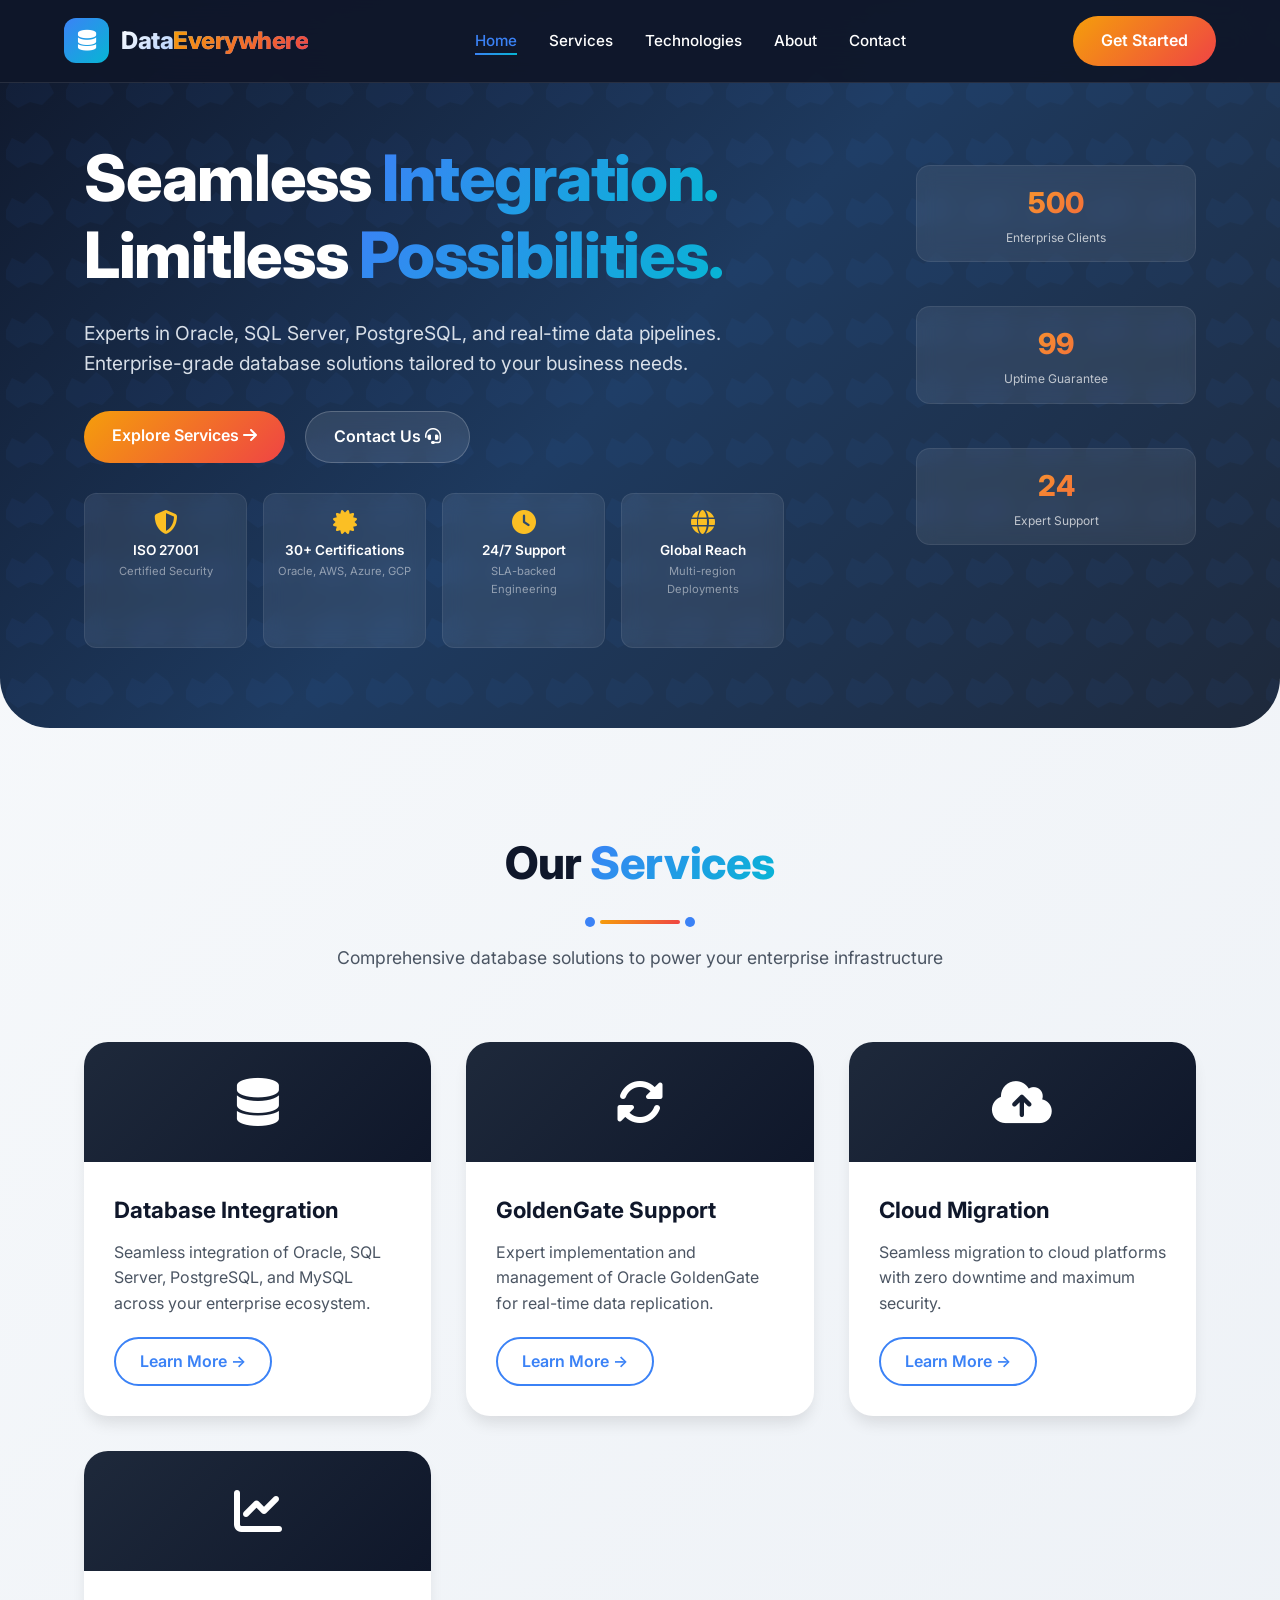
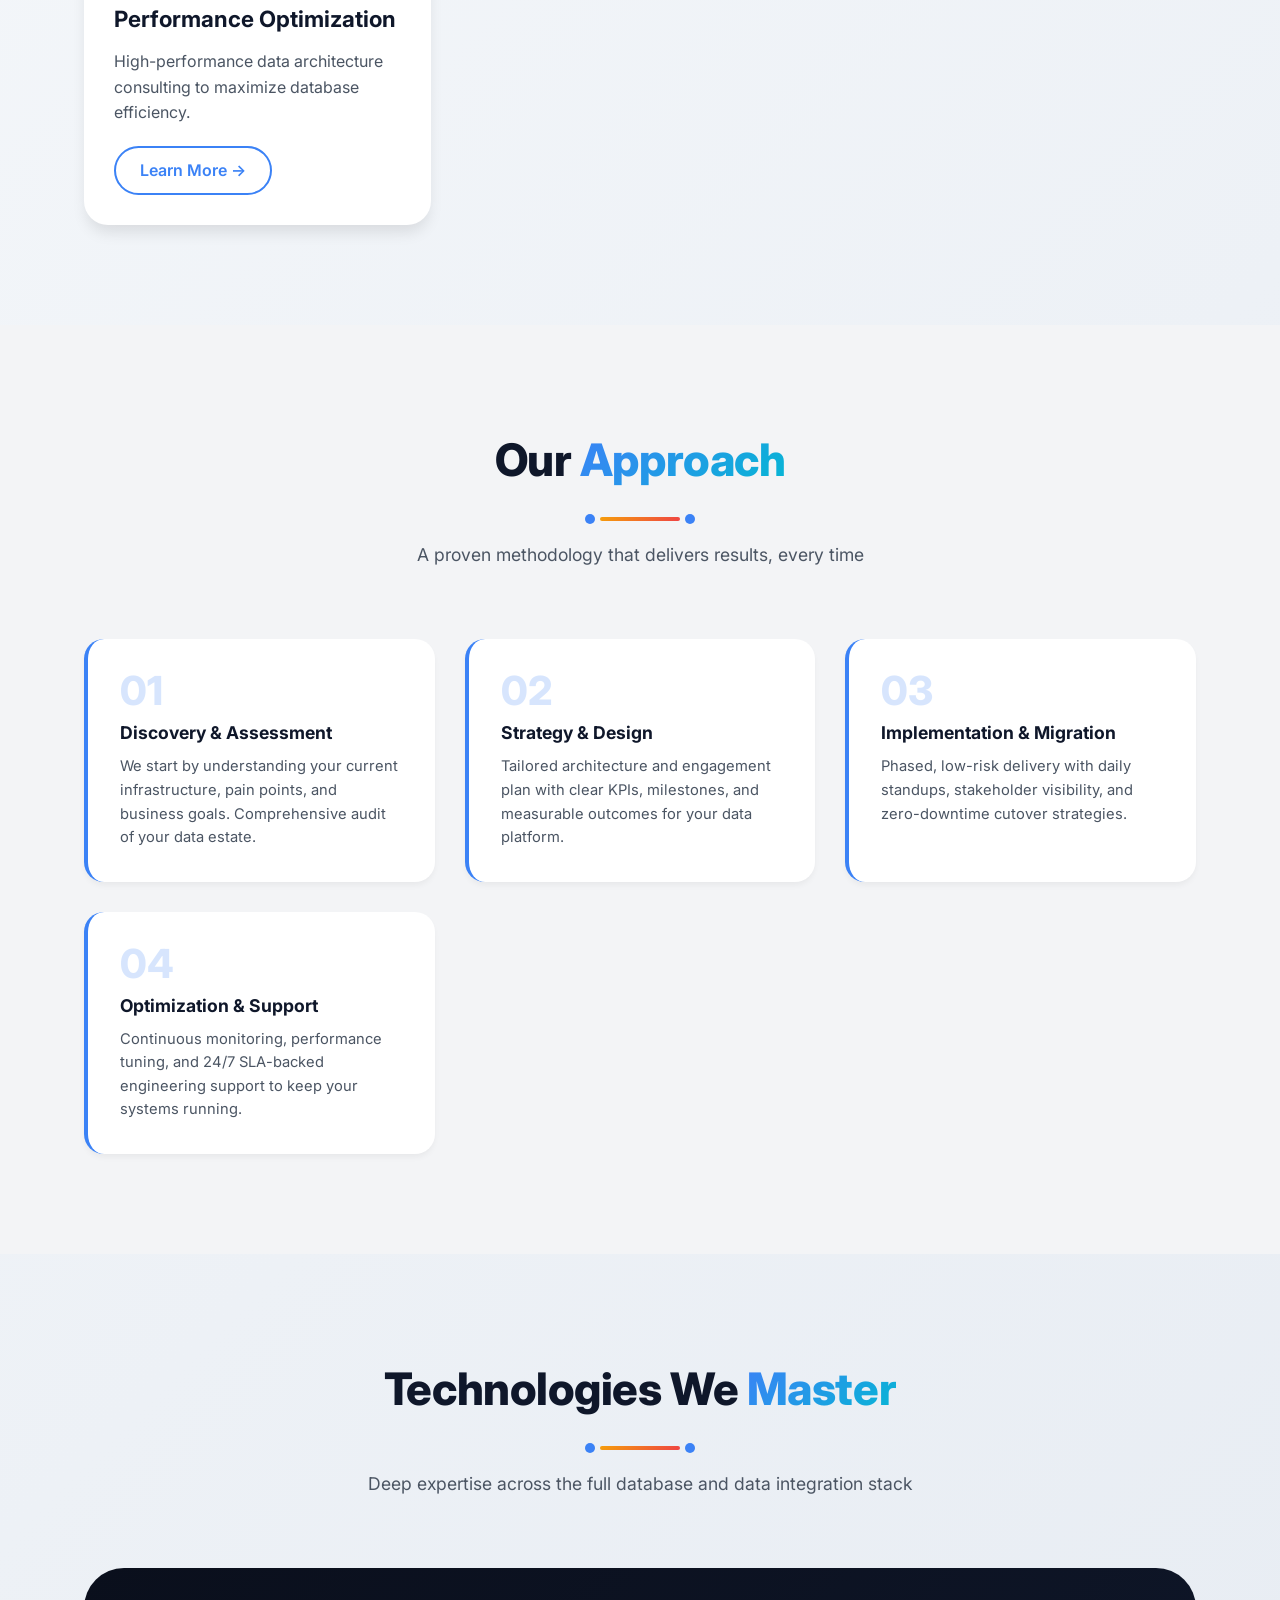
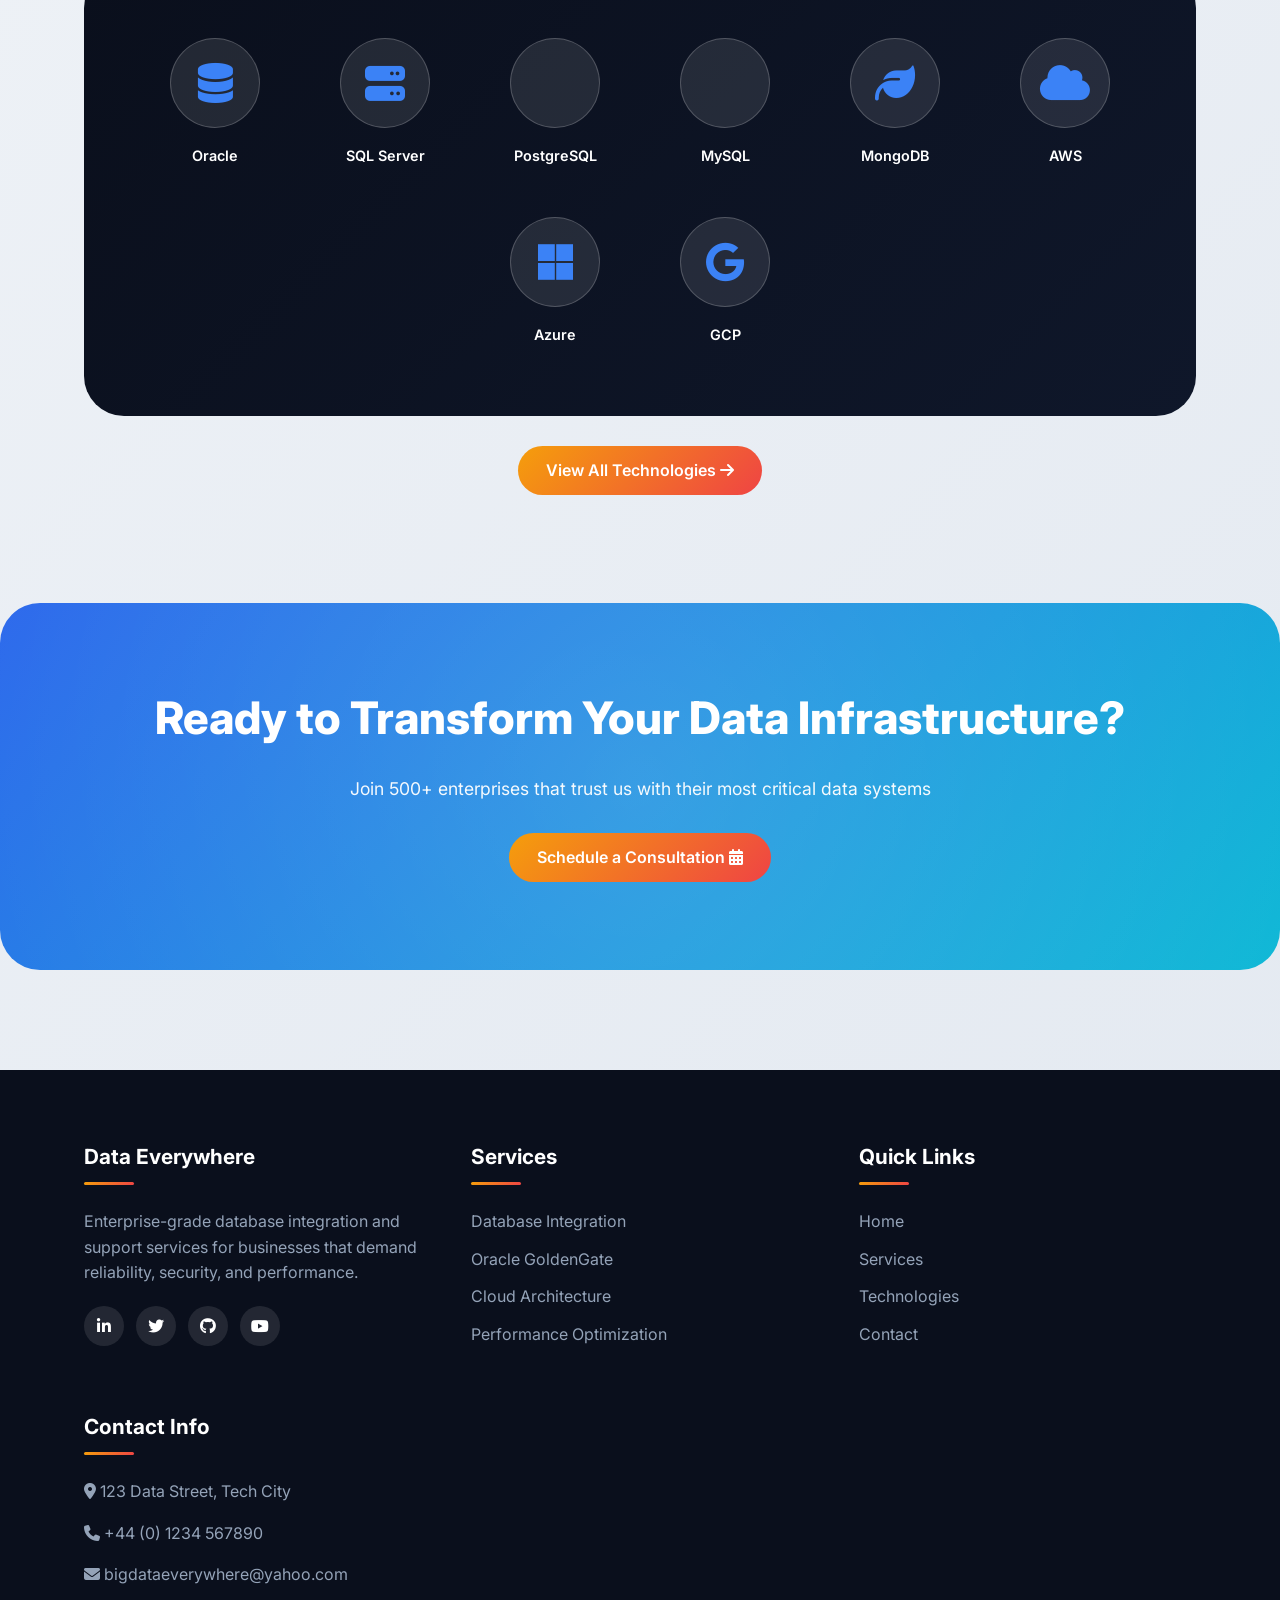
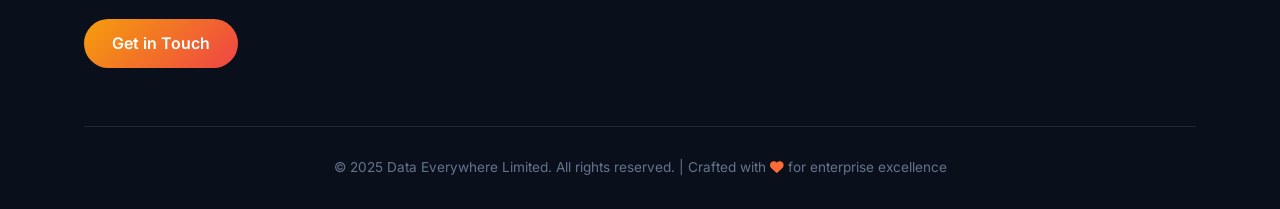
<file: index.html>
<!DOCTYPE html>
<html lang="en">
<head>
  <meta charset="UTF-8" />
  <meta name="viewport" content="width=device-width, initial-scale=1.0" />
  <title>Data Everywhere Limited | Enterprise Database Solutions</title>
  <link href="https://fonts.googleapis.com/css2?family=Inter:wght@300;400;500;600;700;800&display=swap" rel="stylesheet" />
  <link rel="stylesheet" href="https://cdnjs.cloudflare.com/ajax/libs/font-awesome/6.4.0/css/all.min.css" />
  <link rel="stylesheet" href="css/style.css" />
  <style>
    .trust-badge-grid {
      display: grid;
      grid-template-columns: repeat(auto-fit, minmax(150px, 1fr));
      gap: 16px;
      margin-top: 30px;
    }
    .trust-badge {
      background: rgba(255,255,255,0.08);
      backdrop-filter: blur(10px);
      border-radius: 12px;
      padding: 16px 14px;
      text-align: center;
      border: 1px solid rgba(255,255,255,0.08);
    }
    .trust-badge i {
      font-size: 1.5rem;
      color: var(--accent-light);
      margin-bottom: 6px;
    }
    .trust-badge h4 {
      color: white;
      font-size: 0.85rem;
      margin-bottom: 2px;
      font-weight: 600;
    }
    .trust-badge p {
      color: rgba(255,255,255,0.5);
      font-size: 0.7rem;
    }
    .approach-grid {
      display: grid;
      grid-template-columns: repeat(auto-fit, minmax(260px, 1fr));
      gap: 30px;
      margin-top: 30px;
    }
    .approach-card {
      background: var(--bg-card);
      border-radius: 20px;
      padding: 32px;
      box-shadow: var(--shadow-sm);
      border-left: 4px solid var(--secondary);
      transition: all 0.3s ease;
    }
    .approach-card:hover {
      transform: translateY(-6px);
      box-shadow: var(--shadow-md);
    }
    .approach-card .step-num {
      font-size: 2.5rem;
      font-weight: 800;
      color: var(--secondary);
      opacity: 0.2;
      margin-bottom: 8px;
      line-height: 1;
    }
    .approach-card h4 {
      color: var(--primary);
      font-size: 1.1rem;
      font-weight: 700;
      margin-bottom: 8px;
    }
    .approach-card p {
      color: var(--text-light);
      font-size: 0.92rem;
      line-height: 1.6;
    }
    .hero-wrapper {
      display: grid;
      grid-template-columns: 1fr 280px;
      gap: 40px;
      align-items: start;
    }
    .hero-content-wrapper {
      min-width: 0;
    }
    .floating-stats-wrapper {
      display: flex;
      flex-direction: column;
      gap: 14px;
      padding-top: 10px;
    }
    .floating-stats-wrapper .stat-card {
      background: rgba(255, 255, 255, 0.08);
      backdrop-filter: blur(10px);
      border-radius: 14px;
      padding: 14px 20px;
      text-align: center;
      border: 1px solid rgba(255,255,255,0.08);
      transition: all 0.3s ease;
      animation: none;
    }
    .floating-stats-wrapper .stat-card:hover {
      background: rgba(255, 255, 255, 0.15);
      transform: translateX(4px);
    }
    .floating-stats-wrapper .stat-number {
      font-size: 1.8rem;
      font-weight: 800;
      background: linear-gradient(135deg, #fbbf24, #ef4444);
      -webkit-background-clip: text;
      background-clip: text;
      color: transparent;
    }
    .floating-stats-wrapper .stat-label {
      font-size: 0.75rem;
      color: rgba(255, 255, 255, 0.7);
      margin-top: 2px;
    }
    .hero {
      padding: 140px 0 80px;
    }
    .section.alt {
      background: var(--bg-light);
    }
    @media (max-width: 992px) {
      .hero-wrapper {
        grid-template-columns: 1fr;
        gap: 30px;
      }
      .floating-stats-wrapper {
        display: grid;
        grid-template-columns: repeat(3, 1fr);
        gap: 14px;
      }
    }
    @media (max-width: 576px) {
      .floating-stats-wrapper {
        grid-template-columns: 1fr;
      }
      .trust-badge-grid {
        grid-template-columns: repeat(2, 1fr);
      }
    }
  </style>
</head>
<body>
  <header>
    <div class="container header-container">
      <a href="index.html" class="logo">
        <div class="logo-icon"><i class="fas fa-database"></i></div>
        <h1>Data<span>Everywhere</span></h1>
      </a>
      <nav>
        <ul id="nav-menu">
          <li><a href="index.html" class="active">Home</a></li>
          <li><a href="services.html">Services</a></li>
          <li><a href="technologies.html">Technologies</a></li>
          <li><a href="about.html">About</a></li> 
          <li><a href="contact.html">Contact</a></li>
        </ul>
      </nav>
      <a href="contact.html" class="cta-button" data-testid="header-get-started-btn">Get Started</a>
      <button class="mobile-menu-btn" onclick="toggleMenu()"><i class="fas fa-bars"></i></button>
    </div>
  </header>

  <main>
    <section class="hero">
      <div class="container">
        <div class="hero-wrapper">
          <div class="hero-content-wrapper">
            <div class="hero-content">
              <h2>Seamless <span>Integration.</span><br />Limitless <span>Possibilities.</span></h2>
              <p>Experts in Oracle, SQL Server, PostgreSQL, and real-time data pipelines. Enterprise-grade database solutions tailored to your business needs.</p>
              <div class="hero-buttons">
                <a href="services.html" class="cta-button" data-testid="hero-explore-services-btn">Explore Services <i class="fas fa-arrow-right"></i></a>
                <a href="contact.html" class="secondary-button" data-testid="hero-contact-btn">Contact Us <i class="fas fa-headset"></i></a>
              </div>
              <div class="trust-badge-grid">
                <div class="trust-badge">
                  <i class="fas fa-shield-alt"></i>
                  <h4>ISO 27001</h4>
                  <p>Certified Security</p>
                </div>
                <div class="trust-badge">
                  <i class="fas fa-certificate"></i>
                  <h4>30+ Certifications</h4>
                  <p>Oracle, AWS, Azure, GCP</p>
                </div>
                <div class="trust-badge">
                  <i class="fas fa-clock"></i>
                  <h4>24/7 Support</h4>
                  <p>SLA-backed Engineering</p>
                </div>
                <div class="trust-badge">
                  <i class="fas fa-globe"></i>
                  <h4>Global Reach</h4>
                  <p>Multi-region Deployments</p>
                </div>
              </div>
            </div>
          </div>
          <div class="floating-stats-wrapper">
            <div class="stat-card">
              <div class="stat-number">500+</div>
              <div class="stat-label">Enterprise Clients</div>
            </div>
            <div class="stat-card">
              <div class="stat-number">99.9%</div>
              <div class="stat-label">Uptime Guarantee</div>
            </div>
            <div class="stat-card">
              <div class="stat-number">24/7</div>
              <div class="stat-label">Expert Support</div>
            </div>
          </div>
        </div>
      </div>
    </section>

    <section class="section">
      <div class="container">
        <div class="section-title">
          <h2>Our <span>Services</span></h2>
          <div class="title-line"></div>
          <p>Comprehensive database solutions to power your enterprise infrastructure</p>
        </div>
        <div class="services-grid">
          <div class="service-card" data-testid="service-card-database-integration">
            <div class="service-icon"><i class="fas fa-database"></i></div>
            <div class="service-content">
              <h3>Database Integration</h3>
              <p>Seamless integration of Oracle, SQL Server, PostgreSQL, and MySQL across your enterprise ecosystem.</p>
              <a href="database-integration.html" class="secondary-button-dark">Learn More →</a>
            </div>
          </div>
          <div class="service-card" data-testid="service-card-goldengate">
            <div class="service-icon"><i class="fas fa-sync-alt"></i></div>
            <div class="service-content">
              <h3>GoldenGate Support</h3>
              <p>Expert implementation and management of Oracle GoldenGate for real-time data replication.</p>
              <a href="oracle-goldengate.html" class="secondary-button-dark">Learn More →</a>
            </div>
          </div>
          <div class="service-card" data-testid="service-card-cloud-migration">
            <div class="service-icon"><i class="fas fa-cloud-upload-alt"></i></div>
            <div class="service-content">
              <h3>Cloud Migration</h3>
              <p>Seamless migration to cloud platforms with zero downtime and maximum security.</p>
              <a href="cloud-migration.html" class="secondary-button-dark">Learn More →</a>
            </div>
          </div>
          <div class="service-card" data-testid="service-card-performance">
            <div class="service-icon"><i class="fas fa-chart-line"></i></div>
            <div class="service-content">
              <h3>Performance Optimization</h3>
              <p>High-performance data architecture consulting to maximize database efficiency.</p>
              <a href="performance-optimization.html" class="secondary-button-dark">Learn More →</a>
            </div>
          </div>
        </div>
      </div>
    </section>

    <section class="section alt">
      <div class="container">
        <div class="section-title">
          <h2>Our <span>Approach</span></h2>
          <div class="title-line"></div>
          <p>A proven methodology that delivers results, every time</p>
        </div>
        <div class="approach-grid">
          <div class="approach-card">
            <div class="step-num">01</div>
            <h4>Discovery & Assessment</h4>
            <p>We start by understanding your current infrastructure, pain points, and business goals. Comprehensive audit of your data estate.</p>
          </div>
          <div class="approach-card">
            <div class="step-num">02</div>
            <h4>Strategy & Design</h4>
            <p>Tailored architecture and engagement plan with clear KPIs, milestones, and measurable outcomes for your data platform.</p>
          </div>
          <div class="approach-card">
            <div class="step-num">03</div>
            <h4>Implementation & Migration</h4>
            <p>Phased, low-risk delivery with daily standups, stakeholder visibility, and zero-downtime cutover strategies.</p>
          </div>
          <div class="approach-card">
            <div class="step-num">04</div>
            <h4>Optimization & Support</h4>
            <p>Continuous monitoring, performance tuning, and 24/7 SLA-backed engineering support to keep your systems running.</p>
          </div>
        </div>
      </div>
    </section>

    <section class="section">
      <div class="container">
        <div class="section-title">
          <h2>Technologies We <span>Master</span></h2>
          <div class="title-line"></div>
          <p>Deep expertise across the full database and data integration stack</p>
        </div>
        <div class="tech-stack">
          <div class="tech-grid">
            <div class="tech-item">
              <div class="tech-icon"><i class="fas fa-database"></i></div>
              <span class="tech-name">Oracle</span>
            </div>
            <div class="tech-item">
              <div class="tech-icon"><i class="fas fa-server"></i></div>
              <span class="tech-name">SQL Server</span>
            </div>
            <div class="tech-item">
              <div class="tech-icon"><i class="fas fa-elephant"></i></div>
              <span class="tech-name">PostgreSQL</span>
            </div>
            <div class="tech-item">
              <div class="tech-icon"><i class="fas fa-dolphin"></i></div>
              <span class="tech-name">MySQL</span>
            </div>
            <div class="tech-item">
              <div class="tech-icon"><i class="fas fa-leaf"></i></div>
              <span class="tech-name">MongoDB</span>
            </div>
            <div class="tech-item">
              <div class="tech-icon"><i class="fas fa-cloud"></i></div>
              <span class="tech-name">AWS</span>
            </div>
            <div class="tech-item">
              <div class="tech-icon"><i class="fab fa-microsoft"></i></div>
              <span class="tech-name">Azure</span>
            </div>
            <div class="tech-item">
              <div class="tech-icon"><i class="fab fa-google"></i></div>
              <span class="tech-name">GCP</span>
            </div>
          </div>
        </div>
        <div style="text-align: center; margin-top: 30px;">
          <a href="technologies.html" class="cta-button">View All Technologies <i class="fas fa-arrow-right"></i></a>
        </div>
      </div>
    </section>

    <section class="cta-section">
      <div class="container">
        <h2>Ready to Transform Your Data Infrastructure?</h2>
        <p>Join 500+ enterprises that trust us with their most critical data systems</p>
        <a href="contact.html" class="cta-button" data-testid="cta-schedule-consultation-btn">Schedule a Consultation <i class="fas fa-calendar-alt"></i></a>
      </div>
    </section>
  </main>

  <footer>
    <div class="container">
      <div class="footer-content">
        <div class="footer-column">
          <h3>Data Everywhere</h3>
          <p>Enterprise-grade database integration and support services for businesses that demand reliability, security, and performance.</p>
          <div class="social-links">
            <a href="#"><i class="fab fa-linkedin-in"></i></a>
            <a href="#"><i class="fab fa-twitter"></i></a>
            <a href="#"><i class="fab fa-github"></i></a>
            <a href="#"><i class="fab fa-youtube"></i></a>
          </div>
        </div>
        <div class="footer-column">
          <h3>Services</h3>
          <ul class="footer-links">
            <li><a href="database-integration.html">Database Integration</a></li>
            <li><a href="oracle-goldengate.html">Oracle GoldenGate</a></li>
            <li><a href="cloud-migration.html">Cloud Architecture</a></li>
            <li><a href="performance-optimization.html">Performance Optimization</a></li>
          </ul>
        </div>
        <div class="footer-column">
          <h3>Quick Links</h3>
          <ul class="footer-links">
            <li><a href="index.html">Home</a></li>
            <li><a href="services.html">Services</a></li>
            <li><a href="technologies.html">Technologies</a></li>
            <li><a href="contact.html">Contact</a></li>
          </ul>
        </div>
        <div class="footer-column">
          <h3>Contact Info</h3>
          <p><i class="fas fa-map-marker-alt"></i> 123 Data Street, Tech City</p>
          <p><i class="fas fa-phone"></i> +44 (0) 1234 567890</p>
          <p><i class="fas fa-envelope"></i> bigdataeverywhere@yahoo.com</p>
          <a href="contact.html" class="cta-button" style="margin-top: 15px; display: inline-block;">Get in Touch</a>
        </div>
      </div>
      <div class="copyright">
        <p>&copy; 2025 Data Everywhere Limited. All rights reserved. | Crafted with <i class="fas fa-heart" style="color: #ff6b35;"></i> for enterprise excellence</p>
      </div>
    </div>
  </footer>

  <script src="js/main.js"></script>
</body>
</html>
</file>
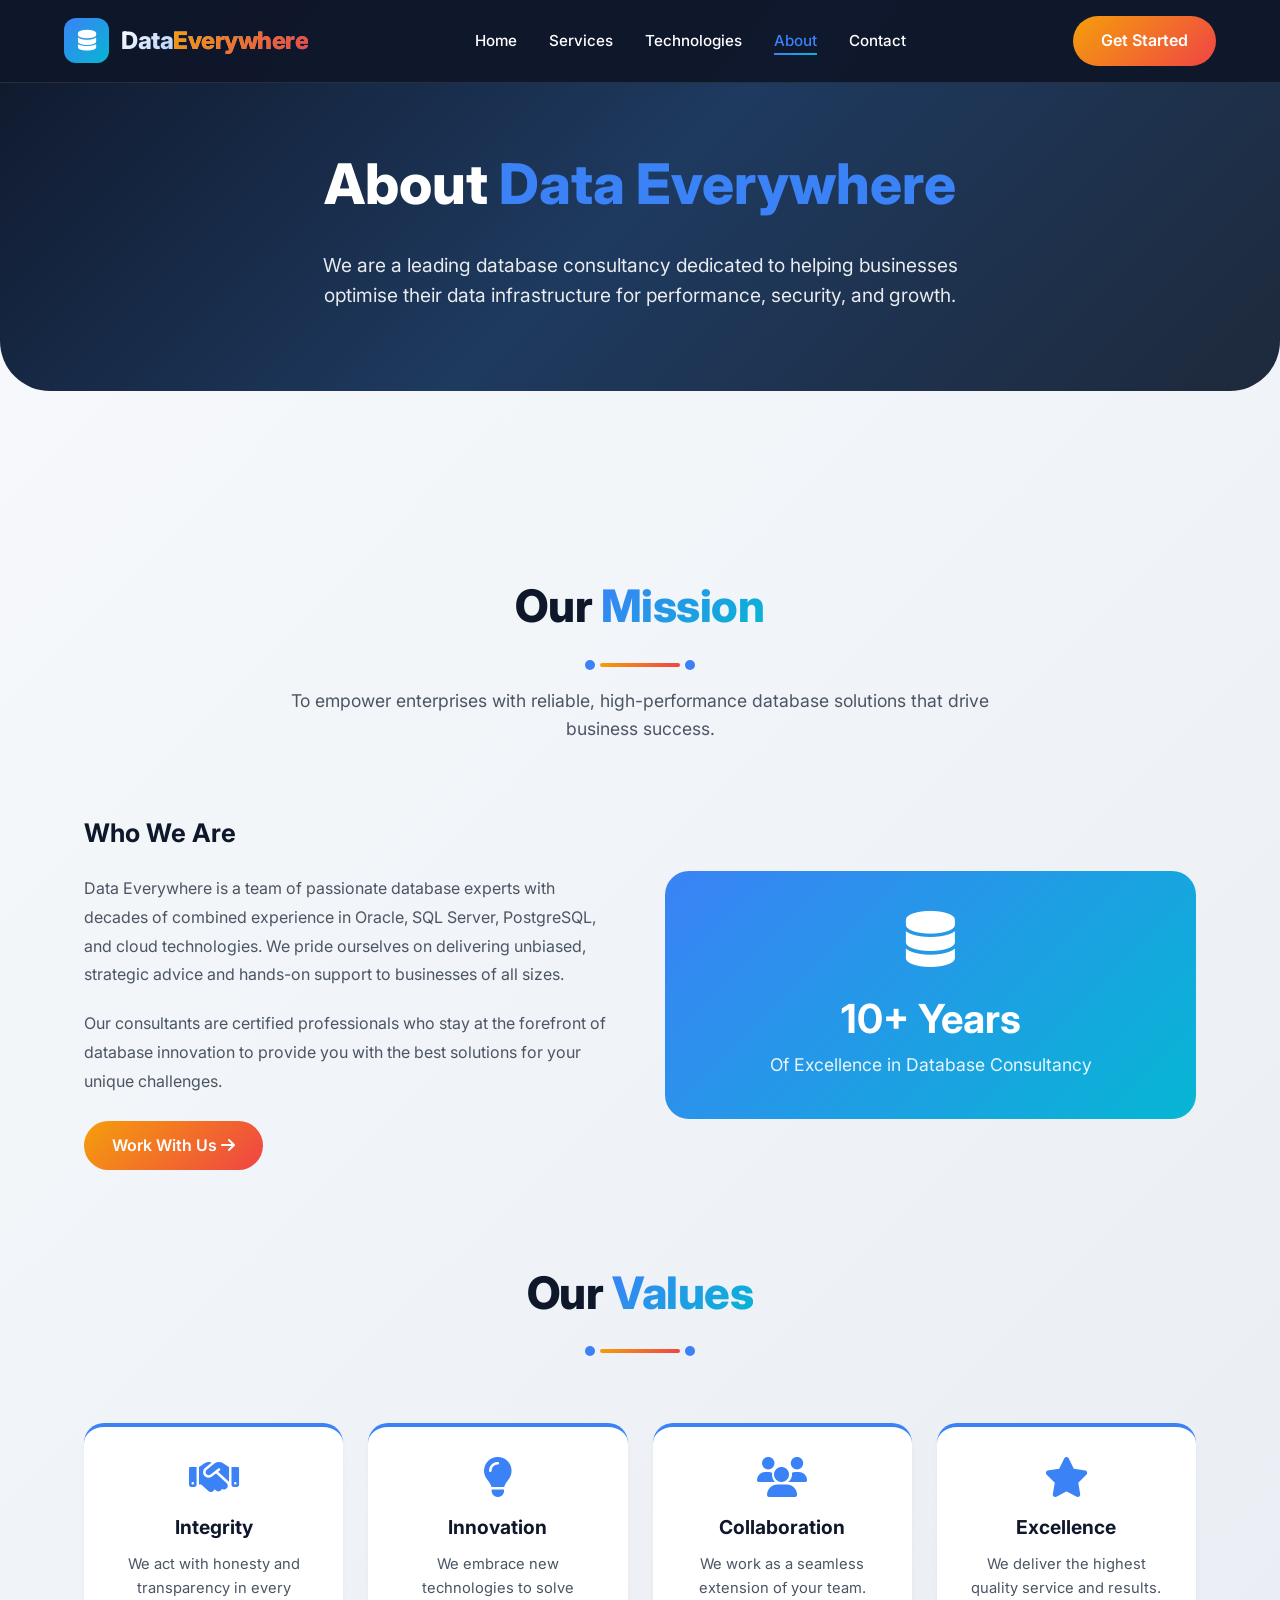
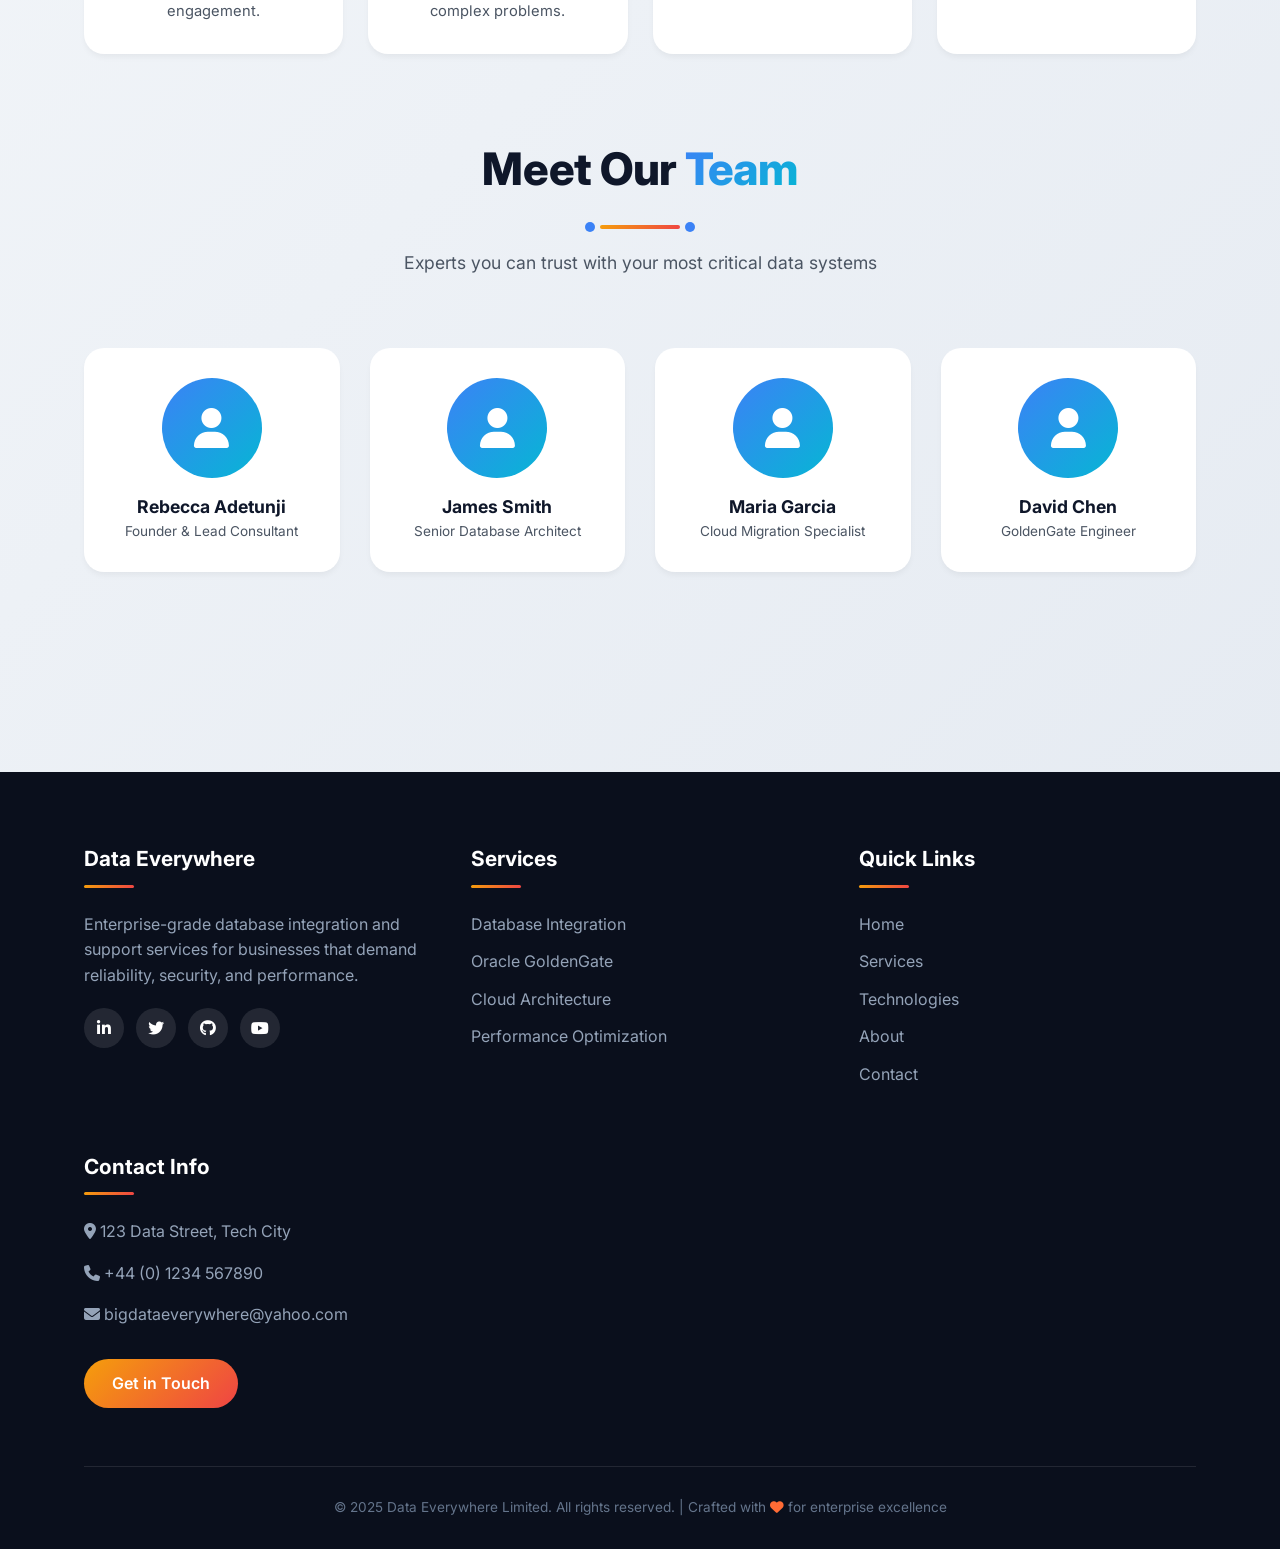
<file: about.html>
<!DOCTYPE html>
<html lang="en">
<head>
  <meta charset="UTF-8" />
  <meta name="viewport" content="width=device-width, initial-scale=1.0" />
  <title>About Us | Data Everywhere Limited</title>
  <link href="https://fonts.googleapis.com/css2?family=Inter:wght@300;400;500;600;700;800&display=swap" rel="stylesheet" />
  <link rel="stylesheet" href="https://cdnjs.cloudflare.com/ajax/libs/font-awesome/6.4.0/css/all.min.css" />
  <link rel="stylesheet" href="css/style.css" />
  <style>
    .about-header {
      background: var(--gradient-hero);
      color: white;
      padding: 140px 0 80px;
      text-align: center;
      border-radius: 0 0 50px 50px;
      margin-bottom: 80px;
    }
    .about-header h1 { font-size: 3.5rem; font-weight: 800; }
    .about-header h1 span { color: var(--secondary); }
    .about-header p { font-size: 1.2rem; max-width: 700px; margin: 20px auto 0; opacity: 0.9; }
    .about-grid {
      display: grid;
      grid-template-columns: 1fr 1fr;
      gap: 50px;
      align-items: center;
      margin: 40px 0;
    }
    .about-grid .highlight-box {
      background: var(--gradient-cyan);
      color: white;
      padding: 40px;
      border-radius: 24px;
      text-align: center;
    }
    .about-grid .highlight-box i { font-size: 3.5rem; margin-bottom: 20px; }
    .values-grid {
      display: grid;
      grid-template-columns: repeat(auto-fit, minmax(220px, 1fr));
      gap: 25px;
      margin: 40px 0;
    }
    .value-card {
      background: var(--bg-card);
      padding: 30px;
      border-radius: 20px;
      text-align: center;
      box-shadow: var(--shadow-sm);
      border-top: 4px solid var(--secondary);
      transition: all 0.3s ease;
    }
    .value-card:hover { transform: translateY(-5px); box-shadow: var(--shadow-md); }
    .value-card i { font-size: 2.5rem; color: var(--secondary); margin-bottom: 15px; }
    .value-card h4 { color: var(--primary); font-size: 1.2rem; margin-bottom: 10px; }
    .value-card p { color: var(--text-light); font-size: 0.92rem; line-height: 1.6; }
    .team-grid {
      display: grid;
      grid-template-columns: repeat(auto-fit, minmax(220px, 1fr));
      gap: 30px;
      margin-top: 40px;
    }
    .team-member {
      background: var(--bg-card);
      text-align: center;
      padding: 30px 20px;
      border-radius: 20px;
      box-shadow: var(--shadow-sm);
      transition: all 0.3s ease;
    }
    .team-member:hover { transform: translateY(-5px); box-shadow: var(--shadow-md); }
    .team-avatar {
      width: 100px;
      height: 100px;
      border-radius: 50%;
      background: var(--gradient-cyan);
      margin: 0 auto 15px;
      display: flex;
      align-items: center;
      justify-content: center;
      font-size: 2.5rem;
      color: white;
    }
    .team-member h4 { color: var(--primary); font-size: 1.1rem; }
    .team-member p { color: var(--text-light); font-size: 0.85rem; }
    @media (max-width: 768px) {
      .about-grid { grid-template-columns: 1fr; gap: 30px; }
      .about-header h1 { font-size: 2.2rem; }
    }
  </style>
</head>
<body>
  <header>
    <div class="container header-container">
      <a href="index.html" class="logo">
        <div class="logo-icon"><i class="fas fa-database"></i></div>
        <h1>Data<span>Everywhere</span></h1>
      </a>
      <nav>
        <ul id="nav-menu">
          <li><a href="index.html">Home</a></li>
          <li><a href="services.html">Services</a></li>
          <li><a href="technologies.html">Technologies</a></li>
          <li><a href="about.html" class="active">About</a></li>
          <li><a href="contact.html">Contact</a></li>
        </ul>
      </nav>
      <a href="contact.html" class="cta-button">Get Started</a>
      <button class="mobile-menu-btn" onclick="toggleMenu()"><i class="fas fa-bars"></i></button>
    </div>
  </header>

  <main>
    <section class="about-header">
      <div class="container">
        <h1>About <span>Data Everywhere</span></h1>
        <p>We are a leading database consultancy dedicated to helping businesses optimise their data infrastructure for performance, security, and growth.</p>
      </div>
    </section>

    <div class="container">
      <section class="section">
        <div class="section-title">
          <h2>Our <span>Mission</span></h2>
          <div class="title-line"></div>
          <p>To empower enterprises with reliable, high-performance database solutions that drive business success.</p>
        </div>

        <div class="about-grid">
          <div>
            <h3 style="color: var(--primary); font-size: 1.6rem; margin-bottom: 20px;">Who We Are</h3>
            <p style="color: var(--text-light); line-height: 1.8;">Data Everywhere is a team of passionate database experts with decades of combined experience in Oracle, SQL Server, PostgreSQL, and cloud technologies. We pride ourselves on delivering unbiased, strategic advice and hands-on support to businesses of all sizes.</p>
            <p style="color: var(--text-light); line-height: 1.8; margin-top: 20px;">Our consultants are certified professionals who stay at the forefront of database innovation to provide you with the best solutions for your unique challenges.</p>
            <a href="contact.html" class="cta-button" style="margin-top: 25px;">Work With Us <i class="fas fa-arrow-right"></i></a>
          </div>
          <div class="highlight-box">
            <i class="fas fa-database"></i>
            <h3 style="font-size: 2.5rem;">10+ Years</h3>
            <p style="font-size: 1.1rem; opacity: 0.9;">Of Excellence in Database Consultancy</p>
          </div>
        </div>

        <div class="section-title" style="margin-top: 80px;">
          <h2>Our <span>Values</span></h2>
          <div class="title-line"></div>
        </div>
        <div class="values-grid">
          <div class="value-card"><i class="fas fa-handshake"></i><h4>Integrity</h4><p>We act with honesty and transparency in every engagement.</p></div>
          <div class="value-card"><i class="fas fa-lightbulb"></i><h4>Innovation</h4><p>We embrace new technologies to solve complex problems.</p></div>
          <div class="value-card"><i class="fas fa-users"></i><h4>Collaboration</h4><p>We work as a seamless extension of your team.</p></div>
          <div class="value-card"><i class="fas fa-star"></i><h4>Excellence</h4><p>We deliver the highest quality service and results.</p></div>
        </div>

        <div class="section-title" style="margin-top: 80px;">
          <h2>Meet Our <span>Team</span></h2>
          <div class="title-line"></div>
          <p>Experts you can trust with your most critical data systems</p>
        </div>
        <div class="team-grid">
          <div class="team-member"><div class="team-avatar"><i class="fas fa-user"></i></div><h4>Rebecca Adetunji</h4><p>Founder & Lead Consultant</p></div>
          <div class="team-member"><div class="team-avatar"><i class="fas fa-user"></i></div><h4>James Smith</h4><p>Senior Database Architect</p></div>
          <div class="team-member"><div class="team-avatar"><i class="fas fa-user"></i></div><h4>Maria Garcia</h4><p>Cloud Migration Specialist</p></div>
          <div class="team-member"><div class="team-avatar"><i class="fas fa-user"></i></div><h4>David Chen</h4><p>GoldenGate Engineer</p></div>
        </div>
      </section>
    </div>
  </main>

  <footer>
    <div class="container">
      <div class="footer-content">
        <div class="footer-column">
          <h3>Data Everywhere</h3>
          <p>Enterprise-grade database integration and support services for businesses that demand reliability, security, and performance.</p>
          <div class="social-links">
            <a href="#"><i class="fab fa-linkedin-in"></i></a>
            <a href="#"><i class="fab fa-twitter"></i></a>
            <a href="#"><i class="fab fa-github"></i></a>
            <a href="#"><i class="fab fa-youtube"></i></a>
          </div>
        </div>
        <div class="footer-column">
          <h3>Services</h3>
          <ul class="footer-links">
            <li><a href="database-integration.html">Database Integration</a></li>
            <li><a href="oracle-goldengate.html">Oracle GoldenGate</a></li>
            <li><a href="cloud-migration.html">Cloud Architecture</a></li>
            <li><a href="performance-optimization.html">Performance Optimization</a></li>
          </ul>
        </div>
        <div class="footer-column">
          <h3>Quick Links</h3>
          <ul class="footer-links">
            <li><a href="index.html">Home</a></li>
            <li><a href="services.html">Services</a></li>
            <li><a href="technologies.html">Technologies</a></li>
            <li><a href="about.html">About</a></li>
            <li><a href="contact.html">Contact</a></li>
          </ul>
        </div>
        <div class="footer-column">
          <h3>Contact Info</h3>
          <p><i class="fas fa-map-marker-alt"></i> 123 Data Street, Tech City</p>
          <p><i class="fas fa-phone"></i> +44 (0) 1234 567890</p>
          <p><i class="fas fa-envelope"></i> bigdataeverywhere@yahoo.com</p>
          <a href="contact.html" class="cta-button" style="margin-top: 15px; display: inline-block;">Get in Touch</a>
        </div>
      </div>
      <div class="copyright">
        <p>&copy; 2025 Data Everywhere Limited. All rights reserved. | Crafted with <i class="fas fa-heart" style="color: #ff6b35;"></i> for enterprise excellence</p>
      </div>
    </div>
  </footer>

  <script src="js/main.js"></script>
</body>
</html>
</file>
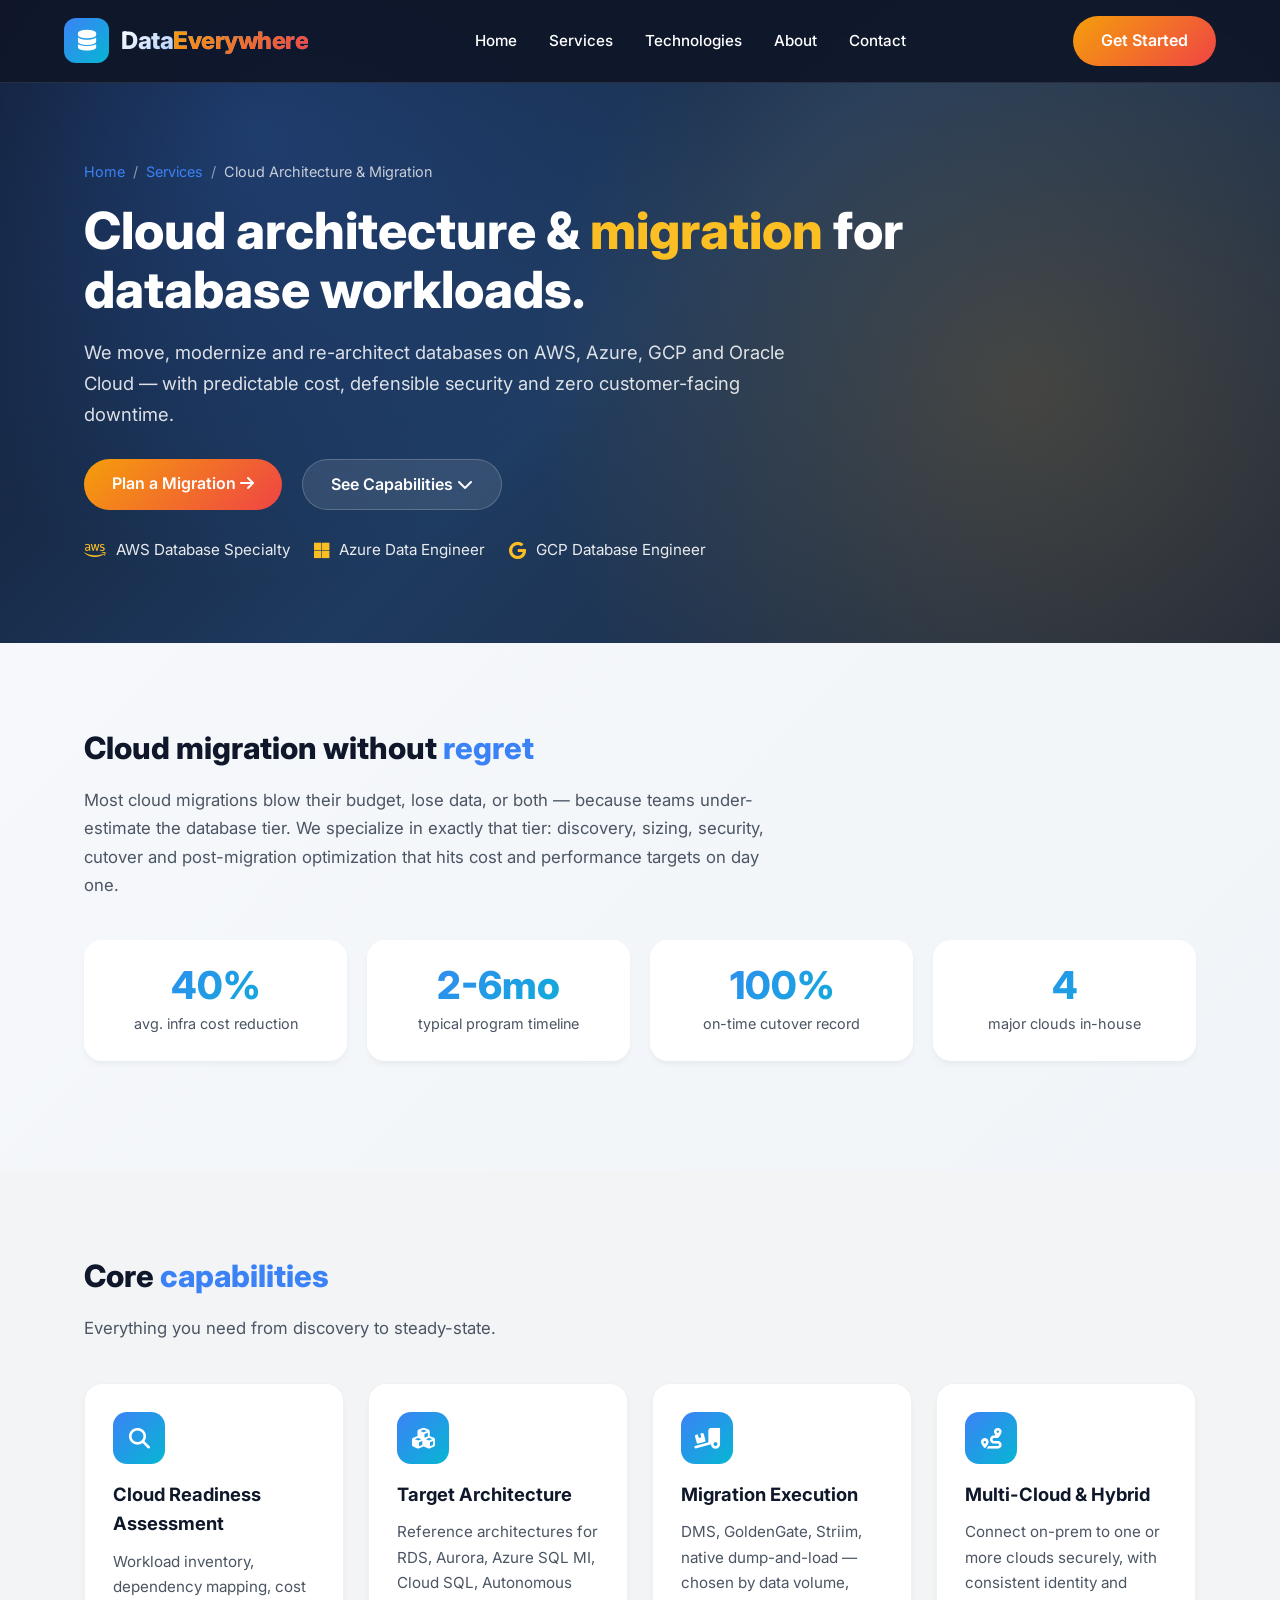
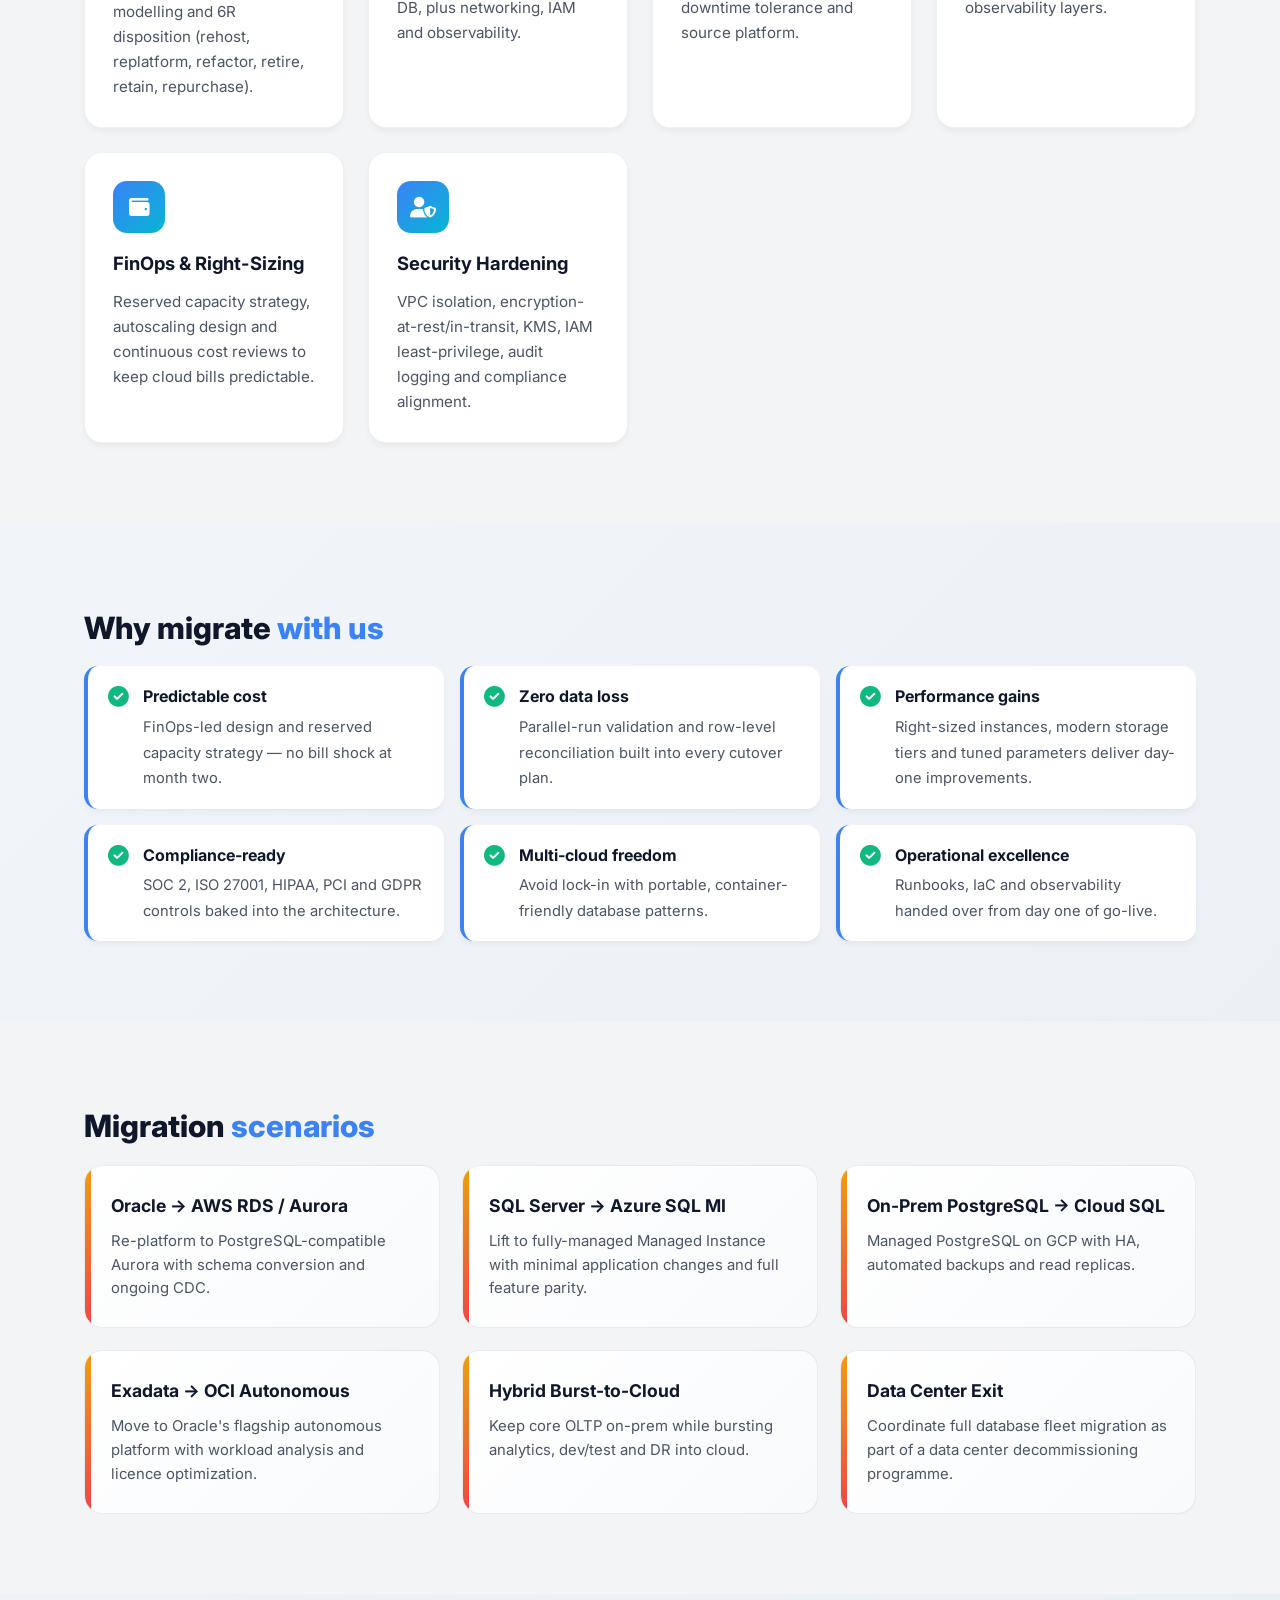
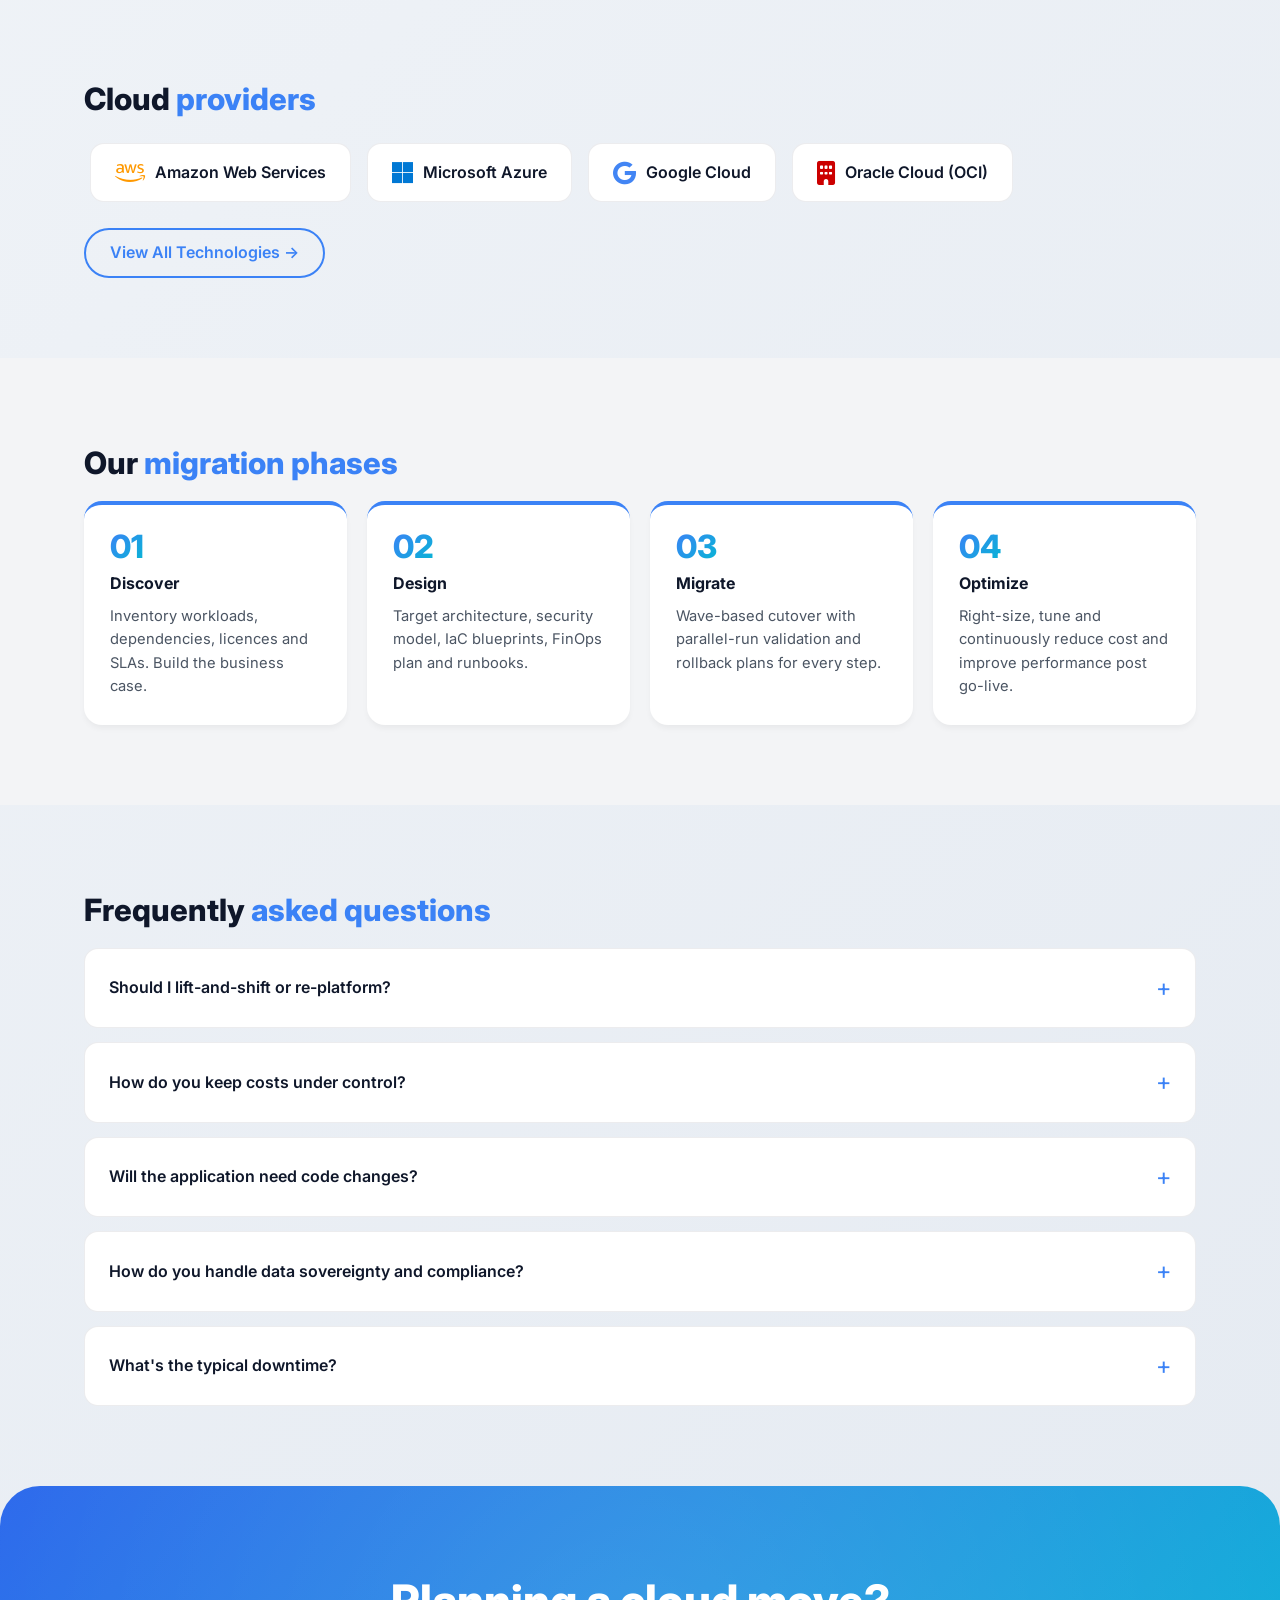
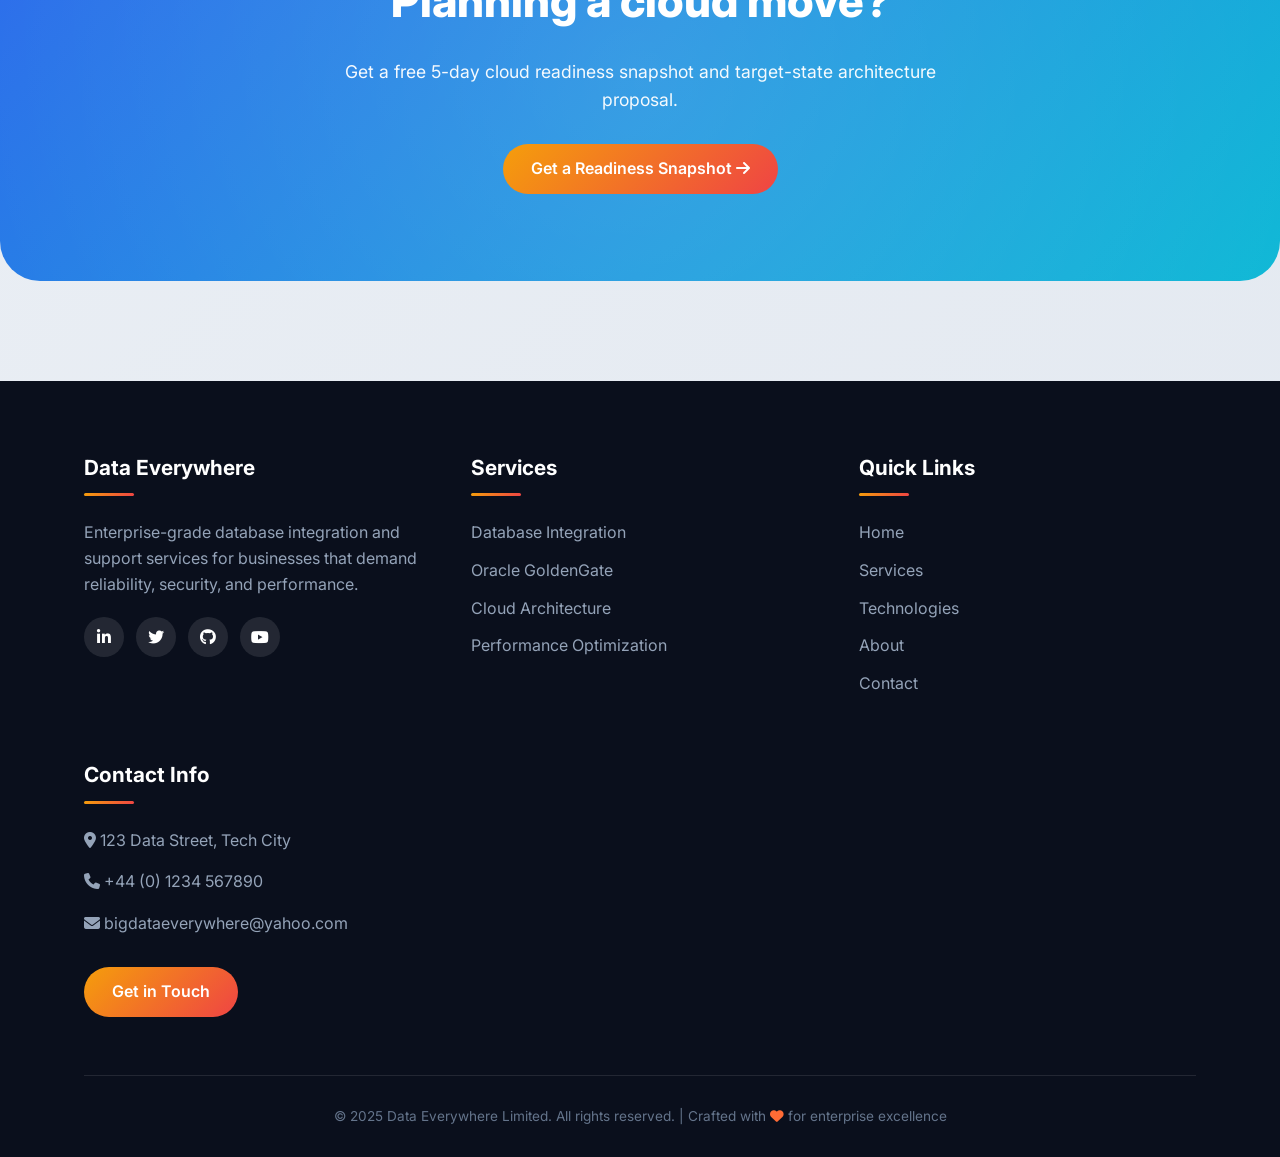
<file: cloud-migration.html>
<!DOCTYPE html>
<html lang="en">
<head>
  <meta charset="UTF-8" />
  <meta name="viewport" content="width=device-width, initial-scale=1.0" />
  <title>Cloud Architecture & Migration | Data Everywhere Limited</title>
  <link href="https://fonts.googleapis.com/css2?family=Inter:wght@300;400;500;600;700;800&display=swap" rel="stylesheet" />
  <link rel="stylesheet" href="https://cdnjs.cloudflare.com/ajax/libs/font-awesome/6.4.0/css/all.min.css" />
  <link rel="stylesheet" href="css/style.css" />
  <style>
    .cloud-provider-badge {
      display: inline-flex;
      align-items: center;
      gap: 10px;
      background: var(--bg-card);
      border-radius: 14px;
      padding: 16px 24px;
      margin: 6px;
      border: 1px solid rgba(15,23,42,0.08);
      font-weight: 600;
      color: var(--primary);
    }
    .cloud-provider-badge i { font-size: 1.5rem; }
    .breadcrumb a { color: var(--secondary); text-decoration: none; }
    .breadcrumb a:hover { color: var(--accent-light); }
  </style>
</head>
<body>
  <header>
    <div class="container header-container">
      <a href="index.html" class="logo">
        <div class="logo-icon"><i class="fas fa-database"></i></div>
        <h1>Data<span>Everywhere</span></h1>
      </a>
      <nav>
        <ul id="nav-menu">
          <li><a href="index.html">Home</a></li>
          <li><a href="services.html" class="active">Services</a></li>
          <li><a href="technologies.html">Technologies</a></li>
          <li><a href="about.html">About</a></li>
          <li><a href="contact.html">Contact</a></li>
        </ul>
      </nav>
      <a href="contact.html" class="cta-button">Get Started</a>
      <button class="mobile-menu-btn" onclick="toggleMenu()"><i class="fas fa-bars"></i></button>
    </div>
  </header>

  <main data-testid="page-cloud-migration">
    <section class="subpage-hero">
      <div class="container">
        <div class="breadcrumb">
          <a href="index.html">Home</a><span>/</span>
          <a href="services.html">Services</a><span>/</span>
          Cloud Architecture & Migration
        </div>
        <h1>Cloud architecture & <span>migration</span> for database workloads.</h1>
        <p class="lead">We move, modernize and re-architect databases on AWS, Azure, GCP and Oracle Cloud — with predictable cost, defensible security and zero customer-facing downtime.</p>
        <div class="hero-buttons">
          <a href="contact.html" class="cta-button">Plan a Migration <i class="fas fa-arrow-right"></i></a>
          <a href="#features" class="secondary-button">See Capabilities <i class="fas fa-chevron-down"></i></a>
        </div>
        <div class="hero-meta">
          <div class="hero-meta-item"><i class="fab fa-aws"></i> AWS Database Specialty</div>
          <div class="hero-meta-item"><i class="fab fa-microsoft"></i> Azure Data Engineer</div>
          <div class="hero-meta-item"><i class="fab fa-google"></i> GCP Database Engineer</div>
        </div>
      </div>
    </section>

    <section class="sub-section">
      <div class="container">
        <h2 class="sub-heading">Cloud migration without <span>regret</span></h2>
        <p class="sub-subheading">Most cloud migrations blow their budget, lose data, or both — because teams under-estimate the database tier. We specialize in exactly that tier: discovery, sizing, security, cutover and post-migration optimization that hits cost and performance targets on day one.</p>
        <div class="stat-row">
          <div class="stat-block"><div class="num">40%</div><div class="lbl">avg. infra cost reduction</div></div>
          <div class="stat-block"><div class="num">2-6mo</div><div class="lbl">typical program timeline</div></div>
          <div class="stat-block"><div class="num">100%</div><div class="lbl">on-time cutover record</div></div>
          <div class="stat-block"><div class="num">4</div><div class="lbl">major clouds in-house</div></div>
        </div>
      </div>
    </section>

    <section class="sub-section alt" id="features">
      <div class="container">
        <h2 class="sub-heading">Core <span>capabilities</span></h2>
        <p class="sub-subheading">Everything you need from discovery to steady-state.</p>
        <div class="feature-grid">
          <div class="feature-tile"><div class="ft-icon"><i class="fas fa-search"></i></div><h4>Cloud Readiness Assessment</h4><p>Workload inventory, dependency mapping, cost modelling and 6R disposition (rehost, replatform, refactor, retire, retain, repurchase).</p></div>
          <div class="feature-tile"><div class="ft-icon"><i class="fas fa-cubes"></i></div><h4>Target Architecture</h4><p>Reference architectures for RDS, Aurora, Azure SQL MI, Cloud SQL, Autonomous DB, plus networking, IAM and observability.</p></div>
          <div class="feature-tile"><div class="ft-icon"><i class="fas fa-truck-loading"></i></div><h4>Migration Execution</h4><p>DMS, GoldenGate, Striim, native dump-and-load — chosen by data volume, downtime tolerance and source platform.</p></div>
          <div class="feature-tile"><div class="ft-icon"><i class="fas fa-route"></i></div><h4>Multi-Cloud & Hybrid</h4><p>Connect on-prem to one or more clouds securely, with consistent identity and observability layers.</p></div>
          <div class="feature-tile"><div class="ft-icon"><i class="fas fa-wallet"></i></div><h4>FinOps & Right-Sizing</h4><p>Reserved capacity strategy, autoscaling design and continuous cost reviews to keep cloud bills predictable.</p></div>
          <div class="feature-tile"><div class="ft-icon"><i class="fas fa-user-shield"></i></div><h4>Security Hardening</h4><p>VPC isolation, encryption-at-rest/in-transit, KMS, IAM least-privilege, audit logging and compliance alignment.</p></div>
        </div>
      </div>
    </section>

    <section class="sub-section">
      <div class="container">
        <h2 class="sub-heading">Why migrate <span>with us</span></h2>
        <ul class="benefit-list">
          <li><i class="fas fa-check-circle"></i><div><strong>Predictable cost</strong><span>FinOps-led design and reserved capacity strategy — no bill shock at month two.</span></div></li>
          <li><i class="fas fa-check-circle"></i><div><strong>Zero data loss</strong><span>Parallel-run validation and row-level reconciliation built into every cutover plan.</span></div></li>
          <li><i class="fas fa-check-circle"></i><div><strong>Performance gains</strong><span>Right-sized instances, modern storage tiers and tuned parameters deliver day-one improvements.</span></div></li>
          <li><i class="fas fa-check-circle"></i><div><strong>Compliance-ready</strong><span>SOC 2, ISO 27001, HIPAA, PCI and GDPR controls baked into the architecture.</span></div></li>
          <li><i class="fas fa-check-circle"></i><div><strong>Multi-cloud freedom</strong><span>Avoid lock-in with portable, container-friendly database patterns.</span></div></li>
          <li><i class="fas fa-check-circle"></i><div><strong>Operational excellence</strong><span>Runbooks, IaC and observability handed over from day one of go-live.</span></div></li>
        </ul>
      </div>
    </section>

    <section class="sub-section alt">
      <div class="container">
        <h2 class="sub-heading">Migration <span>scenarios</span></h2>
        <div class="usecase-grid">
          <div class="usecase-card"><h4>Oracle → AWS RDS / Aurora</h4><p>Re-platform to PostgreSQL-compatible Aurora with schema conversion and ongoing CDC.</p></div>
          <div class="usecase-card"><h4>SQL Server → Azure SQL MI</h4><p>Lift to fully-managed Managed Instance with minimal application changes and full feature parity.</p></div>
          <div class="usecase-card"><h4>On-Prem PostgreSQL → Cloud SQL</h4><p>Managed PostgreSQL on GCP with HA, automated backups and read replicas.</p></div>
          <div class="usecase-card"><h4>Exadata → OCI Autonomous</h4><p>Move to Oracle's flagship autonomous platform with workload analysis and licence optimization.</p></div>
          <div class="usecase-card"><h4>Hybrid Burst-to-Cloud</h4><p>Keep core OLTP on-prem while bursting analytics, dev/test and DR into cloud.</p></div>
          <div class="usecase-card"><h4>Data Center Exit</h4><p>Coordinate full database fleet migration as part of a data center decommissioning programme.</p></div>
        </div>
      </div>
    </section>

    <section class="sub-section">
      <div class="container">
        <h2 class="sub-heading">Cloud <span>providers</span></h2>
        <div>
          <span class="cloud-provider-badge"><i class="fab fa-aws" style="color: #ff9900;"></i> Amazon Web Services</span>
          <span class="cloud-provider-badge"><i class="fab fa-microsoft" style="color: #0078d4;"></i> Microsoft Azure</span>
          <span class="cloud-provider-badge"><i class="fab fa-google" style="color: #4285f4;"></i> Google Cloud</span>
          <span class="cloud-provider-badge"><i class="fas fa-building" style="color: #cc0000;"></i> Oracle Cloud (OCI)</span>
        </div>
        <div style="margin-top: 20px;">
          <a href="technologies.html" class="secondary-button-dark">View All Technologies →</a>
        </div>
      </div>
    </section>

    <section class="sub-section alt">
      <div class="container">
        <h2 class="sub-heading">Our <span>migration phases</span></h2>
        <div class="process-timeline">
          <div class="timeline-step"><div class="ts-num">01</div><h4>Discover</h4><p>Inventory workloads, dependencies, licences and SLAs. Build the business case.</p></div>
          <div class="timeline-step"><div class="ts-num">02</div><h4>Design</h4><p>Target architecture, security model, IaC blueprints, FinOps plan and runbooks.</p></div>
          <div class="timeline-step"><div class="ts-num">03</div><h4>Migrate</h4><p>Wave-based cutover with parallel-run validation and rollback plans for every step.</p></div>
          <div class="timeline-step"><div class="ts-num">04</div><h4>Optimize</h4><p>Right-size, tune and continuously reduce cost and improve performance post go-live.</p></div>
        </div>
      </div>
    </section>

    <section class="sub-section">
      <div class="container">
        <h2 class="sub-heading">Frequently <span>asked questions</span></h2>
        <div class="faq-list">
          <details class="faq-item"><summary>Should I lift-and-shift or re-platform?</summary><p>It depends on your timeline, total cost of ownership goals and how much your application coupling allows. Our assessment phase models both scenarios so you can choose with data, not gut feel.</p></details>
          <details class="faq-item"><summary>How do you keep costs under control?</summary><p>FinOps is built into every engagement. We model reserved capacity, savings plans, autoscaling triggers and storage tiers up-front, then run monthly cost reviews post-migration.</p></details>
          <details class="faq-item"><summary>Will the application need code changes?</summary><p>For lift-and-shift, usually no. For re-platform (e.g., Oracle → PostgreSQL), we use AWS SCT, Babelfish or custom mappers to minimize changes — and quantify them in the design phase.</p></details>
          <details class="faq-item"><summary>How do you handle data sovereignty and compliance?</summary><p>Region selection, encryption keys, audit logging and access boundaries are designed against your specific regulatory frameworks (GDPR, HIPAA, FINRA, etc.) from day one.</p></details>
          <details class="faq-item"><summary>What's the typical downtime?</summary><p>For most engagements: zero. We use CDC-based parallel-run and DNS cutover. Where downtime is unavoidable, we plan and announce it within agreed maintenance windows.</p></details>
        </div>
      </div>
    </section>

    <section class="cta-section">
      <div class="container">
        <h2>Planning a cloud move?</h2>
        <p>Get a free 5-day cloud readiness snapshot and target-state architecture proposal.</p>
        <a href="contact.html" class="cta-button" data-testid="cloud-migration-cta">Get a Readiness Snapshot <i class="fas fa-arrow-right"></i></a>
      </div>
    </section>
  </main>

  <footer>
    <div class="container">
      <div class="footer-content">
        <div class="footer-column">
          <h3>Data Everywhere</h3>
          <p>Enterprise-grade database integration and support services for businesses that demand reliability, security, and performance.</p>
          <div class="social-links">
            <a href="#"><i class="fab fa-linkedin-in"></i></a>
            <a href="#"><i class="fab fa-twitter"></i></a>
            <a href="#"><i class="fab fa-github"></i></a>
            <a href="#"><i class="fab fa-youtube"></i></a>
          </div>
        </div>
        <div class="footer-column">
          <h3>Services</h3>
          <ul class="footer-links">
            <li><a href="database-integration.html">Database Integration</a></li>
            <li><a href="oracle-goldengate.html">Oracle GoldenGate</a></li>
            <li><a href="cloud-migration.html">Cloud Architecture</a></li>
            <li><a href="performance-optimization.html">Performance Optimization</a></li>
          </ul>
        </div>
        <div class="footer-column">
          <h3>Quick Links</h3>
          <ul class="footer-links">
            <li><a href="index.html">Home</a></li>
            <li><a href="services.html">Services</a></li>
            <li><a href="technologies.html">Technologies</a></li>
            <li><a href="about.html">About</a></li>
            <li><a href="contact.html">Contact</a></li>
          </ul>
        </div>
        <div class="footer-column">
          <h3>Contact Info</h3>
          <p><i class="fas fa-map-marker-alt"></i> 123 Data Street, Tech City</p>
          <p><i class="fas fa-phone"></i> +44 (0) 1234 567890</p>
          <p><i class="fas fa-envelope"></i> bigdataeverywhere@yahoo.com</p>
          <a href="contact.html" class="cta-button" style="margin-top: 15px; display: inline-block;">Get in Touch</a>
        </div>
      </div>
      <div class="copyright">
        <p>&copy; 2025 Data Everywhere Limited. All rights reserved. | Crafted with <i class="fas fa-heart" style="color: #ff6b35;"></i> for enterprise excellence</p>
      </div>
    </div>
  </footer>

  <script src="js/main.js"></script>
</body>
</html>
</file>
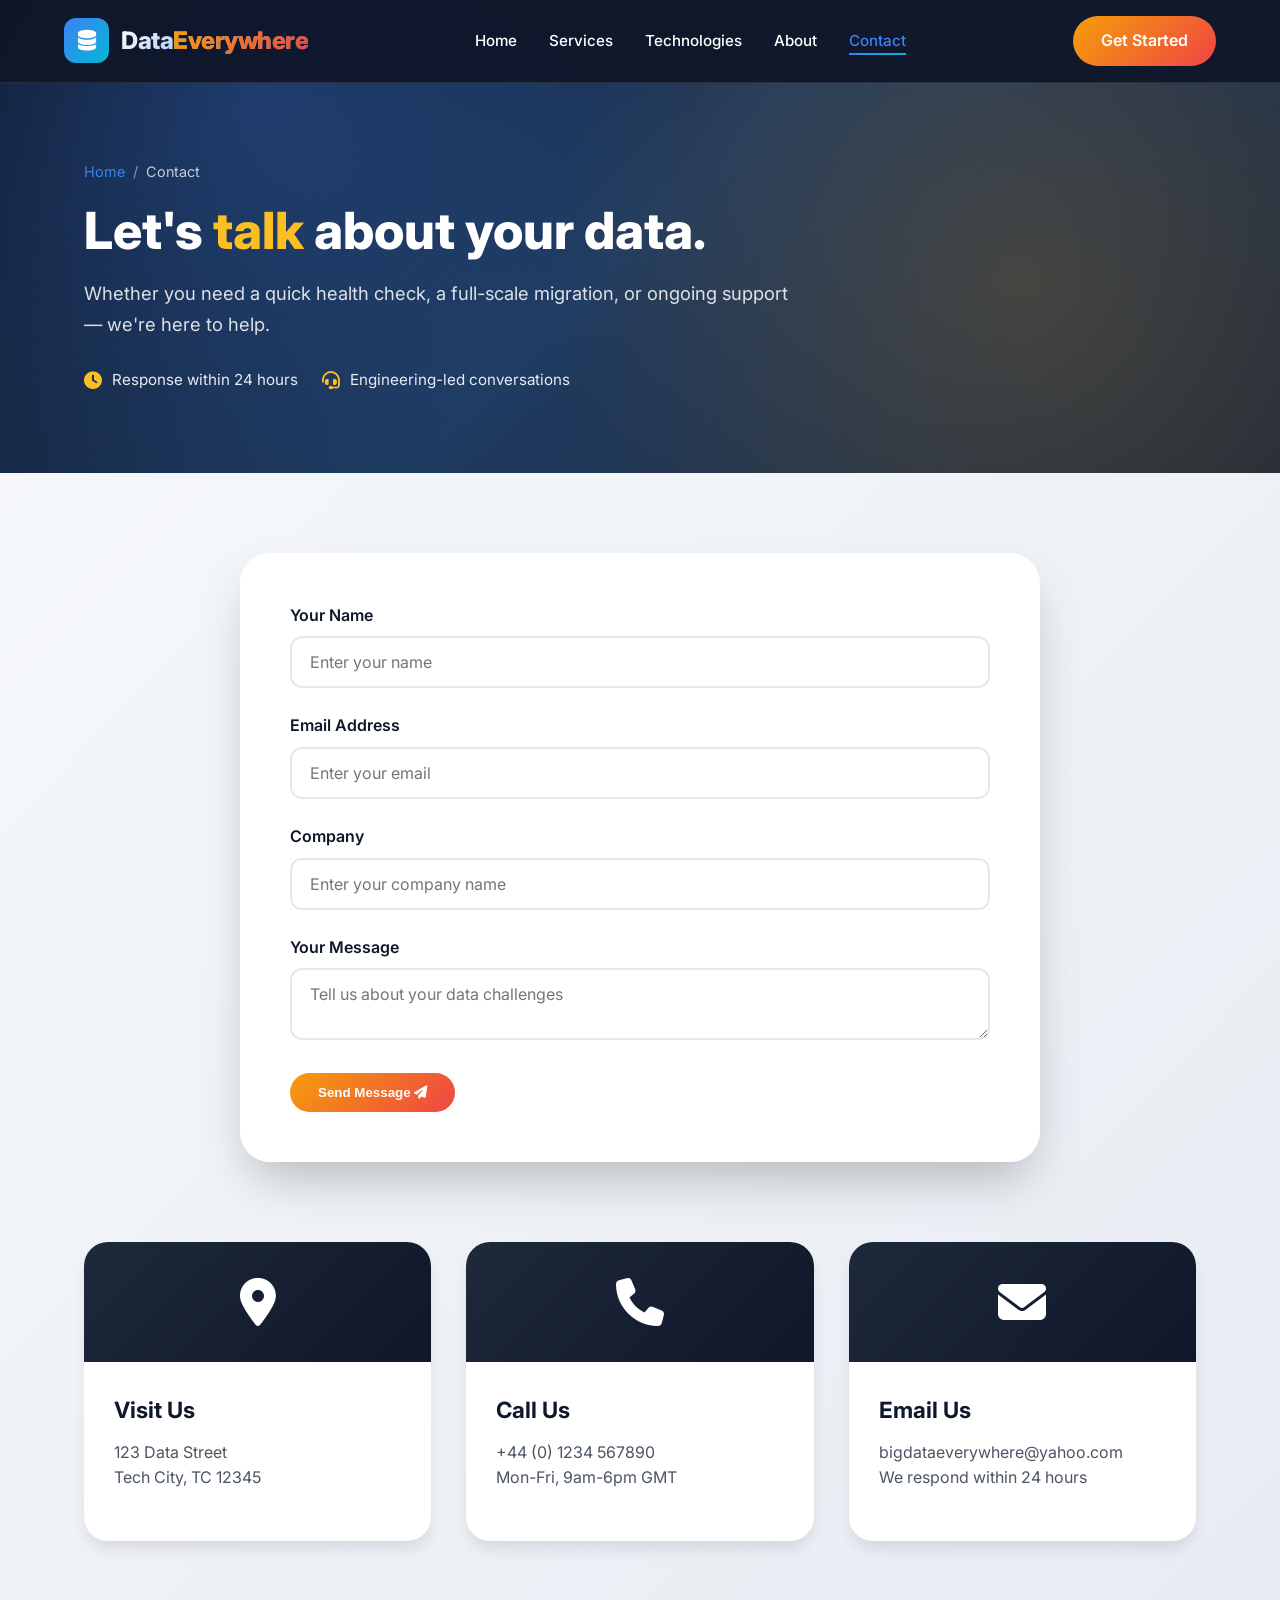
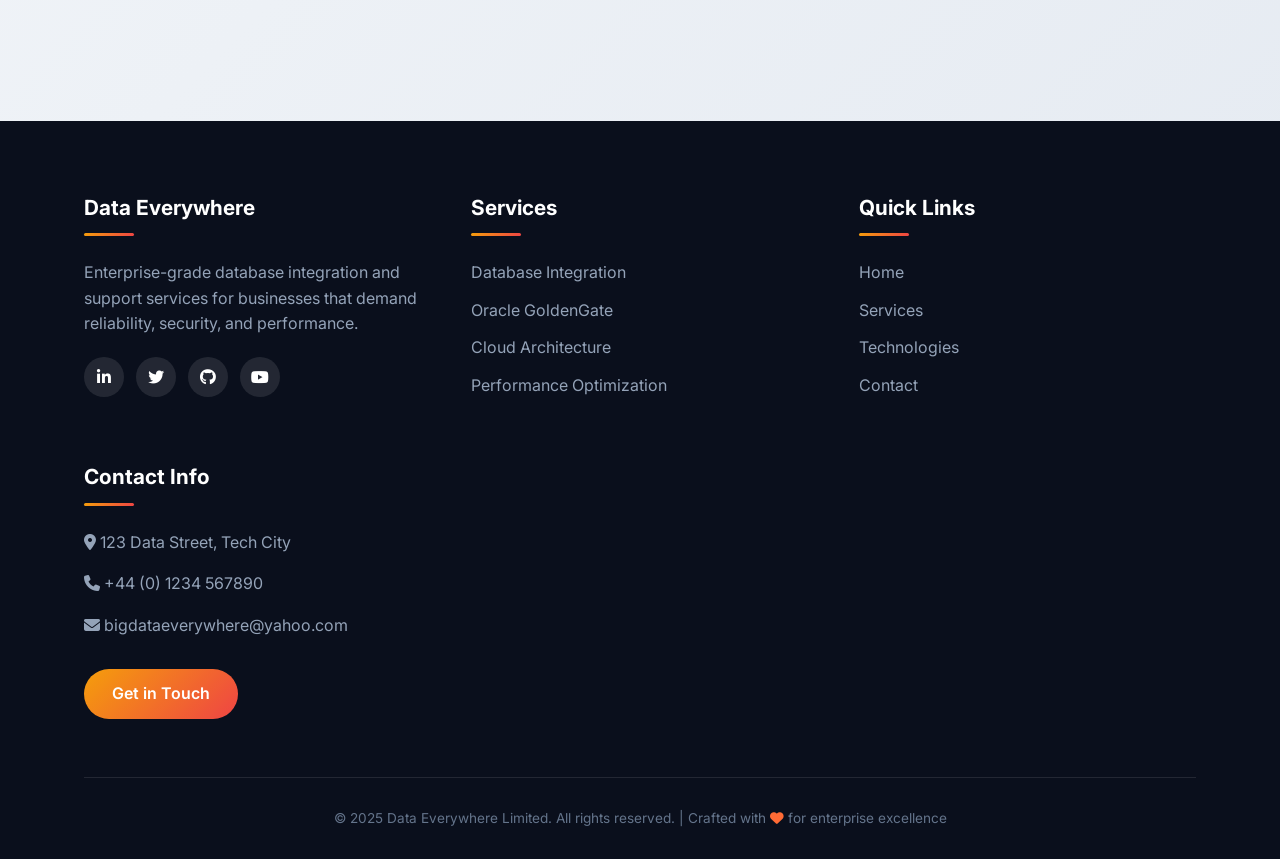
<file: contact.html>
<!DOCTYPE html>
<html lang="en">
<head>
  <meta charset="UTF-8" />
  <meta name="viewport" content="width=device-width, initial-scale=1.0" />
  <title>Contact Us | Data Everywhere Limited</title>
  <link href="https://fonts.googleapis.com/css2?family=Inter:wght@300;400;500;600;700;800&display=swap" rel="stylesheet" />
  <link rel="stylesheet" href="https://cdnjs.cloudflare.com/ajax/libs/font-awesome/6.4.0/css/all.min.css" />
  <link rel="stylesheet" href="css/style.css" />
  <style>
    .breadcrumb a { color: var(--secondary); text-decoration: none; }
    .breadcrumb a:hover { color: var(--accent-light); }
  </style>
</head>
<body>
  <header>
    <div class="container header-container">
      <a href="index.html" class="logo">
        <div class="logo-icon"><i class="fas fa-database"></i></div>
        <h1>Data<span>Everywhere</span></h1>
      </a>
      <nav>
        <ul id="nav-menu">
          <li><a href="index.html">Home</a></li>
          <li><a href="services.html">Services</a></li>
          <li><a href="technologies.html">Technologies</a></li>
          <li><a href="about.html">About</a></li> 
          <li><a href="contact.html" class="active">Contact</a></li>
        </ul>
      </nav>
      <a href="contact.html" class="cta-button">Get Started</a>
      <button class="mobile-menu-btn" onclick="toggleMenu()"><i class="fas fa-bars"></i></button>
    </div>
  </header>

  <main>
    <section class="subpage-hero">
      <div class="container">
        <div class="breadcrumb"><a href="index.html">Home</a><span>/</span> Contact</div>
        <h1>Let's <span>talk</span> about your data.</h1>
        <p class="lead">Whether you need a quick health check, a full-scale migration, or ongoing support — we're here to help.</p>
        <div class="hero-meta">
          <div class="hero-meta-item"><i class="fas fa-clock"></i> Response within 24 hours</div>
          <div class="hero-meta-item"><i class="fas fa-headset"></i> Engineering-led conversations</div>
        </div>
      </div>
    </section>

    <section class="sub-section">
      <div class="container">
        <div class="contact-form">
          <form id="contactForm">
            <div class="form-group">
              <label for="name">Your Name</label>
              <input type="text" id="name" placeholder="Enter your name" required />
            </div>
            <div class="form-group">
              <label for="email">Email Address</label>
              <input type="email" id="email" placeholder="Enter your email" required />
            </div>
            <div class="form-group">
              <label for="company">Company</label>
              <input type="text" id="company" placeholder="Enter your company name" />
            </div>
            <div class="form-group">
              <label for="message">Your Message</label>
              <textarea id="message" placeholder="Tell us about your data challenges" required></textarea>
            </div>
            <button type="submit" class="cta-button">Send Message <i class="fas fa-paper-plane"></i></button>
          </form>
        </div>

        <div class="services-grid" style="margin-top: 80px">
          <div class="service-card">
            <div class="service-icon"><i class="fas fa-map-marker-alt"></i></div>
            <div class="service-content">
              <h3>Visit Us</h3>
              <p>123 Data Street<br />Tech City, TC 12345</p>
            </div>
          </div>
          <div class="service-card">
            <div class="service-icon"><i class="fas fa-phone"></i></div>
            <div class="service-content">
              <h3>Call Us</h3>
              <p>+44 (0) 1234 567890<br />Mon-Fri, 9am-6pm GMT</p>
            </div>
          </div>
          <div class="service-card">
            <div class="service-icon"><i class="fas fa-envelope"></i></div>
            <div class="service-content">
              <h3>Email Us</h3>
              <p>bigdataeverywhere@yahoo.com<br />We respond within 24 hours</p>
            </div>
          </div>
        </div>
      </div>
    </section>
  </main>

  <footer>
    <div class="container">
      <div class="footer-content">
        <div class="footer-column">
          <h3>Data Everywhere</h3>
          <p>Enterprise-grade database integration and support services for businesses that demand reliability, security, and performance.</p>
          <div class="social-links">
            <a href="#"><i class="fab fa-linkedin-in"></i></a>
            <a href="#"><i class="fab fa-twitter"></i></a>
            <a href="#"><i class="fab fa-github"></i></a>
            <a href="#"><i class="fab fa-youtube"></i></a>
          </div>
        </div>
        <div class="footer-column">
          <h3>Services</h3>
          <ul class="footer-links">
            <li><a href="database-integration.html">Database Integration</a></li>
            <li><a href="oracle-goldengate.html">Oracle GoldenGate</a></li>
            <li><a href="cloud-migration.html">Cloud Architecture</a></li>
            <li><a href="performance-optimization.html">Performance Optimization</a></li>
          </ul>
        </div>
        <div class="footer-column">
          <h3>Quick Links</h3>
          <ul class="footer-links">
            <li><a href="index.html">Home</a></li>
            <li><a href="services.html">Services</a></li>
            <li><a href="technologies.html">Technologies</a></li>
            <li><a href="contact.html">Contact</a></li>
          </ul>
        </div>
        <div class="footer-column">
          <h3>Contact Info</h3>
          <p><i class="fas fa-map-marker-alt"></i> 123 Data Street, Tech City</p>
          <p><i class="fas fa-phone"></i> +44 (0) 1234 567890</p>
          <p><i class="fas fa-envelope"></i> bigdataeverywhere@yahoo.com</p>
          <a href="contact.html" class="cta-button" style="margin-top: 15px; display: inline-block;">Get in Touch</a>
        </div>
      </div>
      <div class="copyright">
        <p>&copy; 2025 Data Everywhere Limited. All rights reserved. | Crafted with <i class="fas fa-heart" style="color: #ff6b35;"></i> for enterprise excellence</p>
      </div>
    </div>
  </footer>

  <script src="js/main.js"></script>
</body>
</html>
</file>
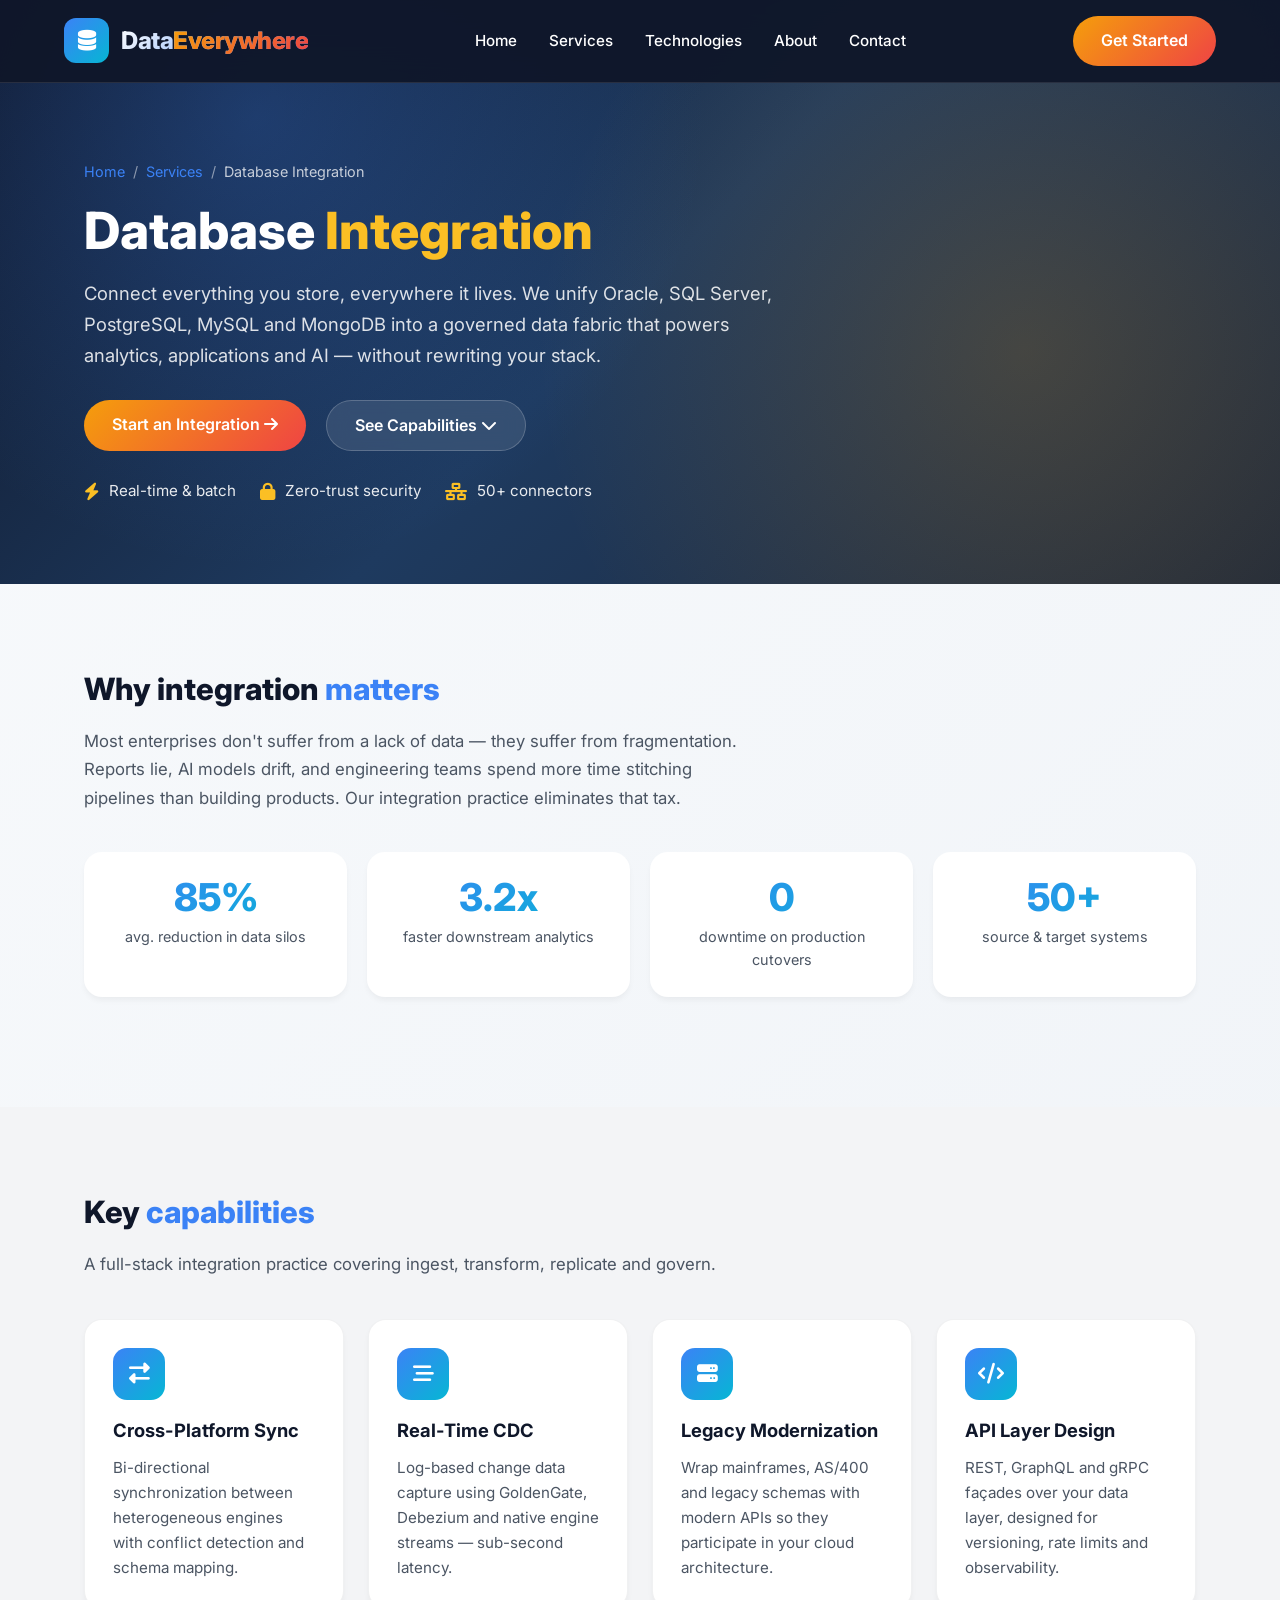
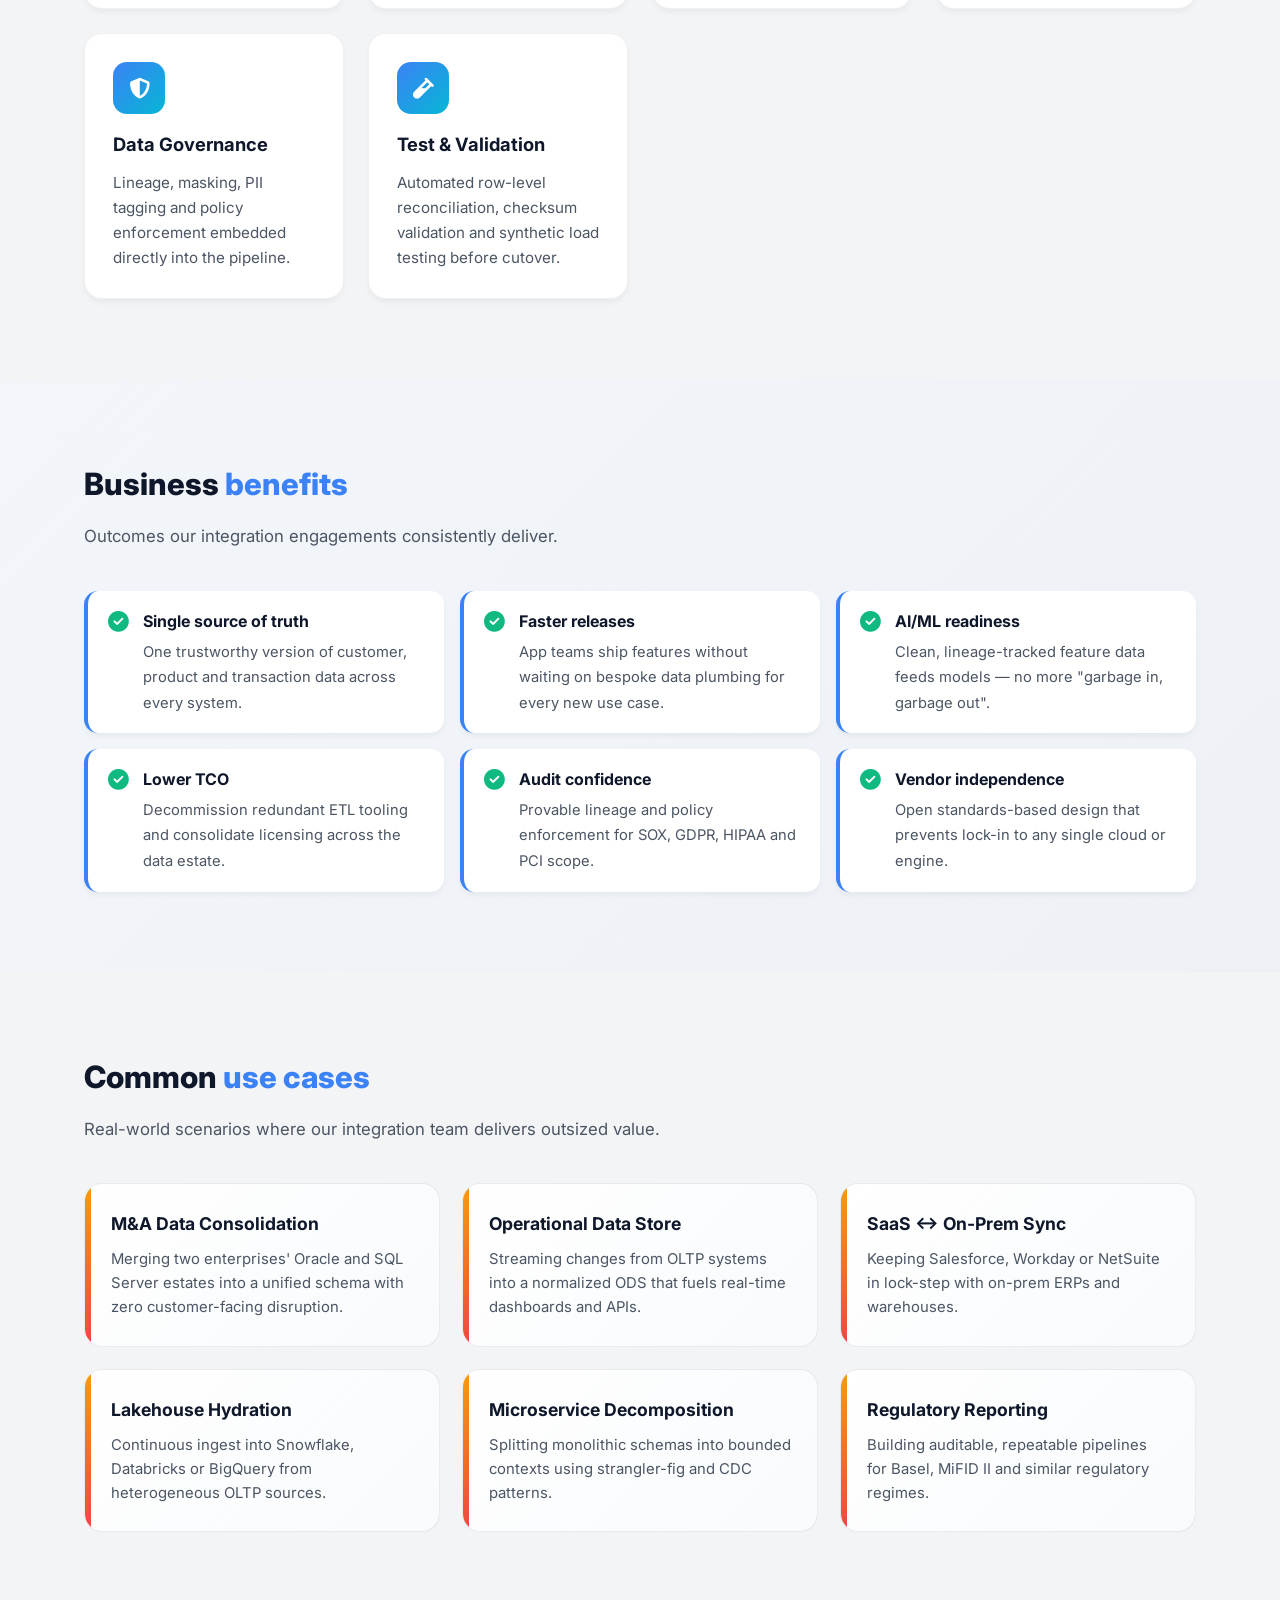
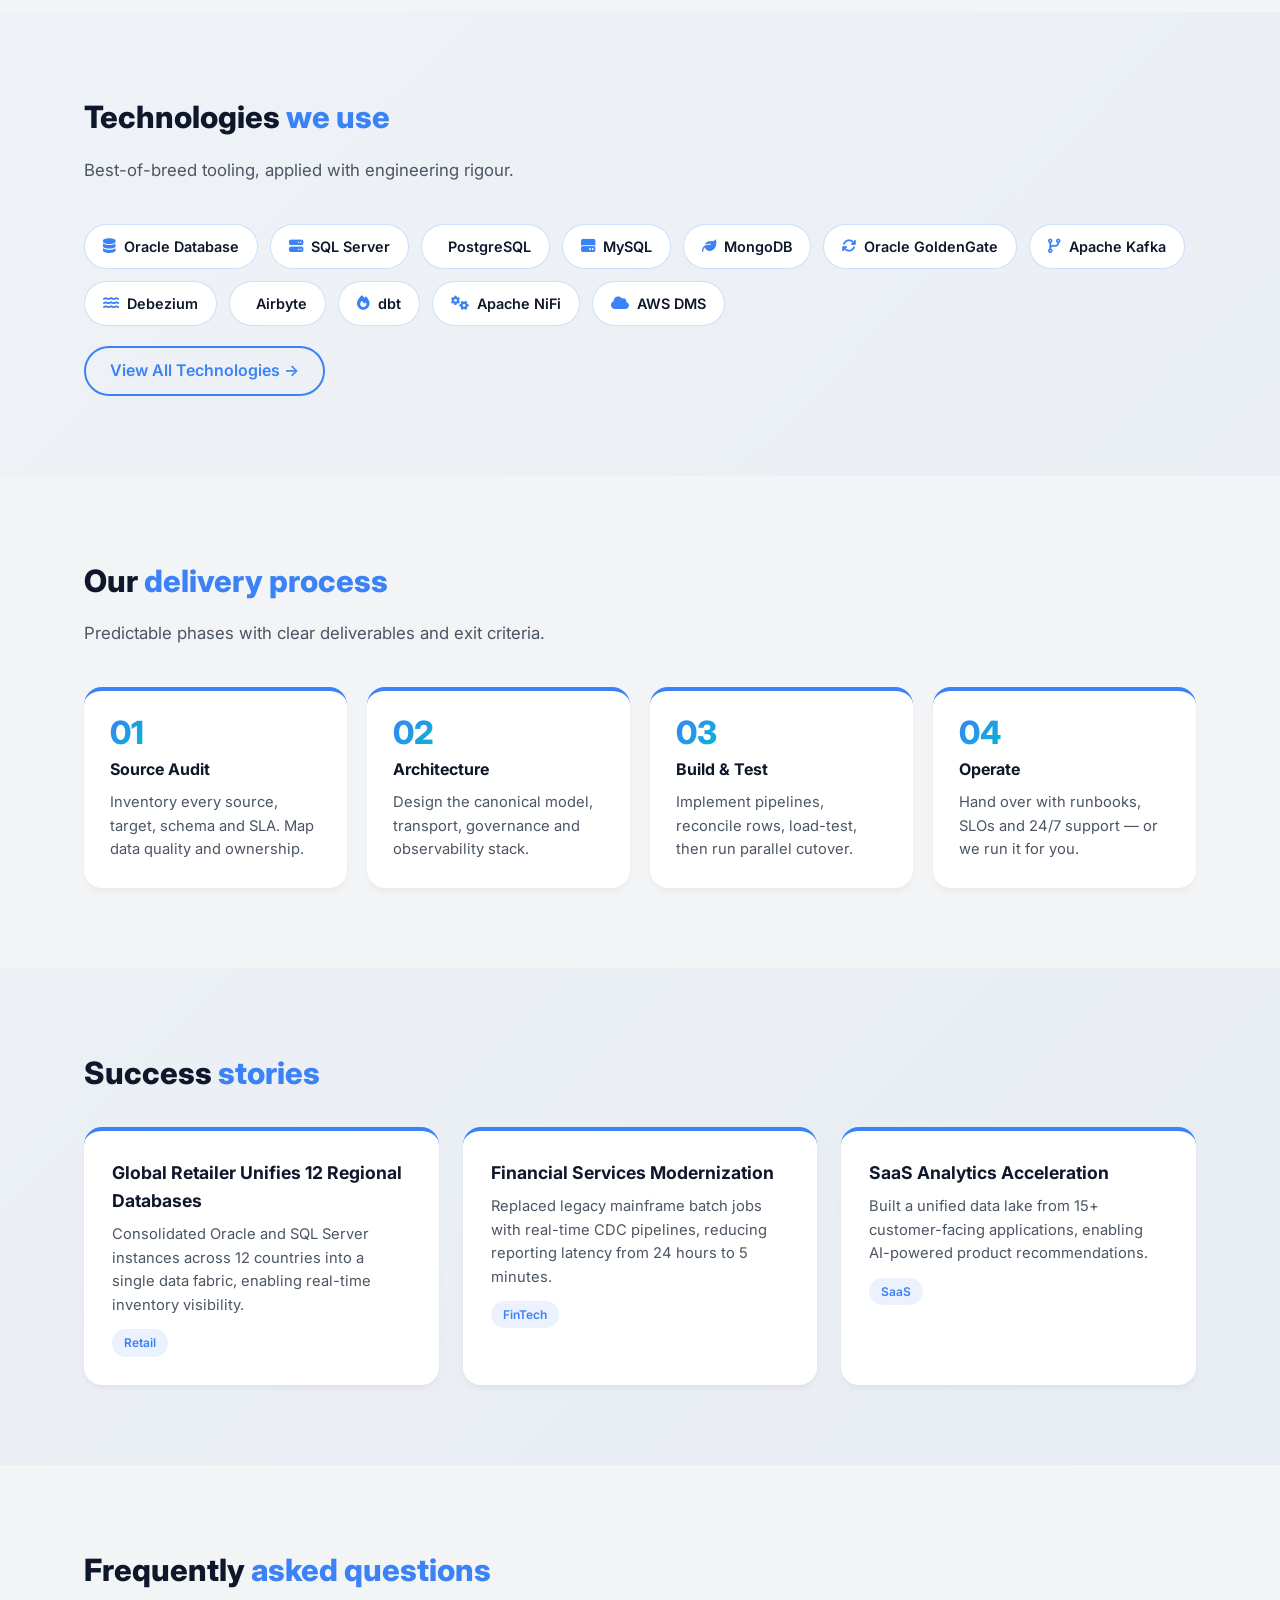
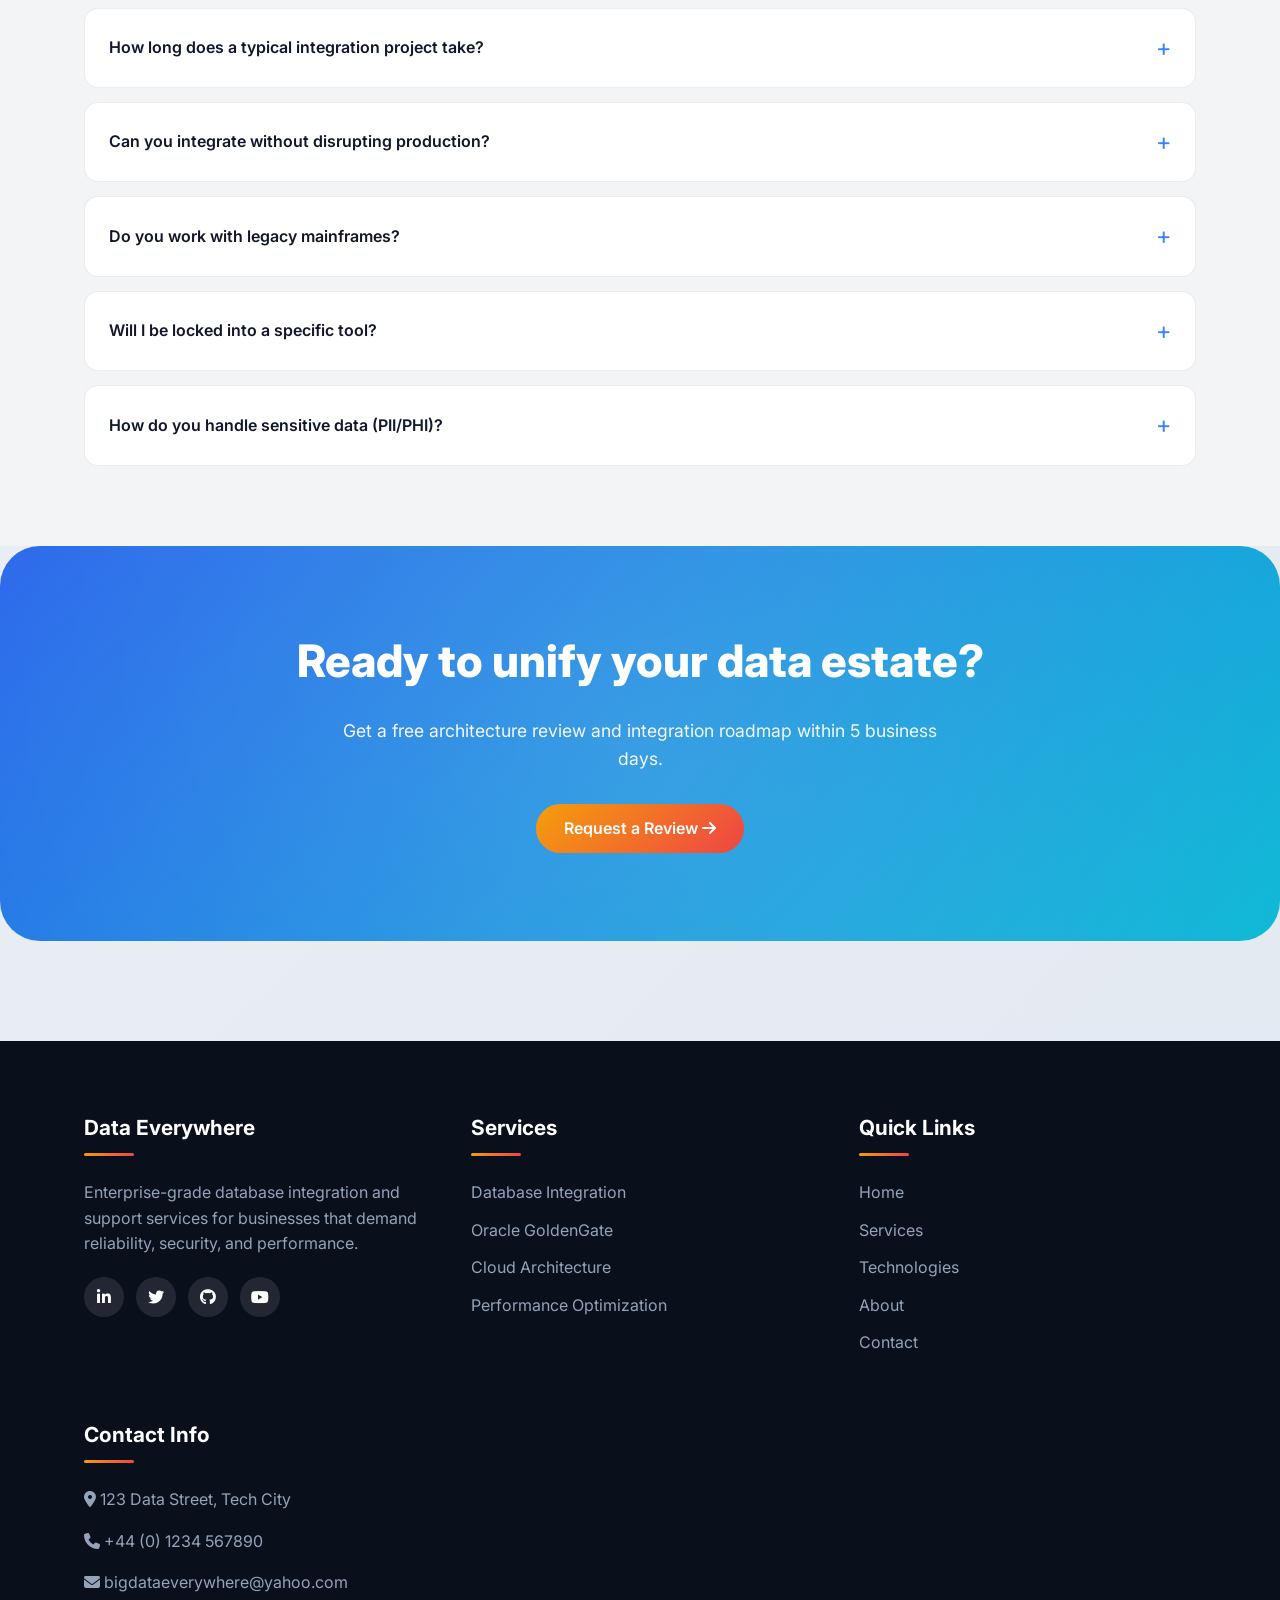
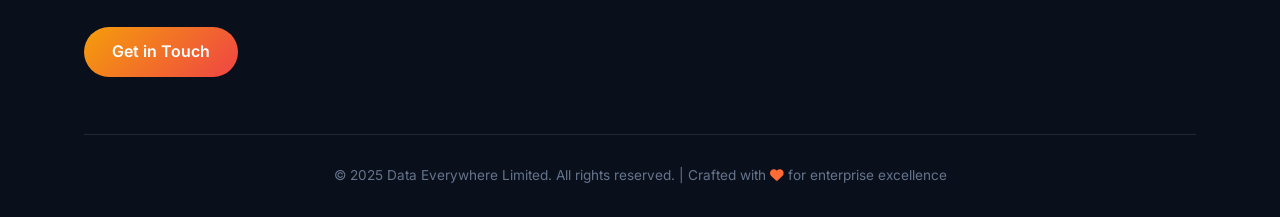
<file: database-integration.html>
<!DOCTYPE html>
<html lang="en">
<head>
  <meta charset="UTF-8" />
  <meta name="viewport" content="width=device-width, initial-scale=1.0" />
  <title>Database Integration | Data Everywhere Limited</title>
  <link href="https://fonts.googleapis.com/css2?family=Inter:wght@300;400;500;600;700;800&display=swap" rel="stylesheet" />
  <link rel="stylesheet" href="https://cdnjs.cloudflare.com/ajax/libs/font-awesome/6.4.0/css/all.min.css" />
  <link rel="stylesheet" href="css/style.css" />
  <style>
    .integration-pill {
      display: inline-flex;
      align-items: center;
      gap: 8px;
      background: var(--bg-light);
      border-radius: 40px;
      padding: 8px 16px;
      margin: 4px;
      font-size: 0.85rem;
      color: var(--primary);
      border: 1px solid rgba(59,130,246,0.15);
    }
    .integration-pill i { color: var(--secondary); }
    .case-study-grid {
      display: grid;
      grid-template-columns: repeat(auto-fit, minmax(280px, 1fr));
      gap: 24px;
      margin-top: 30px;
    }
    .case-study-card {
      background: var(--bg-card);
      border-radius: 18px;
      padding: 28px;
      box-shadow: var(--shadow-sm);
      border-top: 4px solid var(--secondary);
    }
    .case-study-card h4 {
      color: var(--primary);
      font-size: 1.1rem;
      margin-bottom: 8px;
    }
    .case-study-card p {
      color: var(--text-light);
      font-size: 0.92rem;
      line-height: 1.6;
    }
    .case-study-card .tag {
      display: inline-block;
      background: rgba(59,130,246,0.1);
      color: var(--secondary);
      padding: 4px 12px;
      border-radius: 20px;
      font-size: 0.75rem;
      font-weight: 600;
      margin-top: 12px;
    }
    .breadcrumb a { color: var(--secondary); text-decoration: none; }
    .breadcrumb a:hover { color: var(--accent-light); }
  </style>
</head>
<body>
  <header>
    <div class="container header-container">
      <a href="index.html" class="logo">
        <div class="logo-icon"><i class="fas fa-database"></i></div>
        <h1>Data<span>Everywhere</span></h1>
      </a>
      <nav>
        <ul id="nav-menu">
          <li><a href="index.html">Home</a></li>
          <li><a href="services.html" class="active">Services</a></li>
          <li><a href="technologies.html">Technologies</a></li>
          <li><a href="about.html">About</a></li>
          <li><a href="contact.html">Contact</a></li>
        </ul>
      </nav>
      <a href="contact.html" class="cta-button">Get Started</a>
      <button class="mobile-menu-btn" onclick="toggleMenu()"><i class="fas fa-bars"></i></button>
    </div>
  </header>

  <main data-testid="page-database-integration">
    <section class="subpage-hero">
      <div class="container">
        <div class="breadcrumb">
          <a href="index.html">Home</a><span>/</span>
          <a href="services.html">Services</a><span>/</span>
          Database Integration
        </div>
        <h1>Database <span>Integration</span></h1>
        <p class="lead">Connect everything you store, everywhere it lives. We unify Oracle, SQL Server, PostgreSQL, MySQL and MongoDB into a governed data fabric that powers analytics, applications and AI — without rewriting your stack.</p>
        <div class="hero-buttons">
          <a href="contact.html" class="cta-button">Start an Integration <i class="fas fa-arrow-right"></i></a>
          <a href="#features" class="secondary-button">See Capabilities <i class="fas fa-chevron-down"></i></a>
        </div>
        <div class="hero-meta">
          <div class="hero-meta-item"><i class="fas fa-bolt"></i> Real-time & batch</div>
          <div class="hero-meta-item"><i class="fas fa-lock"></i> Zero-trust security</div>
          <div class="hero-meta-item"><i class="fas fa-network-wired"></i> 50+ connectors</div>
        </div>
      </div>
    </section>

    <section class="sub-section">
      <div class="container">
        <h2 class="sub-heading">Why integration <span>matters</span></h2>
        <p class="sub-subheading">Most enterprises don't suffer from a lack of data — they suffer from fragmentation. Reports lie, AI models drift, and engineering teams spend more time stitching pipelines than building products. Our integration practice eliminates that tax.</p>
        <div class="stat-row">
          <div class="stat-block"><div class="num">85%</div><div class="lbl">avg. reduction in data silos</div></div>
          <div class="stat-block"><div class="num">3.2x</div><div class="lbl">faster downstream analytics</div></div>
          <div class="stat-block"><div class="num">0</div><div class="lbl">downtime on production cutovers</div></div>
          <div class="stat-block"><div class="num">50+</div><div class="lbl">source & target systems</div></div>
        </div>
      </div>
    </section>

    <section class="sub-section alt" id="features">
      <div class="container">
        <h2 class="sub-heading">Key <span>capabilities</span></h2>
        <p class="sub-subheading">A full-stack integration practice covering ingest, transform, replicate and govern.</p>
        <div class="feature-grid">
          <div class="feature-tile"><div class="ft-icon"><i class="fas fa-exchange-alt"></i></div><h4>Cross-Platform Sync</h4><p>Bi-directional synchronization between heterogeneous engines with conflict detection and schema mapping.</p></div>
          <div class="feature-tile"><div class="ft-icon"><i class="fas fa-stream"></i></div><h4>Real-Time CDC</h4><p>Log-based change data capture using GoldenGate, Debezium and native engine streams — sub-second latency.</p></div>
          <div class="feature-tile"><div class="ft-icon"><i class="fas fa-server"></i></div><h4>Legacy Modernization</h4><p>Wrap mainframes, AS/400 and legacy schemas with modern APIs so they participate in your cloud architecture.</p></div>
          <div class="feature-tile"><div class="ft-icon"><i class="fas fa-code"></i></div><h4>API Layer Design</h4><p>REST, GraphQL and gRPC façades over your data layer, designed for versioning, rate limits and observability.</p></div>
          <div class="feature-tile"><div class="ft-icon"><i class="fas fa-shield-alt"></i></div><h4>Data Governance</h4><p>Lineage, masking, PII tagging and policy enforcement embedded directly into the pipeline.</p></div>
          <div class="feature-tile"><div class="ft-icon"><i class="fas fa-vial"></i></div><h4>Test & Validation</h4><p>Automated row-level reconciliation, checksum validation and synthetic load testing before cutover.</p></div>
        </div>
      </div>
    </section>

    <section class="sub-section">
      <div class="container">
        <h2 class="sub-heading">Business <span>benefits</span></h2>
        <p class="sub-subheading">Outcomes our integration engagements consistently deliver.</p>
        <ul class="benefit-list">
          <li><i class="fas fa-check-circle"></i><div><strong>Single source of truth</strong><span>One trustworthy version of customer, product and transaction data across every system.</span></div></li>
          <li><i class="fas fa-check-circle"></i><div><strong>Faster releases</strong><span>App teams ship features without waiting on bespoke data plumbing for every new use case.</span></div></li>
          <li><i class="fas fa-check-circle"></i><div><strong>AI/ML readiness</strong><span>Clean, lineage-tracked feature data feeds models — no more "garbage in, garbage out".</span></div></li>
          <li><i class="fas fa-check-circle"></i><div><strong>Lower TCO</strong><span>Decommission redundant ETL tooling and consolidate licensing across the data estate.</span></div></li>
          <li><i class="fas fa-check-circle"></i><div><strong>Audit confidence</strong><span>Provable lineage and policy enforcement for SOX, GDPR, HIPAA and PCI scope.</span></div></li>
          <li><i class="fas fa-check-circle"></i><div><strong>Vendor independence</strong><span>Open standards-based design that prevents lock-in to any single cloud or engine.</span></div></li>
        </ul>
      </div>
    </section>

    <section class="sub-section alt">
      <div class="container">
        <h2 class="sub-heading">Common <span>use cases</span></h2>
        <p class="sub-subheading">Real-world scenarios where our integration team delivers outsized value.</p>
        <div class="usecase-grid">
          <div class="usecase-card"><h4>M&A Data Consolidation</h4><p>Merging two enterprises' Oracle and SQL Server estates into a unified schema with zero customer-facing disruption.</p></div>
          <div class="usecase-card"><h4>Operational Data Store</h4><p>Streaming changes from OLTP systems into a normalized ODS that fuels real-time dashboards and APIs.</p></div>
          <div class="usecase-card"><h4>SaaS ↔ On-Prem Sync</h4><p>Keeping Salesforce, Workday or NetSuite in lock-step with on-prem ERPs and warehouses.</p></div>
          <div class="usecase-card"><h4>Lakehouse Hydration</h4><p>Continuous ingest into Snowflake, Databricks or BigQuery from heterogeneous OLTP sources.</p></div>
          <div class="usecase-card"><h4>Microservice Decomposition</h4><p>Splitting monolithic schemas into bounded contexts using strangler-fig and CDC patterns.</p></div>
          <div class="usecase-card"><h4>Regulatory Reporting</h4><p>Building auditable, repeatable pipelines for Basel, MiFID II and similar regulatory regimes.</p></div>
        </div>
      </div>
    </section>

    <section class="sub-section">
      <div class="container">
        <h2 class="sub-heading">Technologies <span>we use</span></h2>
        <p class="sub-subheading">Best-of-breed tooling, applied with engineering rigour.</p>
        <div class="tech-pill-row">
          <span class="tech-pill"><i class="fas fa-database"></i> Oracle Database</span>
          <span class="tech-pill"><i class="fas fa-server"></i> SQL Server</span>
          <span class="tech-pill"><i class="fas fa-elephant"></i> PostgreSQL</span>
          <span class="tech-pill"><i class="fas fa-hdd"></i> MySQL</span>
          <span class="tech-pill"><i class="fas fa-leaf"></i> MongoDB</span>
          <span class="tech-pill"><i class="fas fa-sync"></i> Oracle GoldenGate</span>
          <span class="tech-pill"><i class="fas fa-code-branch"></i> Apache Kafka</span>
          <span class="tech-pill"><i class="fas fa-water"></i> Debezium</span>
          <span class="tech-pill"><i class="fas fa-pipe"></i> Airbyte</span>
          <span class="tech-pill"><i class="fas fa-fire"></i> dbt</span>
          <span class="tech-pill"><i class="fas fa-cogs"></i> Apache NiFi</span>
          <span class="tech-pill"><i class="fas fa-cloud"></i> AWS DMS</span>
        </div>
        <div style="margin-top: 20px;">
          <a href="technologies.html" class="secondary-button-dark">View All Technologies →</a>
        </div>
      </div>
    </section>

    <section class="sub-section alt">
      <div class="container">
        <h2 class="sub-heading">Our <span>delivery process</span></h2>
        <p class="sub-subheading">Predictable phases with clear deliverables and exit criteria.</p>
        <div class="process-timeline">
          <div class="timeline-step"><div class="ts-num">01</div><h4>Source Audit</h4><p>Inventory every source, target, schema and SLA. Map data quality and ownership.</p></div>
          <div class="timeline-step"><div class="ts-num">02</div><h4>Architecture</h4><p>Design the canonical model, transport, governance and observability stack.</p></div>
          <div class="timeline-step"><div class="ts-num">03</div><h4>Build & Test</h4><p>Implement pipelines, reconcile rows, load-test, then run parallel cutover.</p></div>
          <div class="timeline-step"><div class="ts-num">04</div><h4>Operate</h4><p>Hand over with runbooks, SLOs and 24/7 support — or we run it for you.</p></div>
        </div>
      </div>
    </section>

    <section class="sub-section">
      <div class="container">
        <h2 class="sub-heading">Success <span>stories</span></h2>
        <div class="case-study-grid">
          <div class="case-study-card">
            <h4>Global Retailer Unifies 12 Regional Databases</h4>
            <p>Consolidated Oracle and SQL Server instances across 12 countries into a single data fabric, enabling real-time inventory visibility.</p>
            <span class="tag">Retail</span>
          </div>
          <div class="case-study-card">
            <h4>Financial Services Modernization</h4>
            <p>Replaced legacy mainframe batch jobs with real-time CDC pipelines, reducing reporting latency from 24 hours to 5 minutes.</p>
            <span class="tag">FinTech</span>
          </div>
          <div class="case-study-card">
            <h4>SaaS Analytics Acceleration</h4>
            <p>Built a unified data lake from 15+ customer-facing applications, enabling AI-powered product recommendations.</p>
            <span class="tag">SaaS</span>
          </div>
        </div>
      </div>
    </section>

    <section class="sub-section alt">
      <div class="container">
        <h2 class="sub-heading">Frequently <span>asked questions</span></h2>
        <div class="faq-list">
          <details class="faq-item"><summary>How long does a typical integration project take?</summary><p>Most point-to-point integrations go live in 4–8 weeks. Enterprise-wide data fabric programs typically run as 3–6 month phased engagements with incremental value delivered every sprint.</p></details>
          <details class="faq-item"><summary>Can you integrate without disrupting production?</summary><p>Yes. We use log-based CDC, blue/green deployments and parallel-run validation so source systems continue serving traffic throughout the cutover. Zero-downtime is our default operating mode.</p></details>
          <details class="faq-item"><summary>Do you work with legacy mainframes?</summary><p>Absolutely. We have deep experience exposing IBM Db2 for z/OS, AS/400 and VSAM data through modern APIs and CDC streams without requiring application changes.</p></details>
          <details class="faq-item"><summary>Will I be locked into a specific tool?</summary><p>No. We design with open standards (Kafka, Avro, JSON Schema, dbt) so your pipeline can evolve as your stack changes.</p></details>
          <details class="faq-item"><summary>How do you handle sensitive data (PII/PHI)?</summary><p>Masking, tokenisation and policy-based access control are built into the pipeline. We align with GDPR, HIPAA, PCI-DSS and SOC 2 requirements from day one.</p></details>
        </div>
      </div>
    </section>

    <section class="cta-section">
      <div class="container">
        <h2>Ready to unify your data estate?</h2>
        <p>Get a free architecture review and integration roadmap within 5 business days.</p>
        <a href="contact.html" class="cta-button" data-testid="db-integration-cta">Request a Review <i class="fas fa-arrow-right"></i></a>
      </div>
    </section>
  </main>

  <footer>
    <div class="container">
      <div class="footer-content">
        <div class="footer-column">
          <h3>Data Everywhere</h3>
          <p>Enterprise-grade database integration and support services for businesses that demand reliability, security, and performance.</p>
          <div class="social-links">
            <a href="#"><i class="fab fa-linkedin-in"></i></a>
            <a href="#"><i class="fab fa-twitter"></i></a>
            <a href="#"><i class="fab fa-github"></i></a>
            <a href="#"><i class="fab fa-youtube"></i></a>
          </div>
        </div>
        <div class="footer-column">
          <h3>Services</h3>
          <ul class="footer-links">
            <li><a href="database-integration.html">Database Integration</a></li>
            <li><a href="oracle-goldengate.html">Oracle GoldenGate</a></li>
            <li><a href="cloud-migration.html">Cloud Architecture</a></li>
            <li><a href="performance-optimization.html">Performance Optimization</a></li>
          </ul>
        </div>
        <div class="footer-column">
          <h3>Quick Links</h3>
          <ul class="footer-links">
            <li><a href="index.html">Home</a></li>
            <li><a href="services.html">Services</a></li>
            <li><a href="technologies.html">Technologies</a></li>
            <li><a href="about.html">About</a></li>
            <li><a href="contact.html">Contact</a></li>
          </ul>
        </div>
        <div class="footer-column">
          <h3>Contact Info</h3>
          <p><i class="fas fa-map-marker-alt"></i> 123 Data Street, Tech City</p>
          <p><i class="fas fa-phone"></i> +44 (0) 1234 567890</p>
          <p><i class="fas fa-envelope"></i> bigdataeverywhere@yahoo.com</p>
          <a href="contact.html" class="cta-button" style="margin-top: 15px; display: inline-block;">Get in Touch</a>
        </div>
      </div>
      <div class="copyright">
        <p>&copy; 2025 Data Everywhere Limited. All rights reserved. | Crafted with <i class="fas fa-heart" style="color: #ff6b35;"></i> for enterprise excellence</p>
      </div>
    </div>
  </footer>

  <script src="js/main.js"></script>
</body>
</html>
</file>
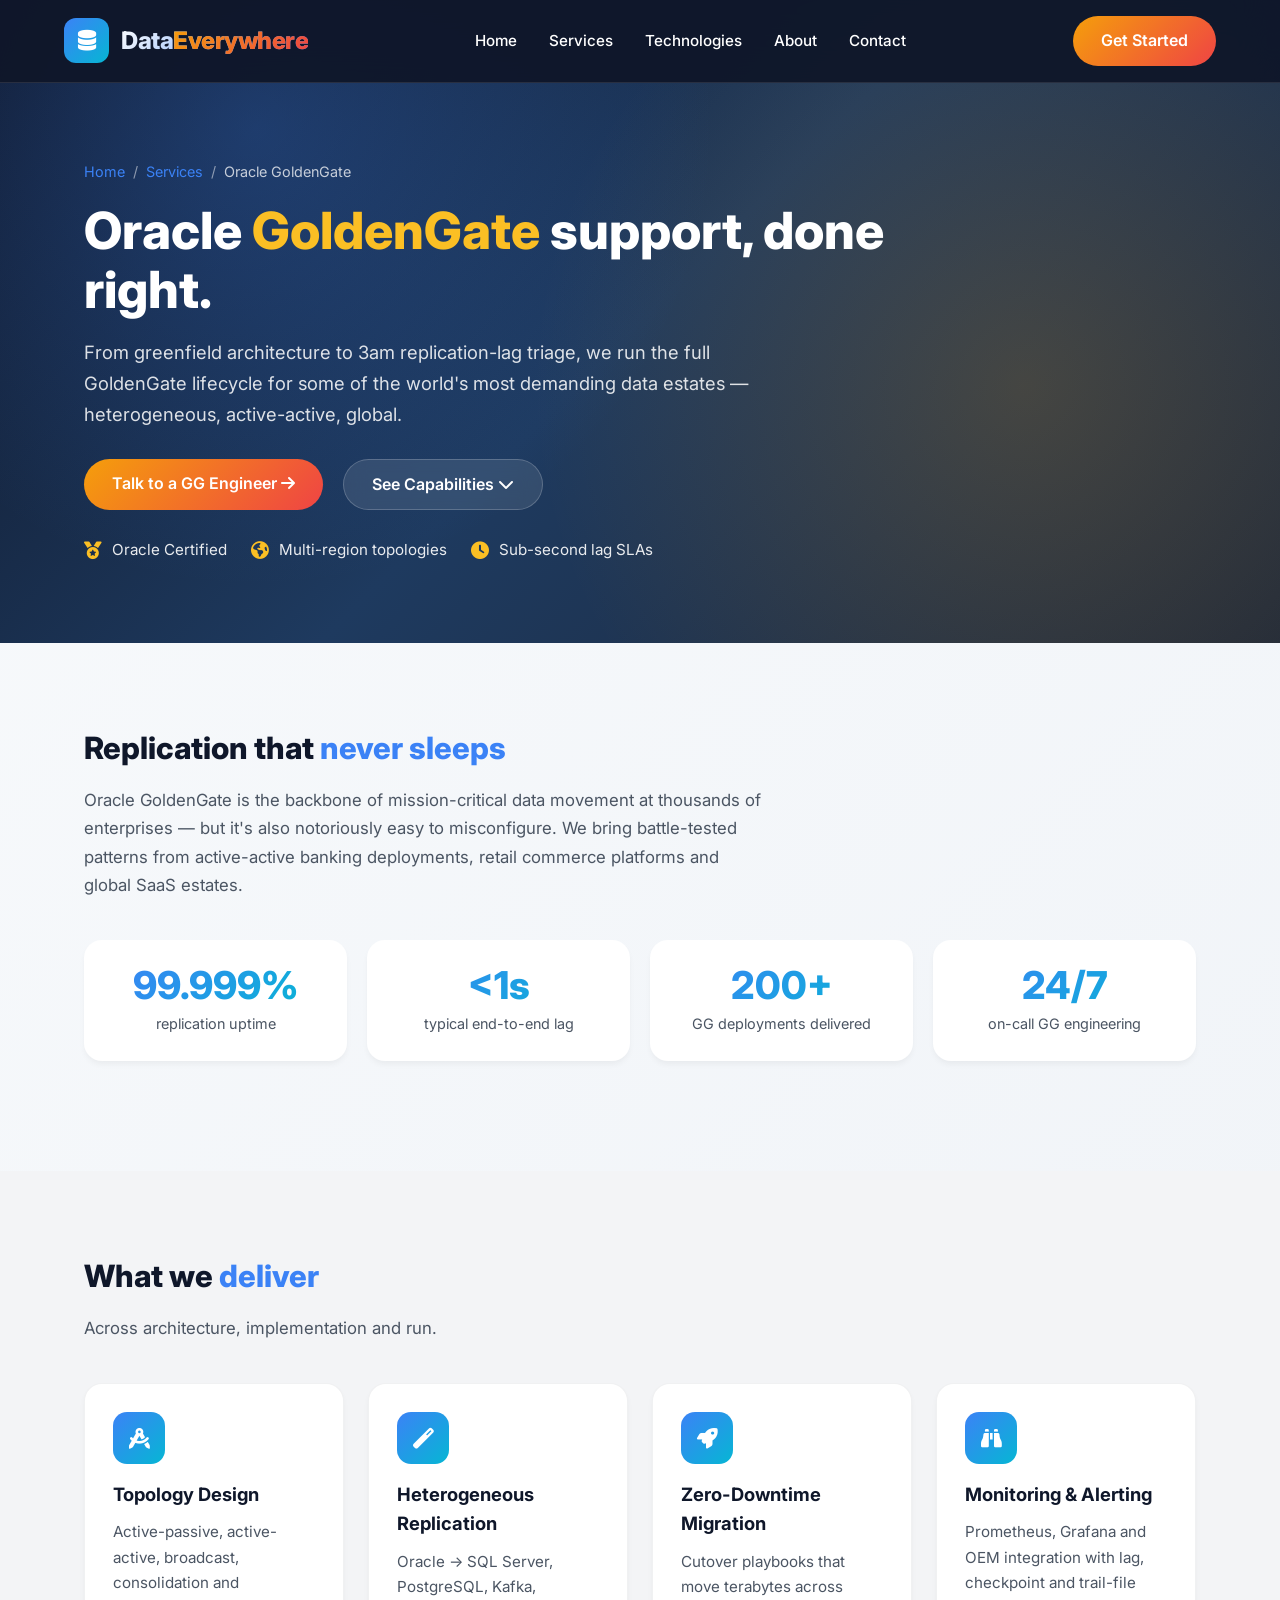
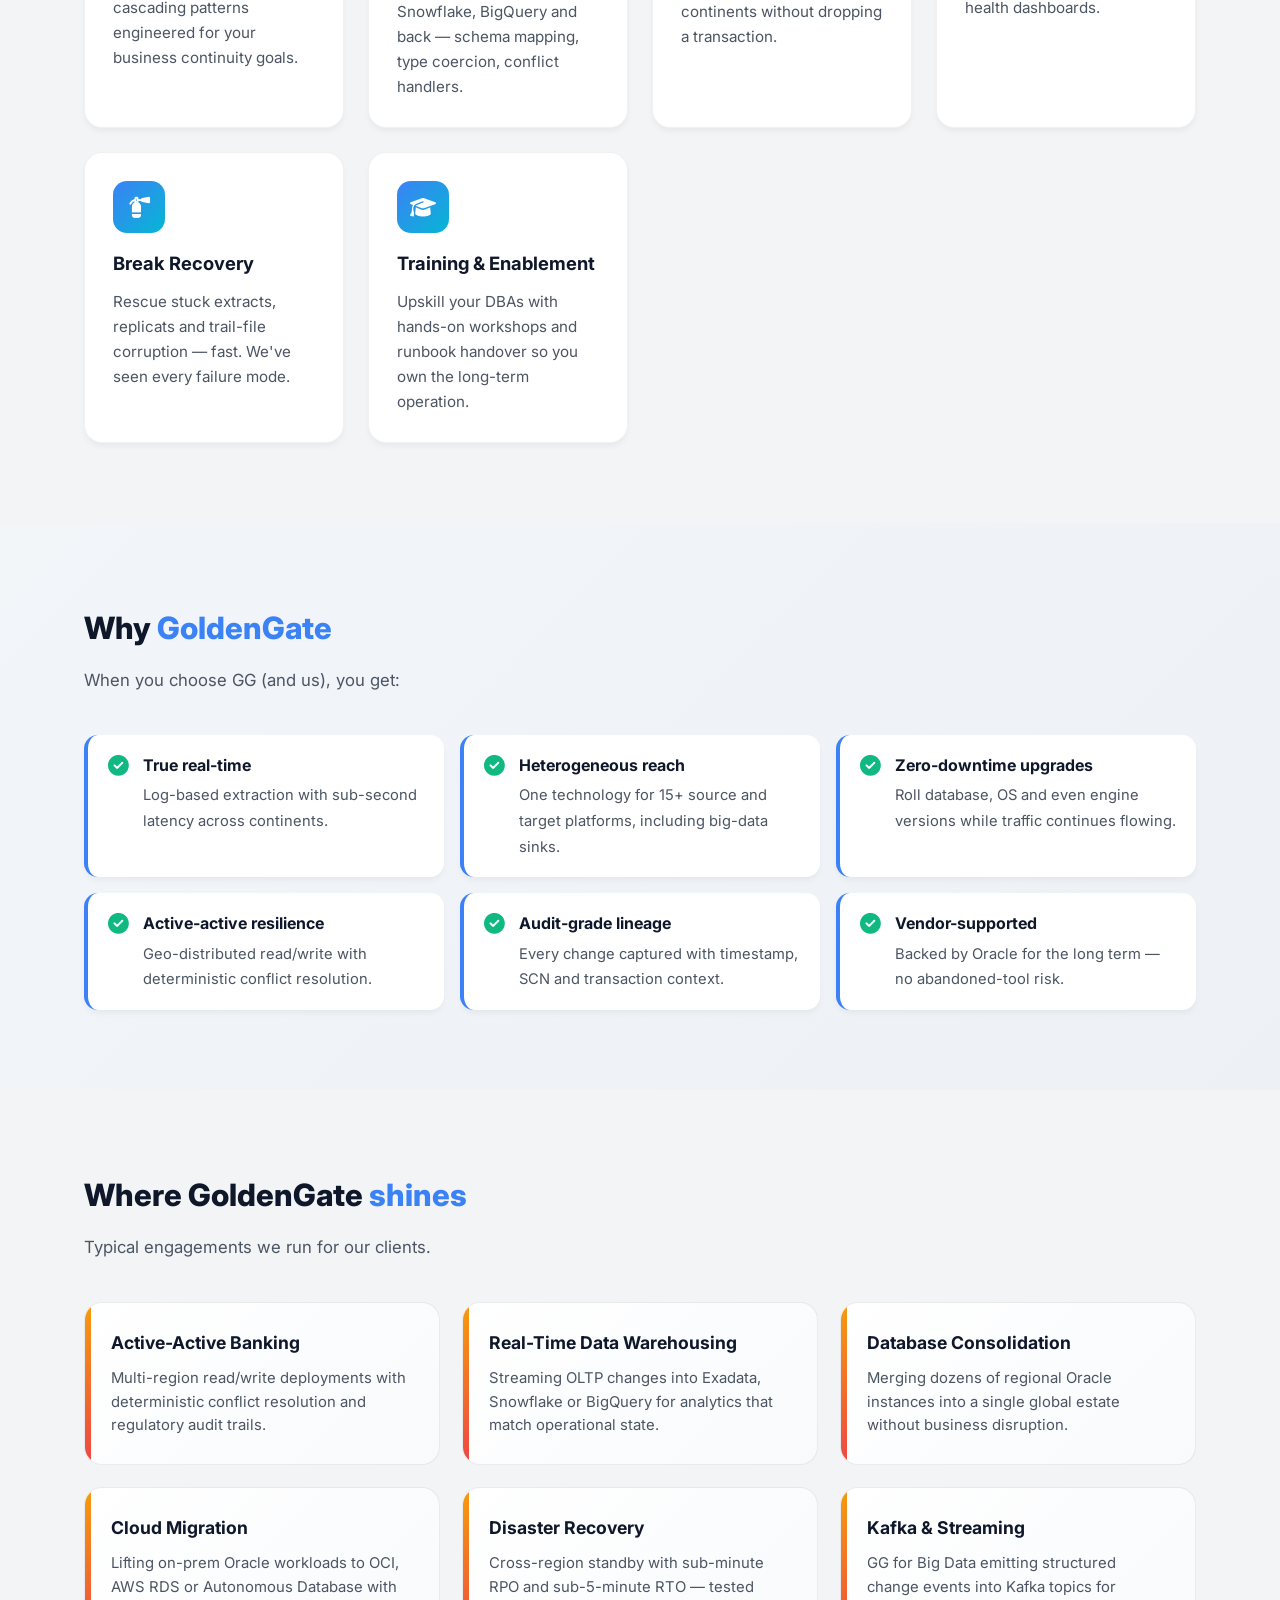
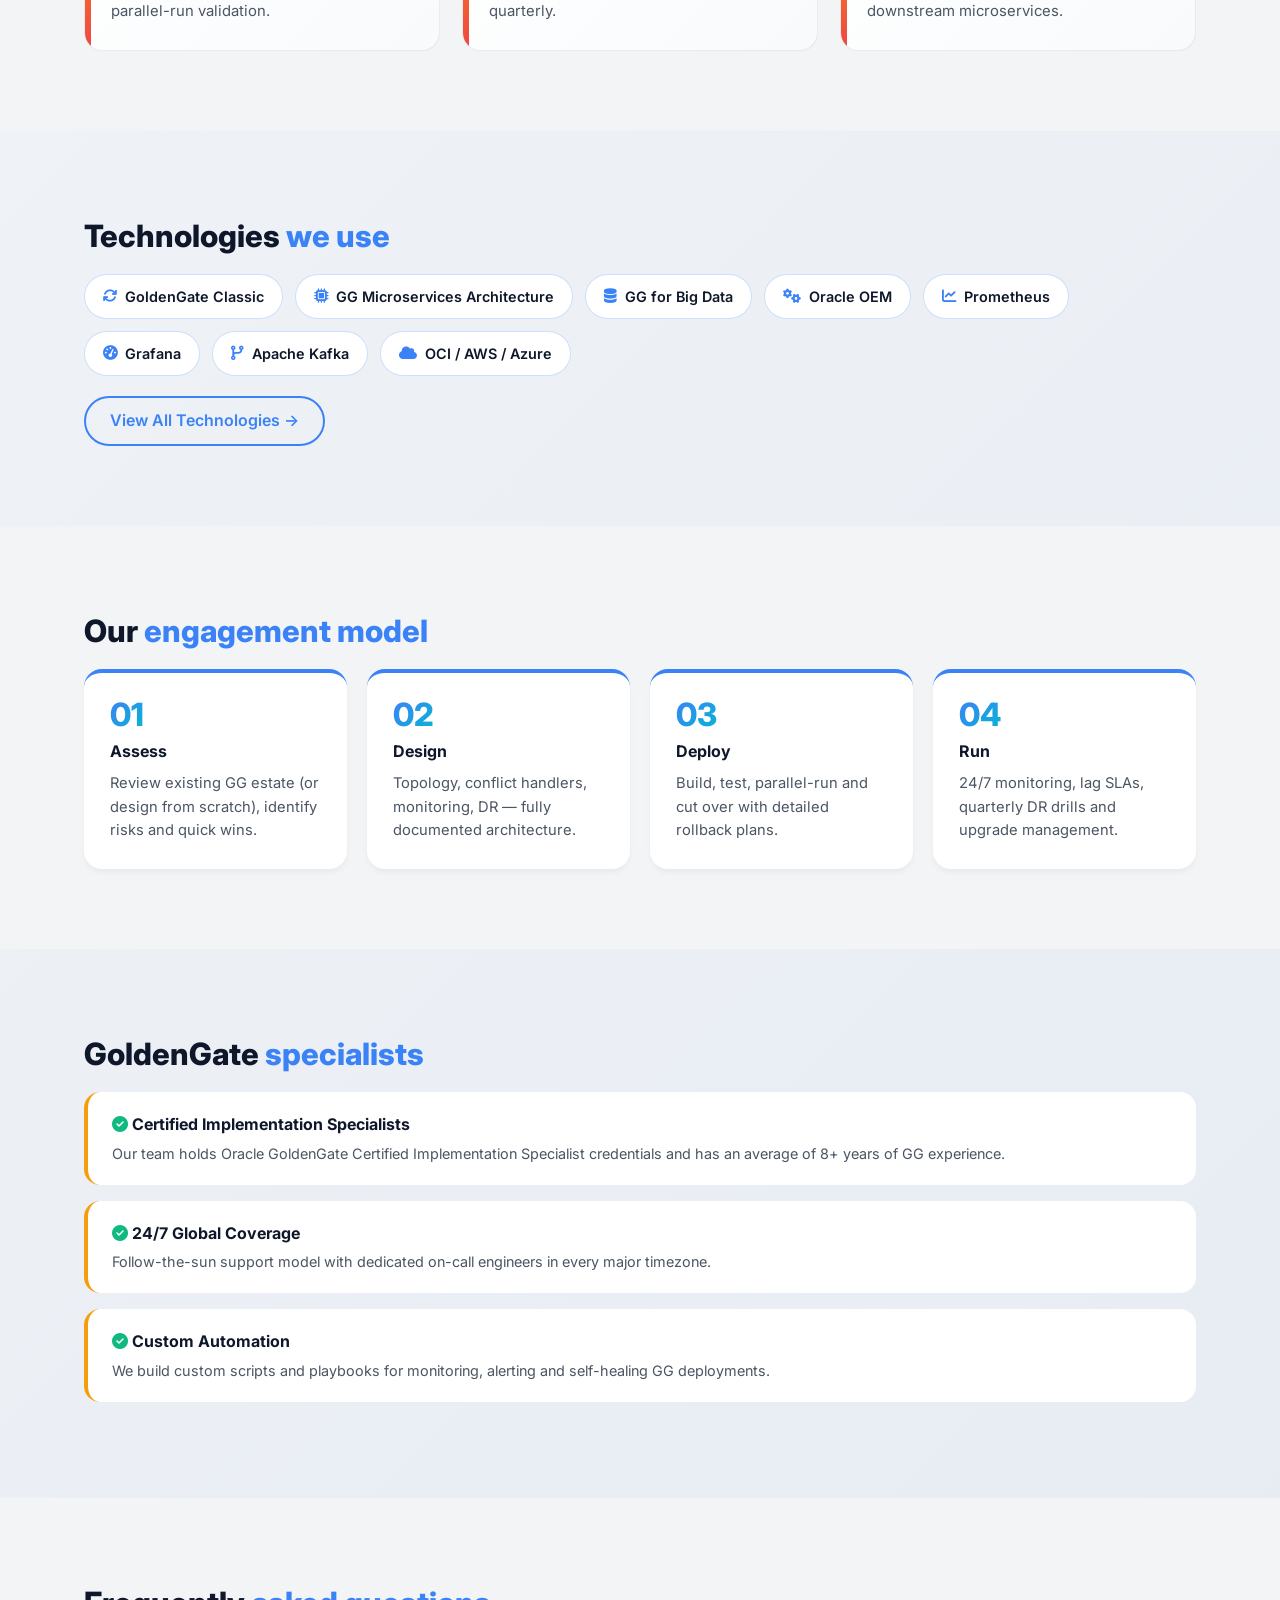
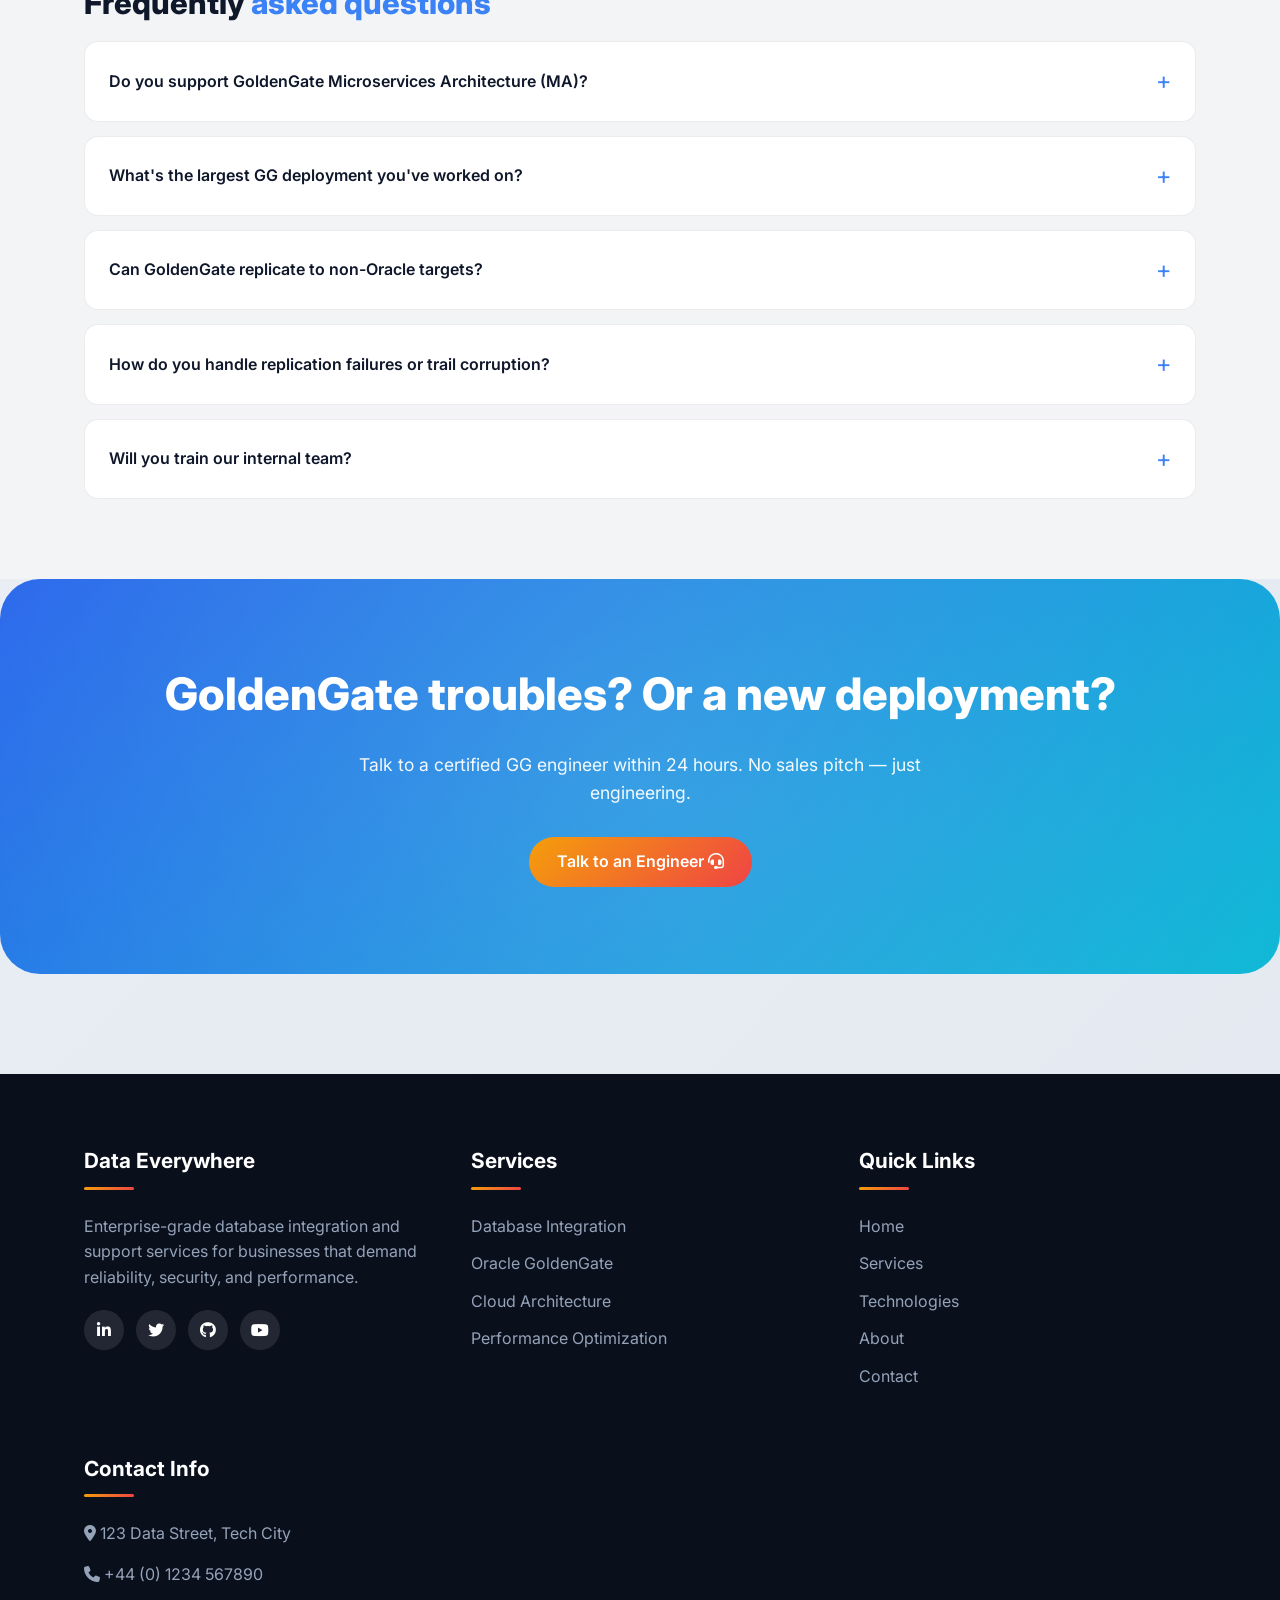
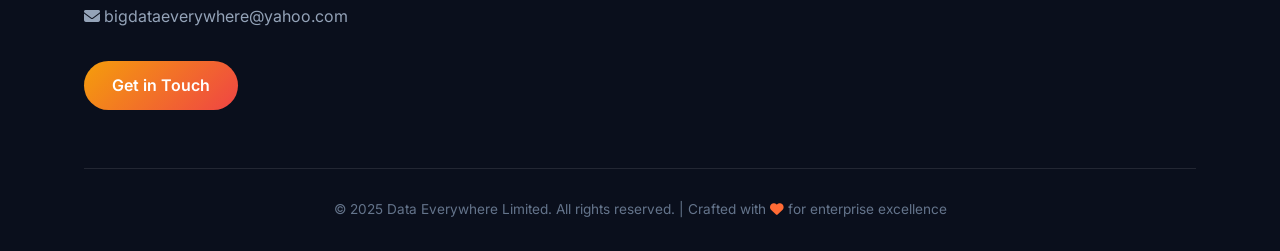
<file: oracle-goldengate.html>
<!DOCTYPE html>
<html lang="en">
<head>
  <meta charset="UTF-8" />
  <meta name="viewport" content="width=device-width, initial-scale=1.0" />
  <title>Oracle GoldenGate Support | Data Everywhere Limited</title>
  <link href="https://fonts.googleapis.com/css2?family=Inter:wght@300;400;500;600;700;800&display=swap" rel="stylesheet" />
  <link rel="stylesheet" href="https://cdnjs.cloudflare.com/ajax/libs/font-awesome/6.4.0/css/all.min.css" />
  <link rel="stylesheet" href="css/style.css" />
  <style>
    .gg-spec {
      background: var(--bg-card);
      border-radius: 16px;
      padding: 20px 24px;
      border-left: 4px solid var(--accent);
      margin-bottom: 16px;
    }
    .gg-spec h4 {
      color: var(--primary);
      font-size: 1rem;
      margin-bottom: 4px;
    }
    .gg-spec p {
      color: var(--text-light);
      font-size: 0.9rem;
    }
    .breadcrumb a { color: var(--secondary); text-decoration: none; }
    .breadcrumb a:hover { color: var(--accent-light); }
  </style>
</head>
<body>
  <header>
    <div class="container header-container">
      <a href="index.html" class="logo">
        <div class="logo-icon"><i class="fas fa-database"></i></div>
        <h1>Data<span>Everywhere</span></h1>
      </a>
      <nav>
        <ul id="nav-menu">
          <li><a href="index.html">Home</a></li>
          <li><a href="services.html" class="active">Services</a></li>
          <li><a href="technologies.html">Technologies</a></li>
          <li><a href="about.html">About</a></li>
          <li><a href="contact.html">Contact</a></li>
        </ul>
      </nav>
      <a href="contact.html" class="cta-button">Get Started</a>
      <button class="mobile-menu-btn" onclick="toggleMenu()"><i class="fas fa-bars"></i></button>
    </div>
  </header>

  <main data-testid="page-oracle-goldengate">
    <section class="subpage-hero">
      <div class="container">
        <div class="breadcrumb">
          <a href="index.html">Home</a><span>/</span>
          <a href="services.html">Services</a><span>/</span>
          Oracle GoldenGate
        </div>
        <h1>Oracle <span>GoldenGate</span> support, done right.</h1>
        <p class="lead">From greenfield architecture to 3am replication-lag triage, we run the full GoldenGate lifecycle for some of the world's most demanding data estates — heterogeneous, active-active, global.</p>
        <div class="hero-buttons">
          <a href="contact.html" class="cta-button">Talk to a GG Engineer <i class="fas fa-arrow-right"></i></a>
          <a href="#features" class="secondary-button">See Capabilities <i class="fas fa-chevron-down"></i></a>
        </div>
        <div class="hero-meta">
          <div class="hero-meta-item"><i class="fas fa-medal"></i> Oracle Certified</div>
          <div class="hero-meta-item"><i class="fas fa-globe-americas"></i> Multi-region topologies</div>
          <div class="hero-meta-item"><i class="fas fa-clock"></i> Sub-second lag SLAs</div>
        </div>
      </div>
    </section>

    <section class="sub-section">
      <div class="container">
        <h2 class="sub-heading">Replication that <span>never sleeps</span></h2>
        <p class="sub-subheading">Oracle GoldenGate is the backbone of mission-critical data movement at thousands of enterprises — but it's also notoriously easy to misconfigure. We bring battle-tested patterns from active-active banking deployments, retail commerce platforms and global SaaS estates.</p>
        <div class="stat-row">
          <div class="stat-block"><div class="num">99.999%</div><div class="lbl">replication uptime</div></div>
          <div class="stat-block"><div class="num">&lt;1s</div><div class="lbl">typical end-to-end lag</div></div>
          <div class="stat-block"><div class="num">200+</div><div class="lbl">GG deployments delivered</div></div>
          <div class="stat-block"><div class="num">24/7</div><div class="lbl">on-call GG engineering</div></div>
        </div>
      </div>
    </section>

    <section class="sub-section alt" id="features">
      <div class="container">
        <h2 class="sub-heading">What we <span>deliver</span></h2>
        <p class="sub-subheading">Across architecture, implementation and run.</p>
        <div class="feature-grid">
          <div class="feature-tile"><div class="ft-icon"><i class="fas fa-drafting-compass"></i></div><h4>Topology Design</h4><p>Active-passive, active-active, broadcast, consolidation and cascading patterns engineered for your business continuity goals.</p></div>
          <div class="feature-tile"><div class="ft-icon"><i class="fas fa-magic"></i></div><h4>Heterogeneous Replication</h4><p>Oracle → SQL Server, PostgreSQL, Kafka, Snowflake, BigQuery and back — schema mapping, type coercion, conflict handlers.</p></div>
          <div class="feature-tile"><div class="ft-icon"><i class="fas fa-rocket"></i></div><h4>Zero-Downtime Migration</h4><p>Cutover playbooks that move terabytes across continents without dropping a transaction.</p></div>
          <div class="feature-tile"><div class="ft-icon"><i class="fas fa-binoculars"></i></div><h4>Monitoring & Alerting</h4><p>Prometheus, Grafana and OEM integration with lag, checkpoint and trail-file health dashboards.</p></div>
          <div class="feature-tile"><div class="ft-icon"><i class="fas fa-fire-extinguisher"></i></div><h4>Break Recovery</h4><p>Rescue stuck extracts, replicats and trail-file corruption — fast. We've seen every failure mode.</p></div>
          <div class="feature-tile"><div class="ft-icon"><i class="fas fa-graduation-cap"></i></div><h4>Training & Enablement</h4><p>Upskill your DBAs with hands-on workshops and runbook handover so you own the long-term operation.</p></div>
        </div>
      </div>
    </section>

    <section class="sub-section">
      <div class="container">
        <h2 class="sub-heading">Why <span>GoldenGate</span></h2>
        <p class="sub-subheading">When you choose GG (and us), you get:</p>
        <ul class="benefit-list">
          <li><i class="fas fa-check-circle"></i><div><strong>True real-time</strong><span>Log-based extraction with sub-second latency across continents.</span></div></li>
          <li><i class="fas fa-check-circle"></i><div><strong>Heterogeneous reach</strong><span>One technology for 15+ source and target platforms, including big-data sinks.</span></div></li>
          <li><i class="fas fa-check-circle"></i><div><strong>Zero-downtime upgrades</strong><span>Roll database, OS and even engine versions while traffic continues flowing.</span></div></li>
          <li><i class="fas fa-check-circle"></i><div><strong>Active-active resilience</strong><span>Geo-distributed read/write with deterministic conflict resolution.</span></div></li>
          <li><i class="fas fa-check-circle"></i><div><strong>Audit-grade lineage</strong><span>Every change captured with timestamp, SCN and transaction context.</span></div></li>
          <li><i class="fas fa-check-circle"></i><div><strong>Vendor-supported</strong><span>Backed by Oracle for the long term — no abandoned-tool risk.</span></div></li>
        </ul>
      </div>
    </section>

    <section class="sub-section alt">
      <div class="container">
        <h2 class="sub-heading">Where GoldenGate <span>shines</span></h2>
        <p class="sub-subheading">Typical engagements we run for our clients.</p>
        <div class="usecase-grid">
          <div class="usecase-card"><h4>Active-Active Banking</h4><p>Multi-region read/write deployments with deterministic conflict resolution and regulatory audit trails.</p></div>
          <div class="usecase-card"><h4>Real-Time Data Warehousing</h4><p>Streaming OLTP changes into Exadata, Snowflake or BigQuery for analytics that match operational state.</p></div>
          <div class="usecase-card"><h4>Database Consolidation</h4><p>Merging dozens of regional Oracle instances into a single global estate without business disruption.</p></div>
          <div class="usecase-card"><h4>Cloud Migration</h4><p>Lifting on-prem Oracle workloads to OCI, AWS RDS or Autonomous Database with parallel-run validation.</p></div>
          <div class="usecase-card"><h4>Disaster Recovery</h4><p>Cross-region standby with sub-minute RPO and sub-5-minute RTO — tested quarterly.</p></div>
          <div class="usecase-card"><h4>Kafka & Streaming</h4><p>GG for Big Data emitting structured change events into Kafka topics for downstream microservices.</p></div>
        </div>
      </div>
    </section>

    <section class="sub-section">
      <div class="container">
        <h2 class="sub-heading">Technologies <span>we use</span></h2>
        <div class="tech-pill-row">
          <span class="tech-pill"><i class="fas fa-sync"></i> GoldenGate Classic</span>
          <span class="tech-pill"><i class="fas fa-microchip"></i> GG Microservices Architecture</span>
          <span class="tech-pill"><i class="fas fa-database"></i> GG for Big Data</span>
          <span class="tech-pill"><i class="fas fa-cogs"></i> Oracle OEM</span>
          <span class="tech-pill"><i class="fas fa-chart-line"></i> Prometheus</span>
          <span class="tech-pill"><i class="fas fa-tachometer-alt"></i> Grafana</span>
          <span class="tech-pill"><i class="fas fa-code-branch"></i> Apache Kafka</span>
          <span class="tech-pill"><i class="fas fa-cloud"></i> OCI / AWS / Azure</span>
        </div>
        <div style="margin-top: 20px;">
          <a href="technologies.html" class="secondary-button-dark">View All Technologies →</a>
        </div>
      </div>
    </section>

    <section class="sub-section alt">
      <div class="container">
        <h2 class="sub-heading">Our <span>engagement model</span></h2>
        <div class="process-timeline">
          <div class="timeline-step"><div class="ts-num">01</div><h4>Assess</h4><p>Review existing GG estate (or design from scratch), identify risks and quick wins.</p></div>
          <div class="timeline-step"><div class="ts-num">02</div><h4>Design</h4><p>Topology, conflict handlers, monitoring, DR — fully documented architecture.</p></div>
          <div class="timeline-step"><div class="ts-num">03</div><h4>Deploy</h4><p>Build, test, parallel-run and cut over with detailed rollback plans.</p></div>
          <div class="timeline-step"><div class="ts-num">04</div><h4>Run</h4><p>24/7 monitoring, lag SLAs, quarterly DR drills and upgrade management.</p></div>
        </div>
      </div>
    </section>

    <section class="sub-section">
      <div class="container">
        <h2 class="sub-heading">GoldenGate <span>specialists</span></h2>
        <div class="gg-spec">
          <h4><i class="fas fa-check-circle" style="color: var(--success);"></i> Certified Implementation Specialists</h4>
          <p>Our team holds Oracle GoldenGate Certified Implementation Specialist credentials and has an average of 8+ years of GG experience.</p>
        </div>
        <div class="gg-spec">
          <h4><i class="fas fa-check-circle" style="color: var(--success);"></i> 24/7 Global Coverage</h4>
          <p>Follow-the-sun support model with dedicated on-call engineers in every major timezone.</p>
        </div>
        <div class="gg-spec">
          <h4><i class="fas fa-check-circle" style="color: var(--success);"></i> Custom Automation</h4>
          <p>We build custom scripts and playbooks for monitoring, alerting and self-healing GG deployments.</p>
        </div>
      </div>
    </section>

    <section class="sub-section alt">
      <div class="container">
        <h2 class="sub-heading">Frequently <span>asked questions</span></h2>
        <div class="faq-list">
          <details class="faq-item"><summary>Do you support GoldenGate Microservices Architecture (MA)?</summary><p>Yes — we deploy MA exclusively for greenfield engagements and have a proven migration path from Classic to MA for existing estates.</p></details>
          <details class="faq-item"><summary>What's the largest GG deployment you've worked on?</summary><p>A global bank running 40+ active-active database pairs across 6 regions, replicating ~120M transactions/day with sub-second lag.</p></details>
          <details class="faq-item"><summary>Can GoldenGate replicate to non-Oracle targets?</summary><p>Yes. GG for Big Data and GG Heterogeneous support PostgreSQL, SQL Server, MySQL, Kafka, Snowflake, BigQuery, Hadoop, Elastic and more.</p></details>
          <details class="faq-item"><summary>How do you handle replication failures or trail corruption?</summary><p>Our runbooks cover every documented failure mode. We carry pre-built recovery scripts and have a 15-minute SLA for P1 incidents.</p></details>
          <details class="faq-item"><summary>Will you train our internal team?</summary><p>Always. Knowledge transfer is part of every engagement — we don't believe in creating dependency.</p></details>
        </div>
      </div>
    </section>

    <section class="cta-section">
      <div class="container">
        <h2>GoldenGate troubles? Or a new deployment?</h2>
        <p>Talk to a certified GG engineer within 24 hours. No sales pitch — just engineering.</p>
        <a href="contact.html" class="cta-button" data-testid="goldengate-cta">Talk to an Engineer <i class="fas fa-headset"></i></a>
      </div>
    </section>
  </main>

  <footer>
    <div class="container">
      <div class="footer-content">
        <div class="footer-column">
          <h3>Data Everywhere</h3>
          <p>Enterprise-grade database integration and support services for businesses that demand reliability, security, and performance.</p>
          <div class="social-links">
            <a href="#"><i class="fab fa-linkedin-in"></i></a>
            <a href="#"><i class="fab fa-twitter"></i></a>
            <a href="#"><i class="fab fa-github"></i></a>
            <a href="#"><i class="fab fa-youtube"></i></a>
          </div>
        </div>
        <div class="footer-column">
          <h3>Services</h3>
          <ul class="footer-links">
            <li><a href="database-integration.html">Database Integration</a></li>
            <li><a href="oracle-goldengate.html">Oracle GoldenGate</a></li>
            <li><a href="cloud-migration.html">Cloud Architecture</a></li>
            <li><a href="performance-optimization.html">Performance Optimization</a></li>
          </ul>
        </div>
        <div class="footer-column">
          <h3>Quick Links</h3>
          <ul class="footer-links">
            <li><a href="index.html">Home</a></li>
            <li><a href="services.html">Services</a></li>
            <li><a href="technologies.html">Technologies</a></li>
            <li><a href="about.html">About</a></li>
            <li><a href="contact.html">Contact</a></li>
          </ul>
        </div>
        <div class="footer-column">
          <h3>Contact Info</h3>
          <p><i class="fas fa-map-marker-alt"></i> 123 Data Street, Tech City</p>
          <p><i class="fas fa-phone"></i> +44 (0) 1234 567890</p>
          <p><i class="fas fa-envelope"></i> bigdataeverywhere@yahoo.com</p>
          <a href="contact.html" class="cta-button" style="margin-top: 15px; display: inline-block;">Get in Touch</a>
        </div>
      </div>
      <div class="copyright">
        <p>&copy; 2025 Data Everywhere Limited. All rights reserved. | Crafted with <i class="fas fa-heart" style="color: #ff6b35;"></i> for enterprise excellence</p>
      </div>
    </div>
  </footer>

  <script src="js/main.js"></script>
</body>
</html>
</file>
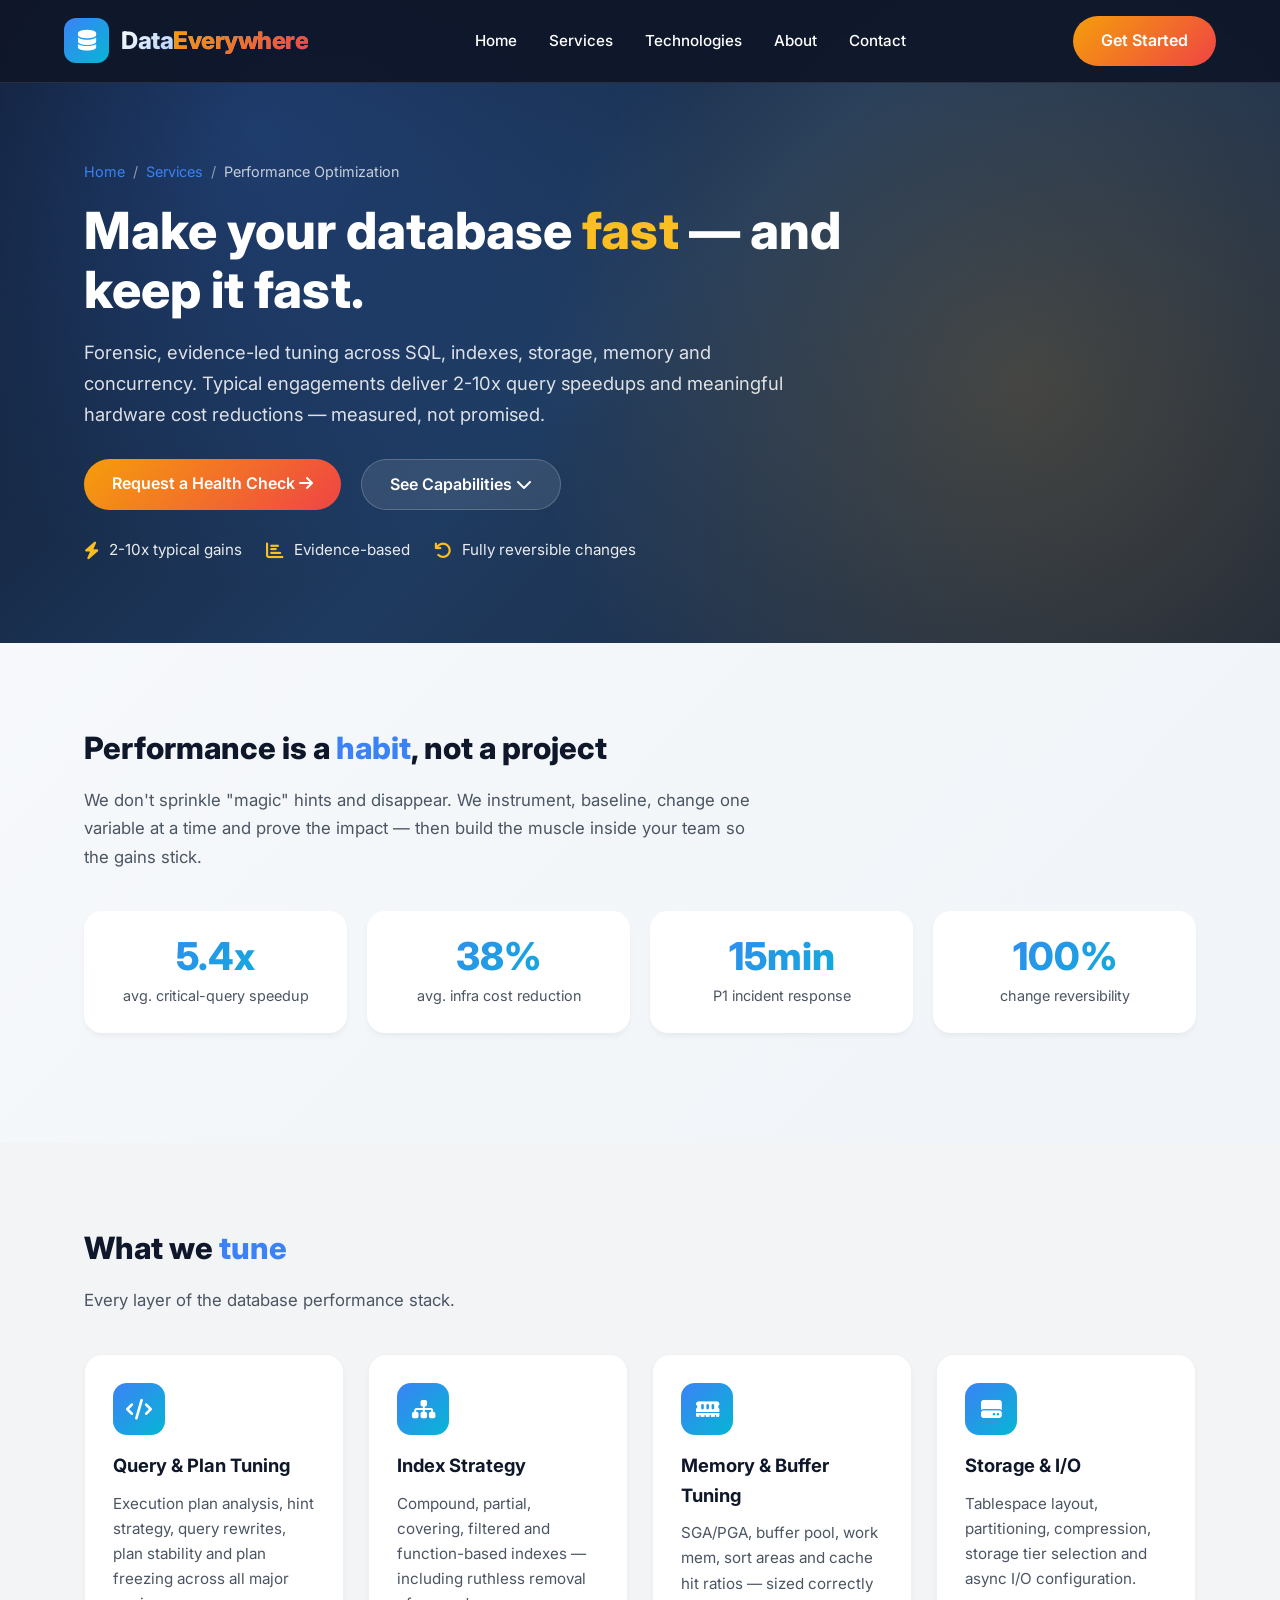
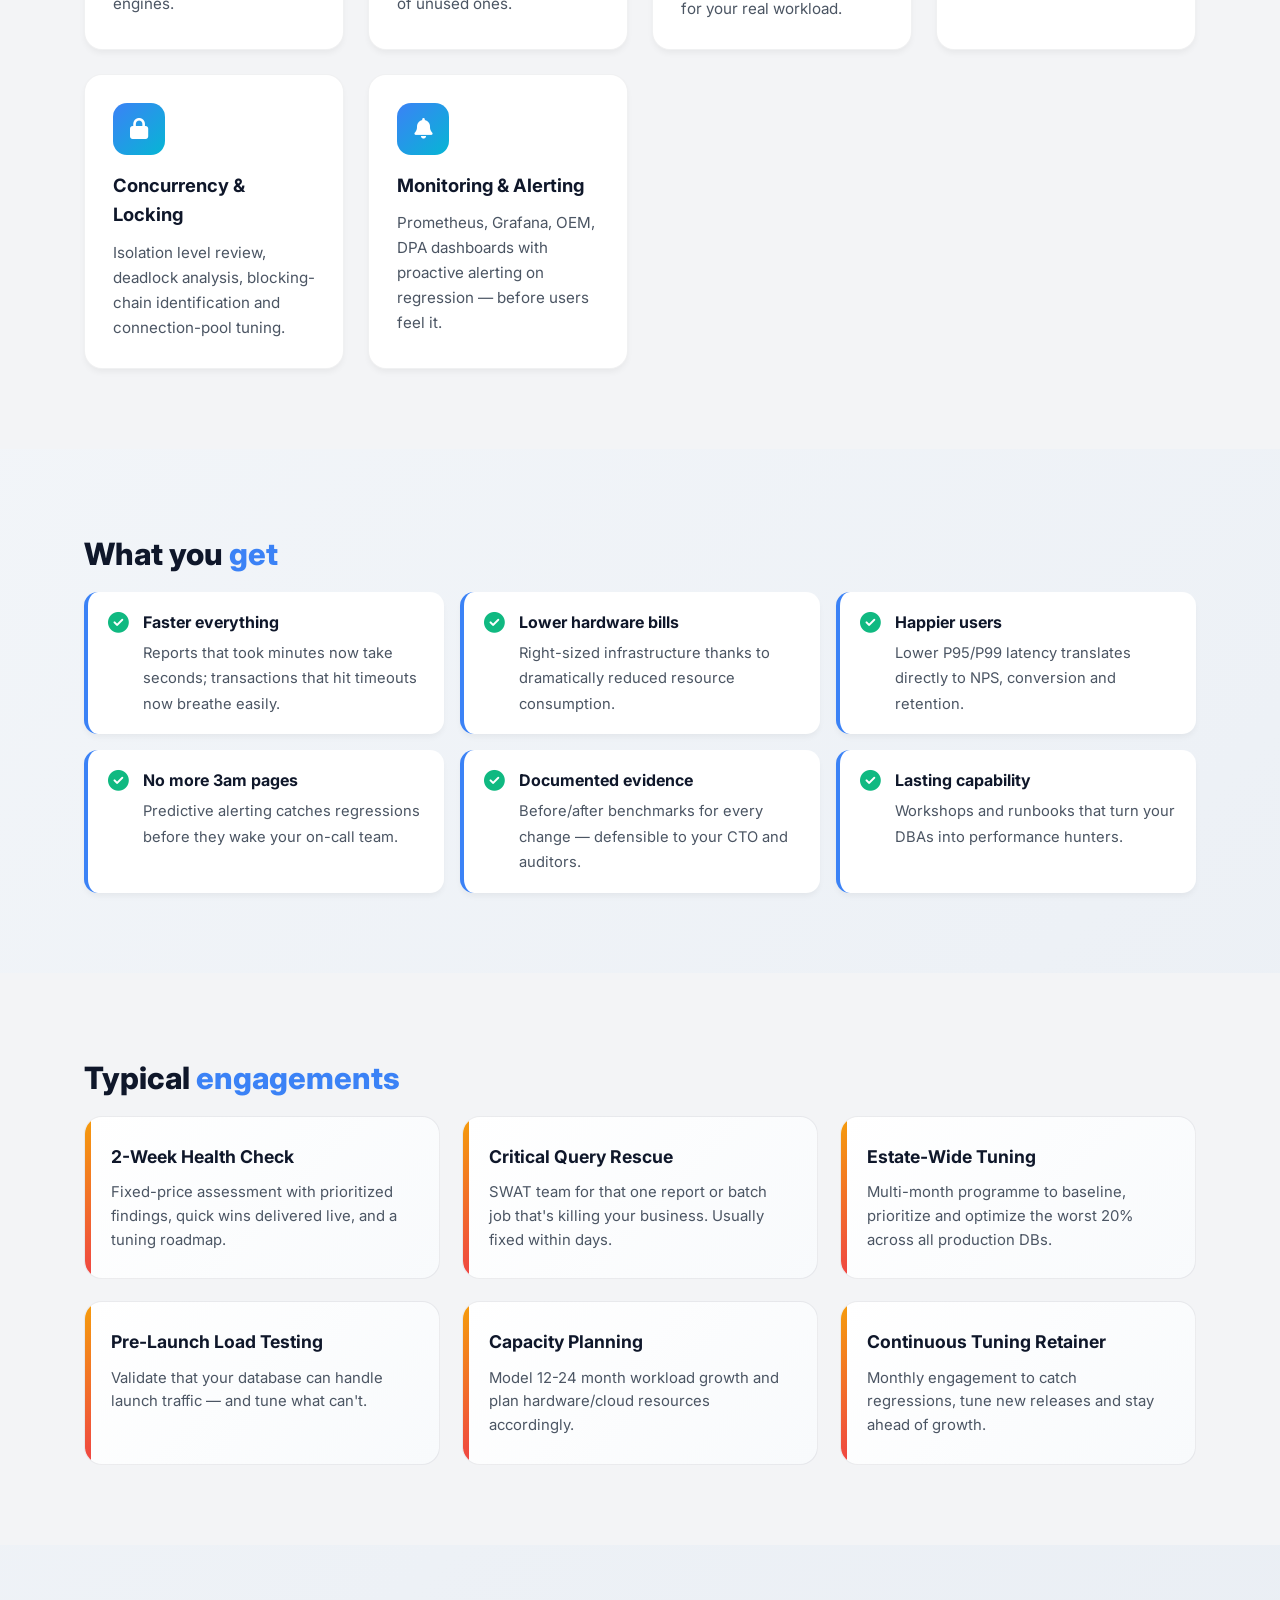
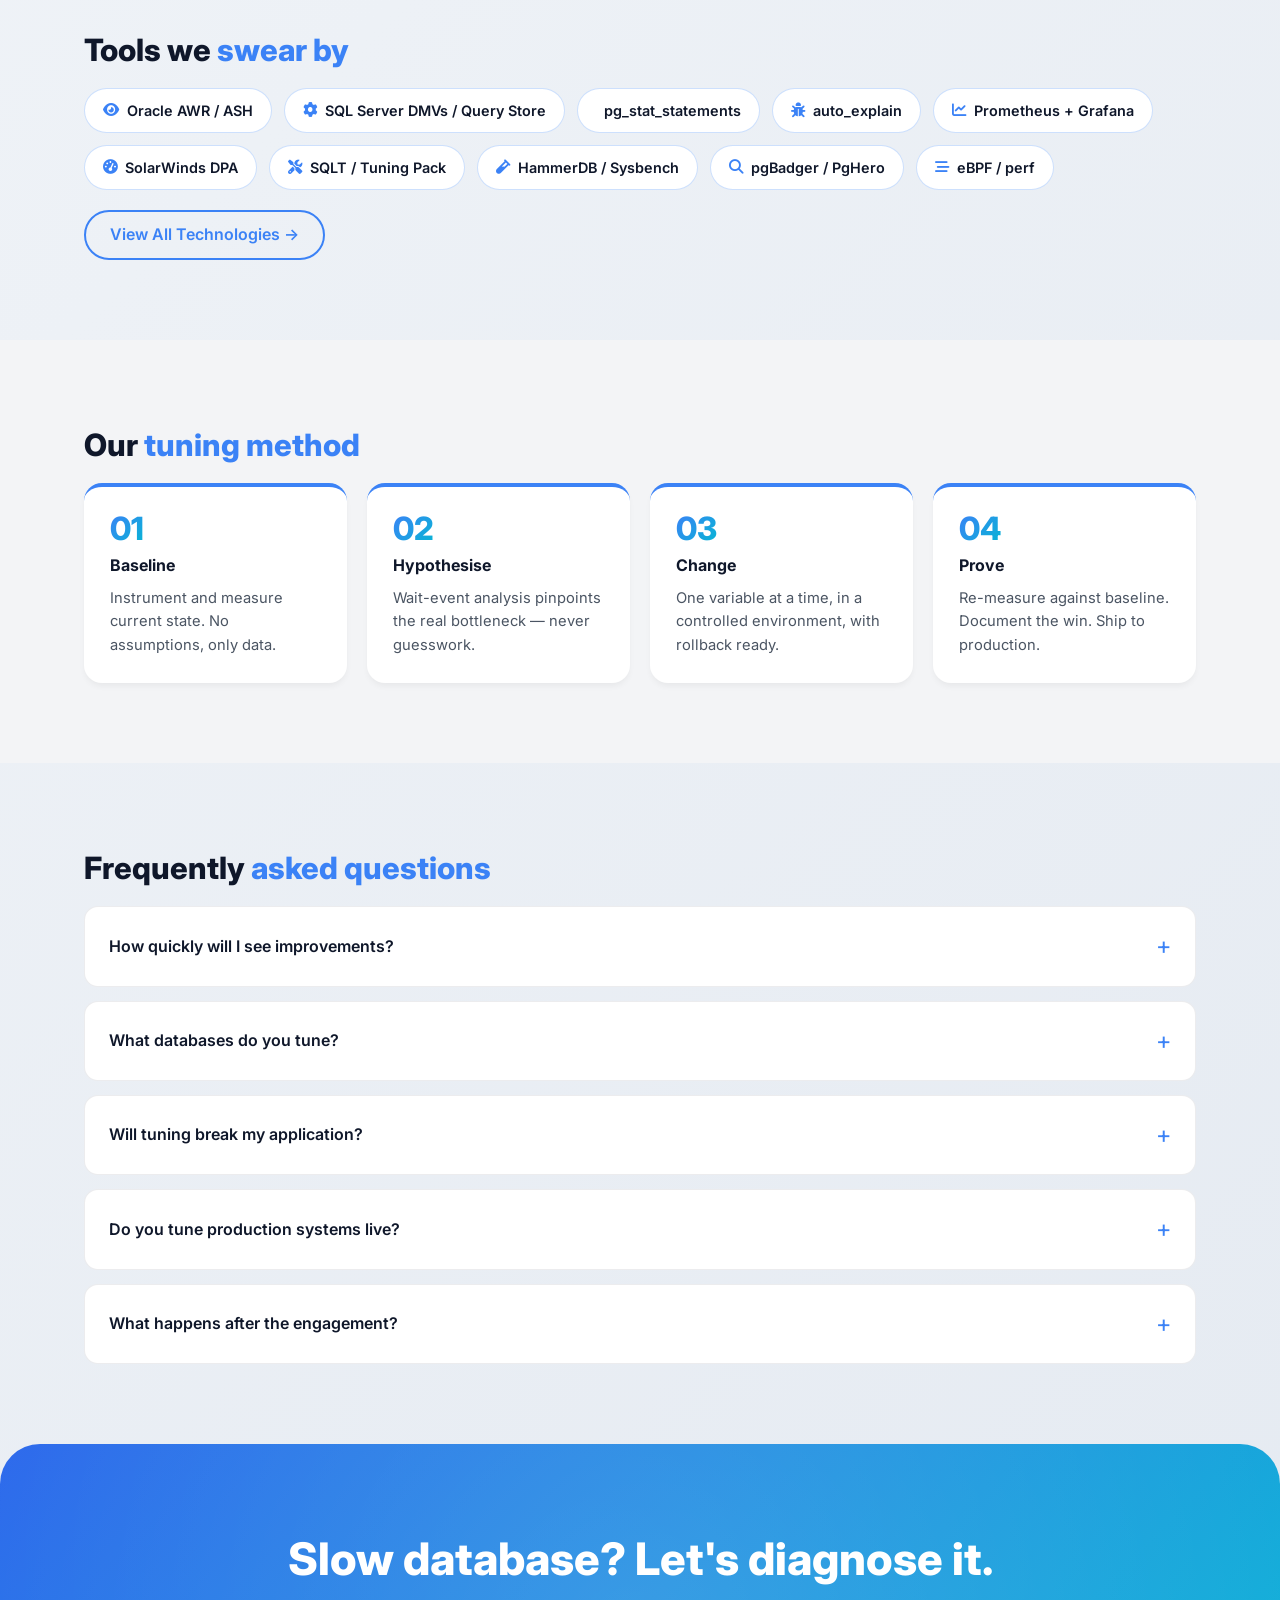
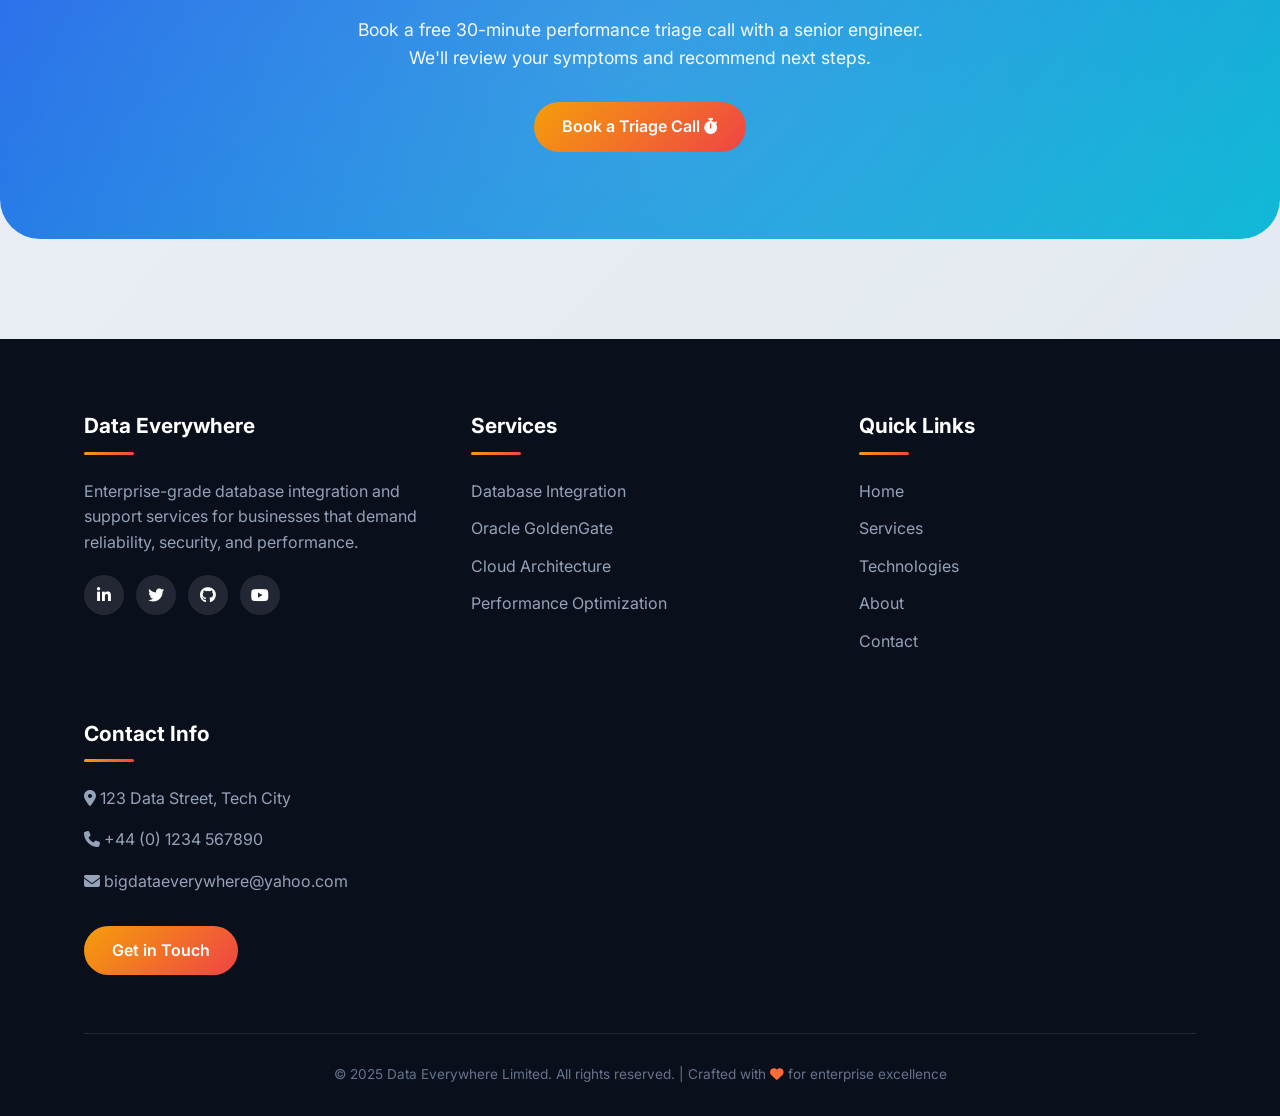
<file: performance-optmisation.html>
<!DOCTYPE html>
<html lang="en">
<head>
  <meta charset="UTF-8" />
  <meta name="viewport" content="width=device-width, initial-scale=1.0" />
  <title>Performance Optimization | Data Everywhere Limited</title>
  <link href="https://fonts.googleapis.com/css2?family=Inter:wght@300;400;500;600;700;800&display=swap" rel="stylesheet" />
  <link rel="stylesheet" href="https://cdnjs.cloudflare.com/ajax/libs/font-awesome/6.4.0/css/all.min.css" />
  <link rel="stylesheet" href="css/style.css" />
  <style>
    .breadcrumb a { color: var(--secondary); text-decoration: none; }
    .breadcrumb a:hover { color: var(--accent-light); }
  </style>
</head>
<body>
  <header>
    <div class="container header-container">
      <a href="index.html" class="logo">
        <div class="logo-icon"><i class="fas fa-database"></i></div>
        <h1>Data<span>Everywhere</span></h1>
      </a>
      <nav>
        <ul id="nav-menu">
          <li><a href="index.html">Home</a></li>
          <li><a href="services.html" class="active">Services</a></li>
          <li><a href="technologies.html">Technologies</a></li>
          <li><a href="about.html">About</a></li>
          <li><a href="contact.html">Contact</a></li>
        </ul>
      </nav>
      <a href="contact.html" class="cta-button">Get Started</a>
      <button class="mobile-menu-btn" onclick="toggleMenu()"><i class="fas fa-bars"></i></button>
    </div>
  </header>

  <main data-testid="page-performance-optimization">
    <section class="subpage-hero">
      <div class="container">
        <div class="breadcrumb">
          <a href="index.html">Home</a><span>/</span>
          <a href="services.html">Services</a><span>/</span>
          Performance Optimization
        </div>
        <h1>Make your database <span>fast</span> — and keep it fast.</h1>
        <p class="lead">Forensic, evidence-led tuning across SQL, indexes, storage, memory and concurrency. Typical engagements deliver 2-10x query speedups and meaningful hardware cost reductions — measured, not promised.</p>
        <div class="hero-buttons">
          <a href="contact.html" class="cta-button">Request a Health Check <i class="fas fa-arrow-right"></i></a>
          <a href="#features" class="secondary-button">See Capabilities <i class="fas fa-chevron-down"></i></a>
        </div>
        <div class="hero-meta">
          <div class="hero-meta-item"><i class="fas fa-bolt"></i> 2-10x typical gains</div>
          <div class="hero-meta-item"><i class="fas fa-chart-bar"></i> Evidence-based</div>
          <div class="hero-meta-item"><i class="fas fa-undo"></i> Fully reversible changes</div>
        </div>
      </div>
    </section>

    <section class="sub-section">
      <div class="container">
        <h2 class="sub-heading">Performance is a <span>habit</span>, not a project</h2>
        <p class="sub-subheading">We don't sprinkle "magic" hints and disappear. We instrument, baseline, change one variable at a time and prove the impact — then build the muscle inside your team so the gains stick.</p>
        <div class="stat-row">
          <div class="stat-block"><div class="num">5.4x</div><div class="lbl">avg. critical-query speedup</div></div>
          <div class="stat-block"><div class="num">38%</div><div class="lbl">avg. infra cost reduction</div></div>
          <div class="stat-block"><div class="num">15min</div><div class="lbl">P1 incident response</div></div>
          <div class="stat-block"><div class="num">100%</div><div class="lbl">change reversibility</div></div>
        </div>
      </div>
    </section>

    <section class="sub-section alt" id="features">
      <div class="container">
        <h2 class="sub-heading">What we <span>tune</span></h2>
        <p class="sub-subheading">Every layer of the database performance stack.</p>
        <div class="feature-grid">
          <div class="feature-tile"><div class="ft-icon"><i class="fas fa-code"></i></div><h4>Query & Plan Tuning</h4><p>Execution plan analysis, hint strategy, query rewrites, plan stability and plan freezing across all major engines.</p></div>
          <div class="feature-tile"><div class="ft-icon"><i class="fas fa-sitemap"></i></div><h4>Index Strategy</h4><p>Compound, partial, covering, filtered and function-based indexes — including ruthless removal of unused ones.</p></div>
          <div class="feature-tile"><div class="ft-icon"><i class="fas fa-memory"></i></div><h4>Memory & Buffer Tuning</h4><p>SGA/PGA, buffer pool, work mem, sort areas and cache hit ratios — sized correctly for your real workload.</p></div>
          <div class="feature-tile"><div class="ft-icon"><i class="fas fa-hdd"></i></div><h4>Storage & I/O</h4><p>Tablespace layout, partitioning, compression, storage tier selection and async I/O configuration.</p></div>
          <div class="feature-tile"><div class="ft-icon"><i class="fas fa-lock"></i></div><h4>Concurrency & Locking</h4><p>Isolation level review, deadlock analysis, blocking-chain identification and connection-pool tuning.</p></div>
          <div class="feature-tile"><div class="ft-icon"><i class="fas fa-bell"></i></div><h4>Monitoring & Alerting</h4><p>Prometheus, Grafana, OEM, DPA dashboards with proactive alerting on regression — before users feel it.</p></div>
        </div>
      </div>
    </section>

    <section class="sub-section">
      <div class="container">
        <h2 class="sub-heading">What you <span>get</span></h2>
        <ul class="benefit-list">
          <li><i class="fas fa-check-circle"></i><div><strong>Faster everything</strong><span>Reports that took minutes now take seconds; transactions that hit timeouts now breathe easily.</span></div></li>
          <li><i class="fas fa-check-circle"></i><div><strong>Lower hardware bills</strong><span>Right-sized infrastructure thanks to dramatically reduced resource consumption.</span></div></li>
          <li><i class="fas fa-check-circle"></i><div><strong>Happier users</strong><span>Lower P95/P99 latency translates directly to NPS, conversion and retention.</span></div></li>
          <li><i class="fas fa-check-circle"></i><div><strong>No more 3am pages</strong><span>Predictive alerting catches regressions before they wake your on-call team.</span></div></li>
          <li><i class="fas fa-check-circle"></i><div><strong>Documented evidence</strong><span>Before/after benchmarks for every change — defensible to your CTO and auditors.</span></div></li>
          <li><i class="fas fa-check-circle"></i><div><strong>Lasting capability</strong><span>Workshops and runbooks that turn your DBAs into performance hunters.</span></div></li>
        </ul>
      </div>
    </section>

    <section class="sub-section alt">
      <div class="container">
        <h2 class="sub-heading">Typical <span>engagements</span></h2>
        <div class="usecase-grid">
          <div class="usecase-card"><h4>2-Week Health Check</h4><p>Fixed-price assessment with prioritized findings, quick wins delivered live, and a tuning roadmap.</p></div>
          <div class="usecase-card"><h4>Critical Query Rescue</h4><p>SWAT team for that one report or batch job that's killing your business. Usually fixed within days.</p></div>
          <div class="usecase-card"><h4>Estate-Wide Tuning</h4><p>Multi-month programme to baseline, prioritize and optimize the worst 20% across all production DBs.</p></div>
          <div class="usecase-card"><h4>Pre-Launch Load Testing</h4><p>Validate that your database can handle launch traffic — and tune what can't.</p></div>
          <div class="usecase-card"><h4>Capacity Planning</h4><p>Model 12-24 month workload growth and plan hardware/cloud resources accordingly.</p></div>
          <div class="usecase-card"><h4>Continuous Tuning Retainer</h4><p>Monthly engagement to catch regressions, tune new releases and stay ahead of growth.</p></div>
        </div>
      </div>
    </section>

    <section class="sub-section">
      <div class="container">
        <h2 class="sub-heading">Tools we <span>swear by</span></h2>
        <div class="tech-pill-row">
          <span class="tech-pill"><i class="fas fa-eye"></i> Oracle AWR / ASH</span>
          <span class="tech-pill"><i class="fas fa-cog"></i> SQL Server DMVs / Query Store</span>
          <span class="tech-pill"><i class="fas fa-elephant"></i> pg_stat_statements</span>
          <span class="tech-pill"><i class="fas fa-bug"></i> auto_explain</span>
          <span class="tech-pill"><i class="fas fa-chart-line"></i> Prometheus + Grafana</span>
          <span class="tech-pill"><i class="fas fa-tachometer-alt"></i> SolarWinds DPA</span>
          <span class="tech-pill"><i class="fas fa-tools"></i> SQLT / Tuning Pack</span>
          <span class="tech-pill"><i class="fas fa-vial"></i> HammerDB / Sysbench</span>
          <span class="tech-pill"><i class="fas fa-search"></i> pgBadger / PgHero</span>
          <span class="tech-pill"><i class="fas fa-stream"></i> eBPF / perf</span>
        </div>
        <div style="margin-top: 20px;">
          <a href="technologies.html" class="secondary-button-dark">View All Technologies →</a>
        </div>
      </div>
    </section>

    <section class="sub-section alt">
      <div class="container">
        <h2 class="sub-heading">Our <span>tuning method</span></h2>
        <div class="process-timeline">
          <div class="timeline-step"><div class="ts-num">01</div><h4>Baseline</h4><p>Instrument and measure current state. No assumptions, only data.</p></div>
          <div class="timeline-step"><div class="ts-num">02</div><h4>Hypothesise</h4><p>Wait-event analysis pinpoints the real bottleneck — never guesswork.</p></div>
          <div class="timeline-step"><div class="ts-num">03</div><h4>Change</h4><p>One variable at a time, in a controlled environment, with rollback ready.</p></div>
          <div class="timeline-step"><div class="ts-num">04</div><h4>Prove</h4><p>Re-measure against baseline. Document the win. Ship to production.</p></div>
        </div>
      </div>
    </section>

    <section class="sub-section">
      <div class="container">
        <h2 class="sub-heading">Frequently <span>asked questions</span></h2>
        <div class="faq-list">
          <details class="faq-item"><summary>How quickly will I see improvements?</summary><p>Most engagements deliver measurable quick wins in the first week. A typical health check identifies 10–20 prioritized fixes; we usually implement the top 3–5 live during the assessment.</p></details>
          <details class="faq-item"><summary>What databases do you tune?</summary><p>Oracle, SQL Server, PostgreSQL, MySQL, MariaDB, Aurora (both engines), Azure SQL, and MongoDB. We have specialists for each.</p></details>
          <details class="faq-item"><summary>Will tuning break my application?</summary><p>Every change is reversible and tested in non-production first. We never apply plan changes, index changes or parameter changes to prod without your approval and a rollback plan.</p></details>
          <details class="faq-item"><summary>Do you tune production systems live?</summary><p>Yes, when needed — particularly for P1 incidents. We use plan baselines, query store and similar mechanisms to make changes safely on running systems.</p></details>
          <details class="faq-item"><summary>What happens after the engagement?</summary><p>You get a documented playbook, dashboards and a knowledge-transfer session. Many clients keep us on a light monthly retainer to catch regressions early.</p></details>
        </div>
      </div>
    </section>

    <section class="cta-section">
      <div class="container">
        <h2>Slow database? Let's diagnose it.</h2>
        <p>Book a free 30-minute performance triage call with a senior engineer. We'll review your symptoms and recommend next steps.</p>
        <a href="contact.html" class="cta-button" data-testid="performance-cta">Book a Triage Call <i class="fas fa-stopwatch"></i></a>
      </div>
    </section>
  </main>

  <footer>
    <div class="container">
      <div class="footer-content">
        <div class="footer-column">
          <h3>Data Everywhere</h3>
          <p>Enterprise-grade database integration and support services for businesses that demand reliability, security, and performance.</p>
          <div class="social-links">
            <a href="#"><i class="fab fa-linkedin-in"></i></a>
            <a href="#"><i class="fab fa-twitter"></i></a>
            <a href="#"><i class="fab fa-github"></i></a>
            <a href="#"><i class="fab fa-youtube"></i></a>
          </div>
        </div>
        <div class="footer-column">
          <h3>Services</h3>
          <ul class="footer-links">
            <li><a href="database-integration.html">Database Integration</a></li>
            <li><a href="oracle-goldengate.html">Oracle GoldenGate</a></li>
            <li><a href="cloud-migration.html">Cloud Architecture</a></li>
            <li><a href="performance-optimization.html">Performance Optimization</a></li>
          </ul>
        </div>
        <div class="footer-column">
          <h3>Quick Links</h3>
          <ul class="footer-links">
            <li><a href="index.html">Home</a></li>
            <li><a href="services.html">Services</a></li>
            <li><a href="technologies.html">Technologies</a></li>
            <li><a href="about.html">About</a></li>
            <li><a href="contact.html">Contact</a></li>
          </ul>
        </div>
        <div class="footer-column">
          <h3>Contact Info</h3>
          <p><i class="fas fa-map-marker-alt"></i> 123 Data Street, Tech City</p>
          <p><i class="fas fa-phone"></i> +44 (0) 1234 567890</p>
          <p><i class="fas fa-envelope"></i> bigdataeverywhere@yahoo.com</p>
          <a href="contact.html" class="cta-button" style="margin-top: 15px; display: inline-block;">Get in Touch</a>
        </div>
      </div>
      <div class="copyright">
        <p>&copy; 2025 Data Everywhere Limited. All rights reserved. | Crafted with <i class="fas fa-heart" style="color: #ff6b35;"></i> for enterprise excellence</p>
      </div>
    </div>
  </footer>

  <script src="js/main.js"></script>
</body>
</html>
</file>
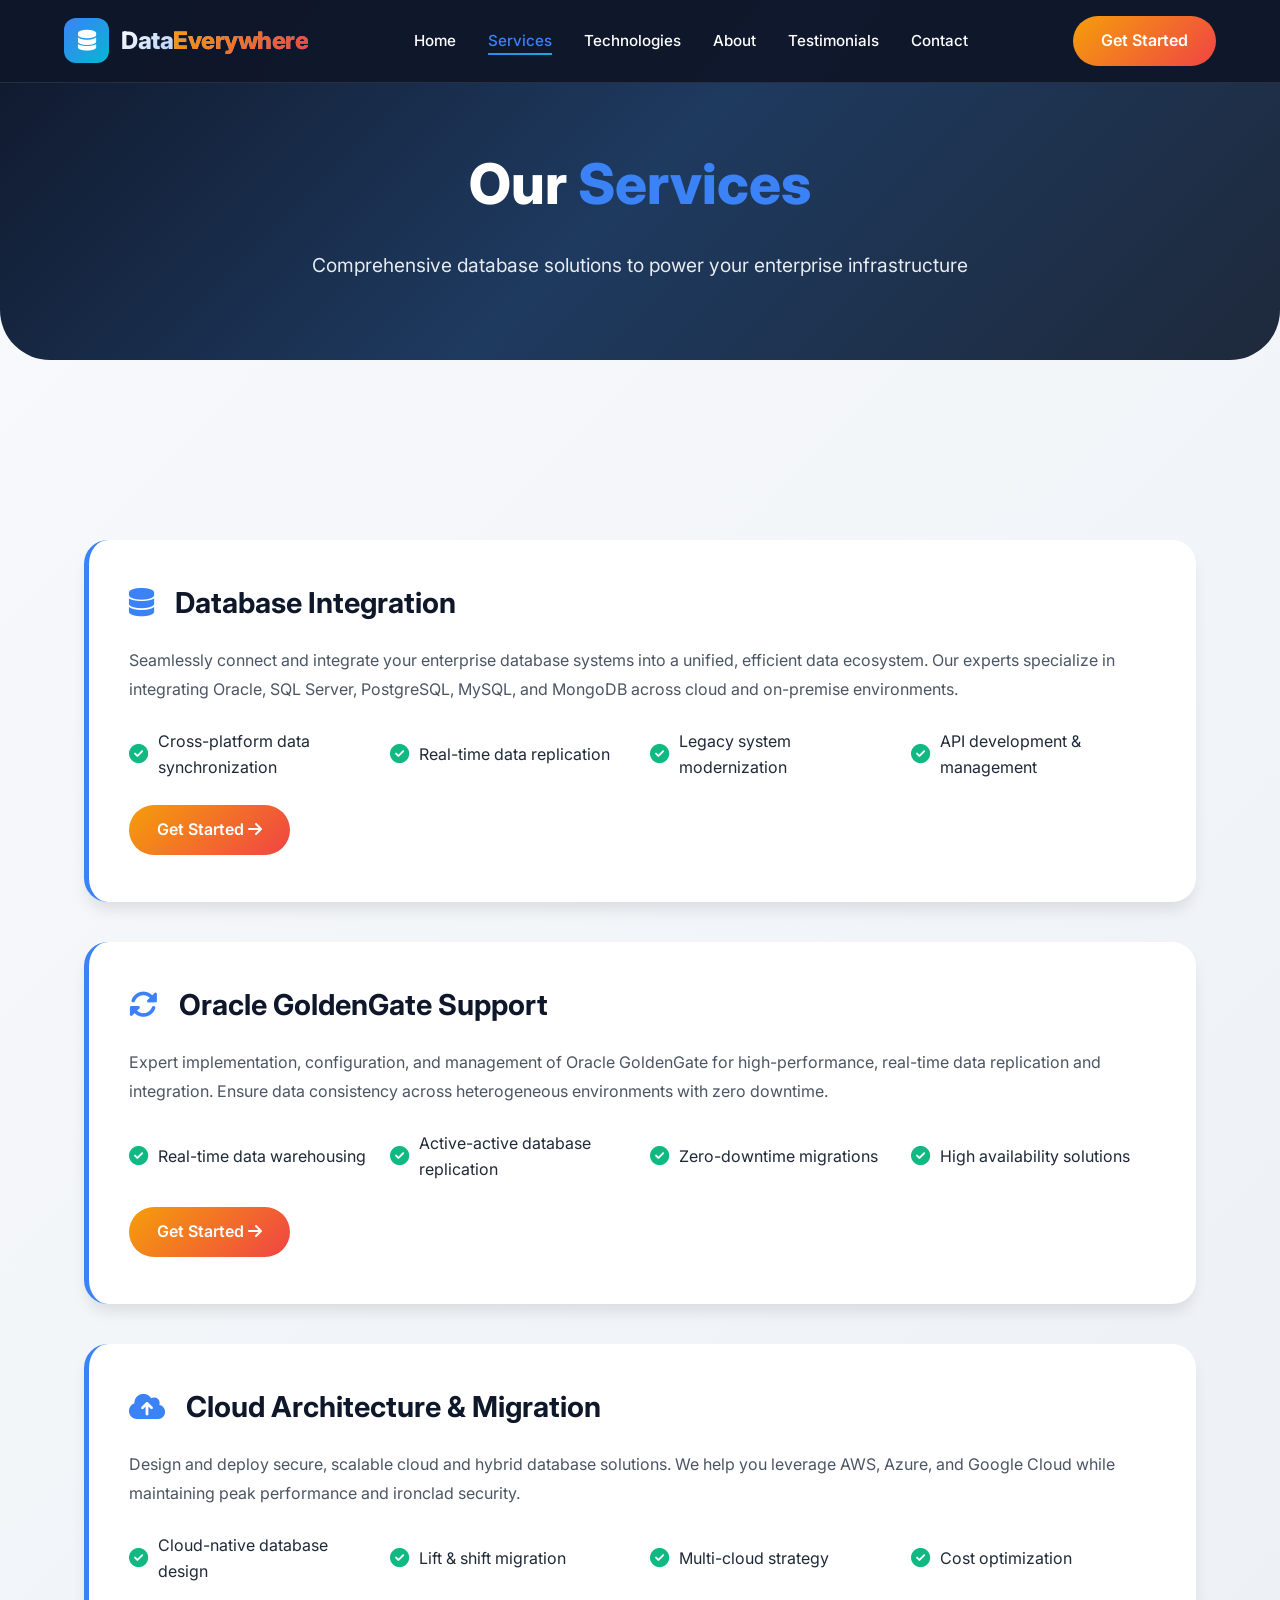
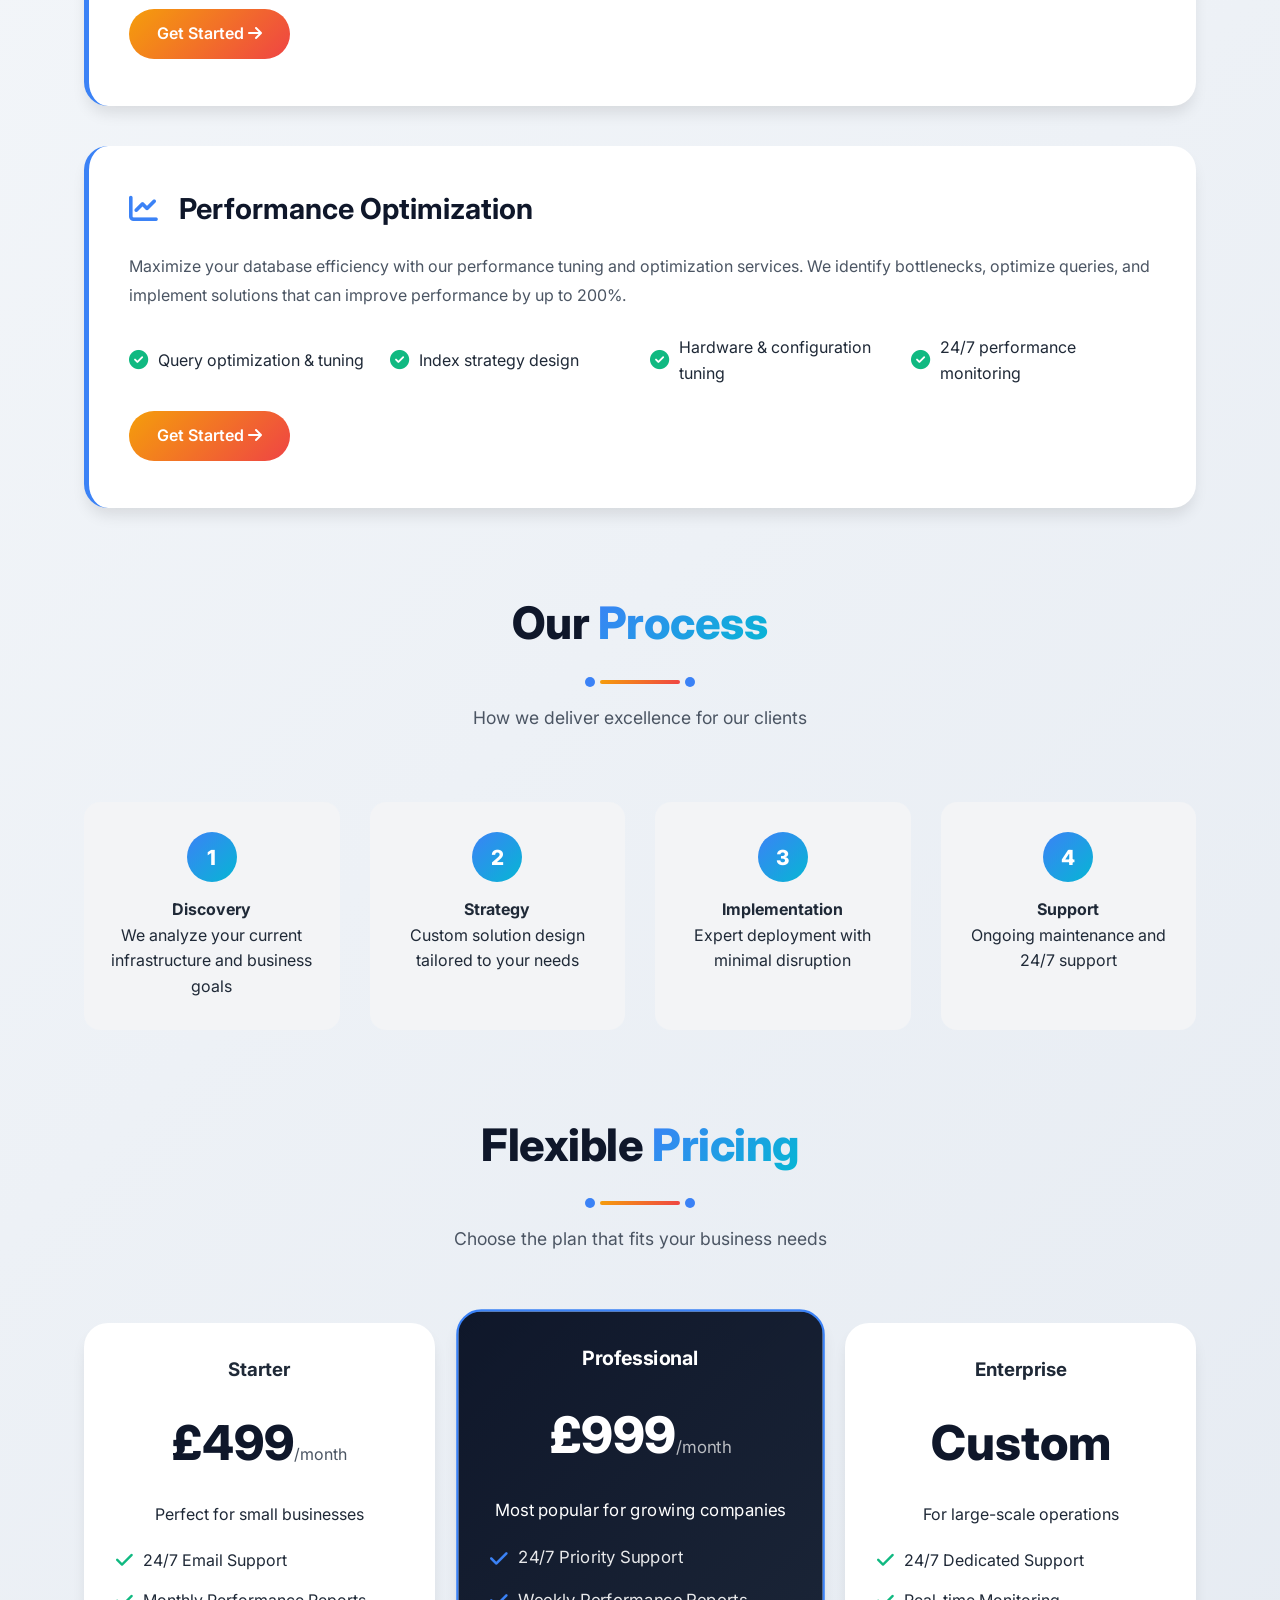
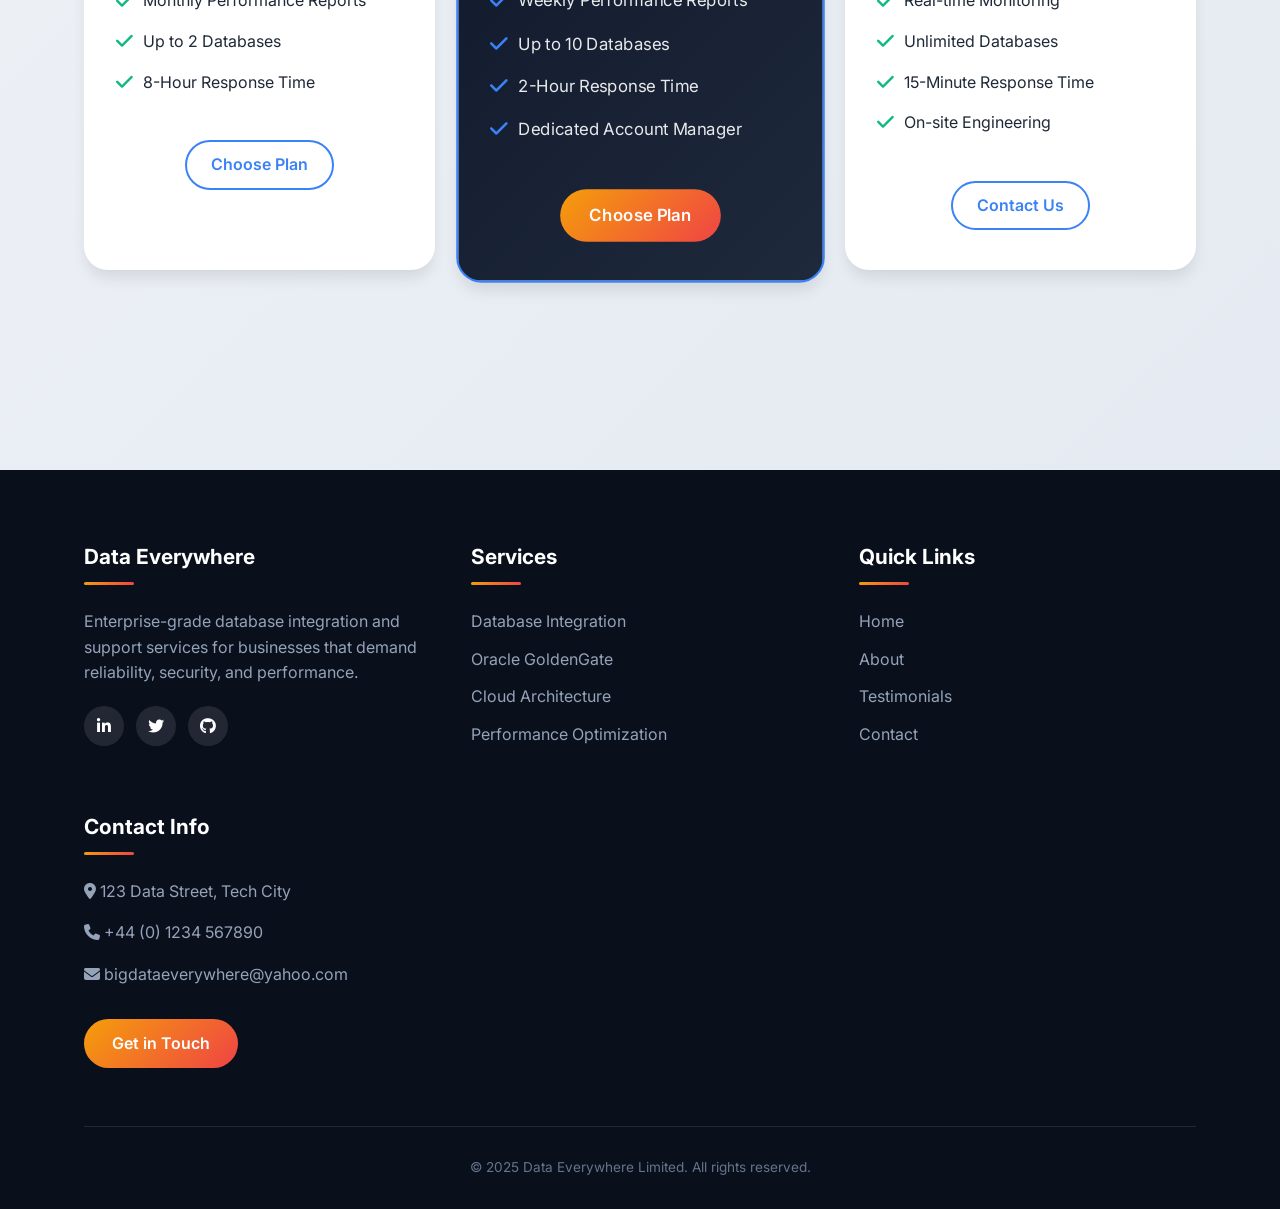
<file: services.html>
<!DOCTYPE html>
<html lang="en">
<head>
  <meta charset="UTF-8" />
  <meta name="viewport" content="width=device-width, initial-scale=1.0" />
  <title>Our Services | Data Everywhere Limited</title>
  <link href="https://fonts.googleapis.com/css2?family=Inter:wght@300;400;500;600;700;800&display=swap" rel="stylesheet" />
  <link rel="stylesheet" href="https://cdnjs.cloudflare.com/ajax/libs/font-awesome/6.4.0/css/all.min.css" />
  <link rel="stylesheet" href="css/style.css" />
  <style>
    .page-header {
      background: var(--gradient-hero);
      color: var(--text-white);
      padding: 140px 0 80px;
      text-align: center;
      border-radius: 0 0 50px 50px;
      margin-bottom: 80px;
    }
    .page-header h1 {
      font-size: 3.5rem;
      font-weight: 800;
      margin-bottom: 20px;
    }
    .page-header h1 span { color: var(--secondary); }
    .page-header p {
      font-size: 1.2rem;
      max-width: 700px;
      margin: 0 auto;
      opacity: 0.9;
    }

    .service-detail {
      background: var(--bg-card);
      border-radius: 24px;
      padding: 40px;
      margin-bottom: 40px;
      box-shadow: var(--shadow-md);
      transition: var(--transition);
      border-left: 5px solid var(--secondary);
    }
    .service-detail:hover {
      transform: translateY(-5px);
      box-shadow: var(--shadow-lg);
    }
    .service-detail h3 {
      font-size: 1.8rem;
      color: var(--primary);
      margin-bottom: 20px;
    }
    .service-detail h3 i {
      color: var(--secondary);
      margin-right: 15px;
    }
    .service-detail p {
      color: var(--text-light);
      line-height: 1.8;
      margin-bottom: 20px;
    }
    .feature-list {
      display: grid;
      grid-template-columns: repeat(auto-fit, minmax(200px, 1fr));
      gap: 15px;
      margin: 25px 0;
      list-style: none;
      padding: 0;
    }
    .feature-list li {
      display: flex;
      align-items: center;
      gap: 10px;
      color: var(--text-dark);
    }
    .feature-list li i {
      color: var(--success);
      font-size: 1.2rem;
    }

    .process-steps {
      display: grid;
      grid-template-columns: repeat(auto-fit, minmax(200px, 1fr));
      gap: 30px;
      margin: 40px 0;
    }
    .step {
      text-align: center;
      padding: 30px 20px;
      background: var(--bg-light);
      border-radius: 16px;
      transition: var(--transition);
    }
    .step:hover {
      background: var(--gradient-cyan);
      color: white;
      transform: translateY(-5px);
    }
    .step:hover p { color: rgba(255,255,255,0.9); }
    .step-number {
      width: 50px;
      height: 50px;
      background: var(--gradient-cyan);
      border-radius: 50%;
      display: flex;
      align-items: center;
      justify-content: center;
      margin: 0 auto 15px;
      font-weight: 800;
      font-size: 1.3rem;
      color: white;
    }
    .step:hover .step-number { background: white; color: var(--primary); }

    .pricing-grid {
      display: grid;
      grid-template-columns: repeat(auto-fit, minmax(280px, 1fr));
      gap: 30px;
      margin-top: 40px;
    }
    .pricing-card {
      background: var(--bg-card);
      border-radius: 24px;
      padding: 30px;
      text-align: center;
      transition: var(--transition);
      border: 2px solid transparent;
      box-shadow: var(--shadow-md);
    }
    .pricing-card:hover {
      transform: translateY(-10px);
      box-shadow: var(--shadow-lg);
    }
    .pricing-card.featured {
      background: linear-gradient(135deg, var(--primary), var(--primary-light));
      color: white;
      transform: scale(1.05);
      border-color: var(--secondary);
    }
    .pricing-card.featured h3,
    .pricing-card.featured .price,
    .pricing-card.featured p { color: white; }
    .pricing-card.featured .feature-list li { color: rgba(255,255,255,0.9); }
    .pricing-card.featured .feature-list li i { color: var(--secondary); }
    .price {
      font-size: 3rem;
      font-weight: 800;
      color: var(--primary);
      margin: 20px 0;
    }
    .price span {
      font-size: 1rem;
      font-weight: 400;
      color: var(--text-light);
    }
    .pricing-card.featured .price span { color: rgba(255,255,255,0.7); }
    .pricing-card .feature-list { text-align: left; margin-top: 20px; }
  </style>
</head>
<body>
  <header>
    <div class="container header-container">
      <a href="index.html" class="logo">
        <div class="logo-icon"><i class="fas fa-database"></i></div>
        <h1>Data<span>Everywhere</span></h1>
      </a>
      <nav>
        <ul id="nav-menu">
          <li><a href="index.html">Home</a></li>
          <li><a href="services.html" class="active">Services</a></li>
          <li><a href="technologies.html">Technologies</a></li>
          <li><a href="about.html">About</a></li>
          <li><a href="testimonials.html">Testimonials</a></li>
          <li><a href="contact.html">Contact</a></li>
        </ul>
      </nav>
      <a href="contact.html" class="cta-button">Get Started</a>
      <button class="mobile-menu-btn" onclick="toggleMenu()">
        <i class="fas fa-bars"></i>
      </button>
    </div>
  </header>

  <main>
    <section class="page-header">
      <div class="container">
        <h1>Our <span>Services</span></h1>
        <p>Comprehensive database solutions to power your enterprise infrastructure</p>
      </div>
    </section>

    <div class="container">
      <section class="section">
        <!-- Service 1 -->
        <div class="service-detail">
          <h3><i class="fas fa-database"></i> Database Integration</h3>
          <p>Seamlessly connect and integrate your enterprise database systems into a unified, efficient data ecosystem. Our experts specialize in integrating Oracle, SQL Server, PostgreSQL, MySQL, and MongoDB across cloud and on-premise environments.</p>
          <ul class="feature-list">
            <li><i class="fas fa-check-circle"></i> Cross-platform data synchronization</li>
            <li><i class="fas fa-check-circle"></i> Real-time data replication</li>
            <li><i class="fas fa-check-circle"></i> Legacy system modernization</li>
            <li><i class="fas fa-check-circle"></i> API development & management</li>
          </ul>
          <a href="contact.html" class="cta-button">Get Started <i class="fas fa-arrow-right"></i></a>
        </div>

        <!-- Service 2 -->
        <div class="service-detail">
          <h3><i class="fas fa-sync-alt"></i> Oracle GoldenGate Support</h3>
          <p>Expert implementation, configuration, and management of Oracle GoldenGate for high-performance, real-time data replication and integration. Ensure data consistency across heterogeneous environments with zero downtime.</p>
          <ul class="feature-list">
            <li><i class="fas fa-check-circle"></i> Real-time data warehousing</li>
            <li><i class="fas fa-check-circle"></i> Active-active database replication</li>
            <li><i class="fas fa-check-circle"></i> Zero-downtime migrations</li>
            <li><i class="fas fa-check-circle"></i> High availability solutions</li>
          </ul>
          <a href="contact.html" class="cta-button">Get Started <i class="fas fa-arrow-right"></i></a>
        </div>

        <!-- Service 3 -->
        <div class="service-detail">
          <h3><i class="fas fa-cloud-upload-alt"></i> Cloud Architecture & Migration</h3>
          <p>Design and deploy secure, scalable cloud and hybrid database solutions. We help you leverage AWS, Azure, and Google Cloud while maintaining peak performance and ironclad security.</p>
          <ul class="feature-list">
            <li><i class="fas fa-check-circle"></i> Cloud-native database design</li>
            <li><i class="fas fa-check-circle"></i> Lift & shift migration</li>
            <li><i class="fas fa-check-circle"></i> Multi-cloud strategy</li>
            <li><i class="fas fa-check-circle"></i> Cost optimization</li>
          </ul>
          <a href="contact.html" class="cta-button">Get Started <i class="fas fa-arrow-right"></i></a>
        </div>

        <!-- Service 4 -->
        <div class="service-detail">
          <h3><i class="fas fa-chart-line"></i> Performance Optimization</h3>
          <p>Maximize your database efficiency with our performance tuning and optimization services. We identify bottlenecks, optimize queries, and implement solutions that can improve performance by up to 200%.</p>
          <ul class="feature-list">
            <li><i class="fas fa-check-circle"></i> Query optimization & tuning</li>
            <li><i class="fas fa-check-circle"></i> Index strategy design</li>
            <li><i class="fas fa-check-circle"></i> Hardware & configuration tuning</li>
            <li><i class="fas fa-check-circle"></i> 24/7 performance monitoring</li>
          </ul>
          <a href="contact.html" class="cta-button">Get Started <i class="fas fa-arrow-right"></i></a>
        </div>

        <!-- Our Process -->
        <div class="section-title" style="margin-top: 80px">
          <h2>Our <span>Process</span></h2>
          <div class="title-line"></div>
          <p>How we deliver excellence for our clients</p>
        </div>

        <div class="process-steps">
          <div class="step">
            <div class="step-number">1</div>
            <h4>Discovery</h4>
            <p>We analyze your current infrastructure and business goals</p>
          </div>
          <div class="step">
            <div class="step-number">2</div>
            <h4>Strategy</h4>
            <p>Custom solution design tailored to your needs</p>
          </div>
          <div class="step">
            <div class="step-number">3</div>
            <h4>Implementation</h4>
            <p>Expert deployment with minimal disruption</p>
          </div>
          <div class="step">
            <div class="step-number">4</div>
            <h4>Support</h4>
            <p>Ongoing maintenance and 24/7 support</p>
          </div>
        </div>

        <!-- Pricing Section -->
        <div class="section-title" style="margin-top: 80px">
          <h2>Flexible <span>Pricing</span></h2>
          <div class="title-line"></div>
          <p>Choose the plan that fits your business needs</p>
        </div>

        <div class="pricing-grid">
          <div class="pricing-card">
            <h3>Starter</h3>
            <div class="price">£499<span>/month</span></div>
            <p>Perfect for small businesses</p>
            <ul class="feature-list">
              <li><i class="fas fa-check"></i> 24/7 Email Support</li>
              <li><i class="fas fa-check"></i> Monthly Performance Reports</li>
              <li><i class="fas fa-check"></i> Up to 2 Databases</li>
              <li><i class="fas fa-check"></i> 8-Hour Response Time</li>
            </ul>
            <a href="contact.html" class="secondary-button-dark" style="margin-top: 20px; display: inline-block;">Choose Plan</a>
          </div>
          <div class="pricing-card featured">
            <h3>Professional</h3>
            <div class="price">£999<span>/month</span></div>
            <p>Most popular for growing companies</p>
            <ul class="feature-list">
              <li><i class="fas fa-check"></i> 24/7 Priority Support</li>
              <li><i class="fas fa-check"></i> Weekly Performance Reports</li>
              <li><i class="fas fa-check"></i> Up to 10 Databases</li>
              <li><i class="fas fa-check"></i> 2-Hour Response Time</li>
              <li><i class="fas fa-check"></i> Dedicated Account Manager</li>
            </ul>
            <a href="contact.html" class="cta-button" style="margin-top: 20px; display: inline-block;">Choose Plan</a>
          </div>
          <div class="pricing-card">
            <h3>Enterprise</h3>
            <div class="price">Custom</div>
            <p>For large-scale operations</p>
            <ul class="feature-list">
              <li><i class="fas fa-check"></i> 24/7 Dedicated Support</li>
              <li><i class="fas fa-check"></i> Real-time Monitoring</li>
              <li><i class="fas fa-check"></i> Unlimited Databases</li>
              <li><i class="fas fa-check"></i> 15-Minute Response Time</li>
              <li><i class="fas fa-check"></i> On-site Engineering</li>
            </ul>
            <a href="contact.html" class="secondary-button-dark" style="margin-top: 20px; display: inline-block;">Contact Us</a>
          </div>
        </div>
      </section>
    </div>
  </main>

  <footer>
    <div class="container">
      <div class="footer-content">
        <div class="footer-column">
          <h3>Data Everywhere</h3>
          <p>Enterprise-grade database integration and support services for businesses that demand reliability, security, and performance.</p>
          <div class="social-links">
            <a href="#"><i class="fab fa-linkedin-in"></i></a>
            <a href="#"><i class="fab fa-twitter"></i></a>
            <a href="#"><i class="fab fa-github"></i></a>
          </div>
        </div>
        <div class="footer-column">
          <h3>Services</h3>
          <ul class="footer-links">
            <li><a href="services.html">Database Integration</a></li>
            <li><a href="services.html">Oracle GoldenGate</a></li>
            <li><a href="services.html">Cloud Architecture</a></li>
            <li><a href="services.html">Performance Optimization</a></li>
          </ul>
        </div>
        <div class="footer-column">
          <h3>Quick Links</h3>
          <ul class="footer-links">
            <li><a href="index.html">Home</a></li>
            <li><a href="about.html">About</a></li>
            <li><a href="testimonials.html">Testimonials</a></li>
            <li><a href="contact.html">Contact</a></li>
          </ul>
        </div>
        <div class="footer-column">
          <h3>Contact Info</h3>
          <p><i class="fas fa-map-marker-alt"></i> 123 Data Street, Tech City</p>
          <p><i class="fas fa-phone"></i> +44 (0) 1234 567890</p>
          <p><i class="fas fa-envelope"></i> bigdataeverywhere@yahoo.com</p>
          <a href="contact.html" class="cta-button" style="margin-top: 15px; display: inline-block;">Get in Touch</a>
        </div>
      </div>
      <div class="copyright">
        <p>&copy; 2025 Data Everywhere Limited. All rights reserved.</p>
      </div>
    </div>
  </footer>

  <script src="js/main.js"></script>
</body>
</html>
</file>
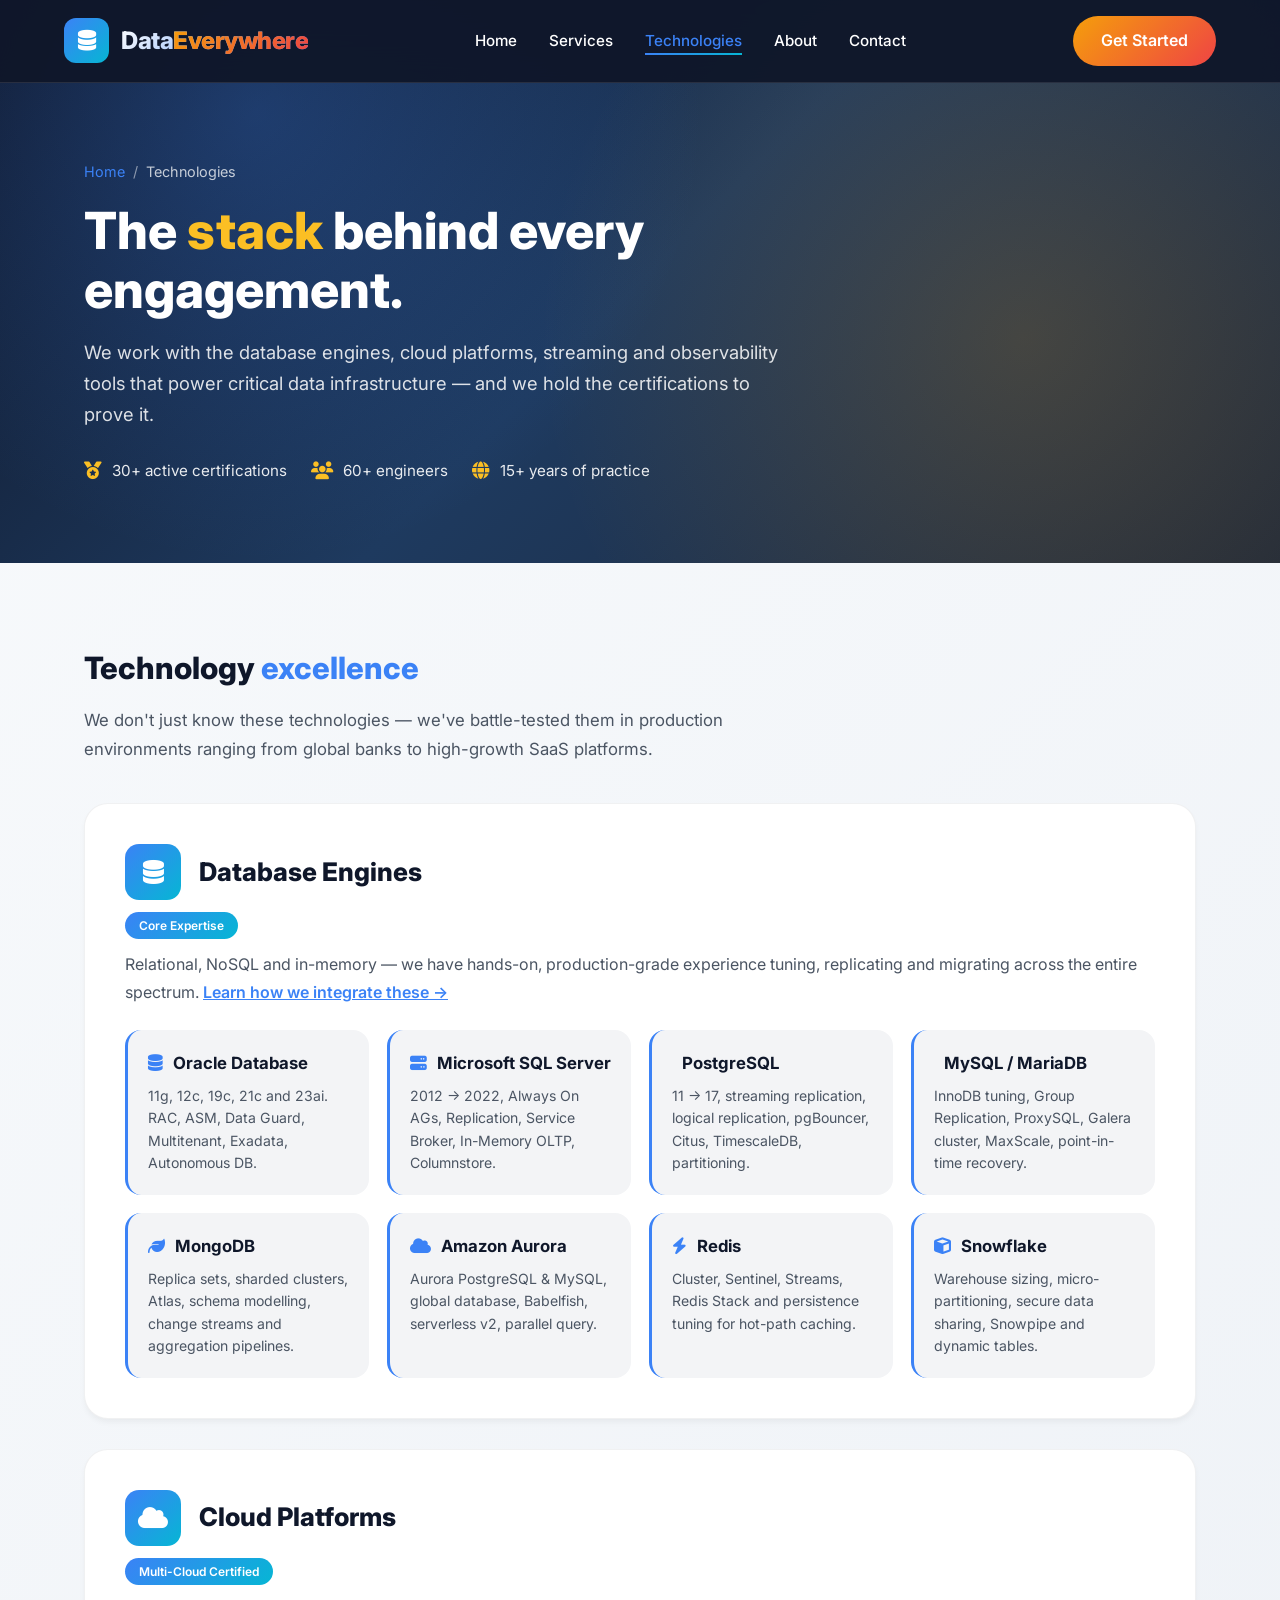
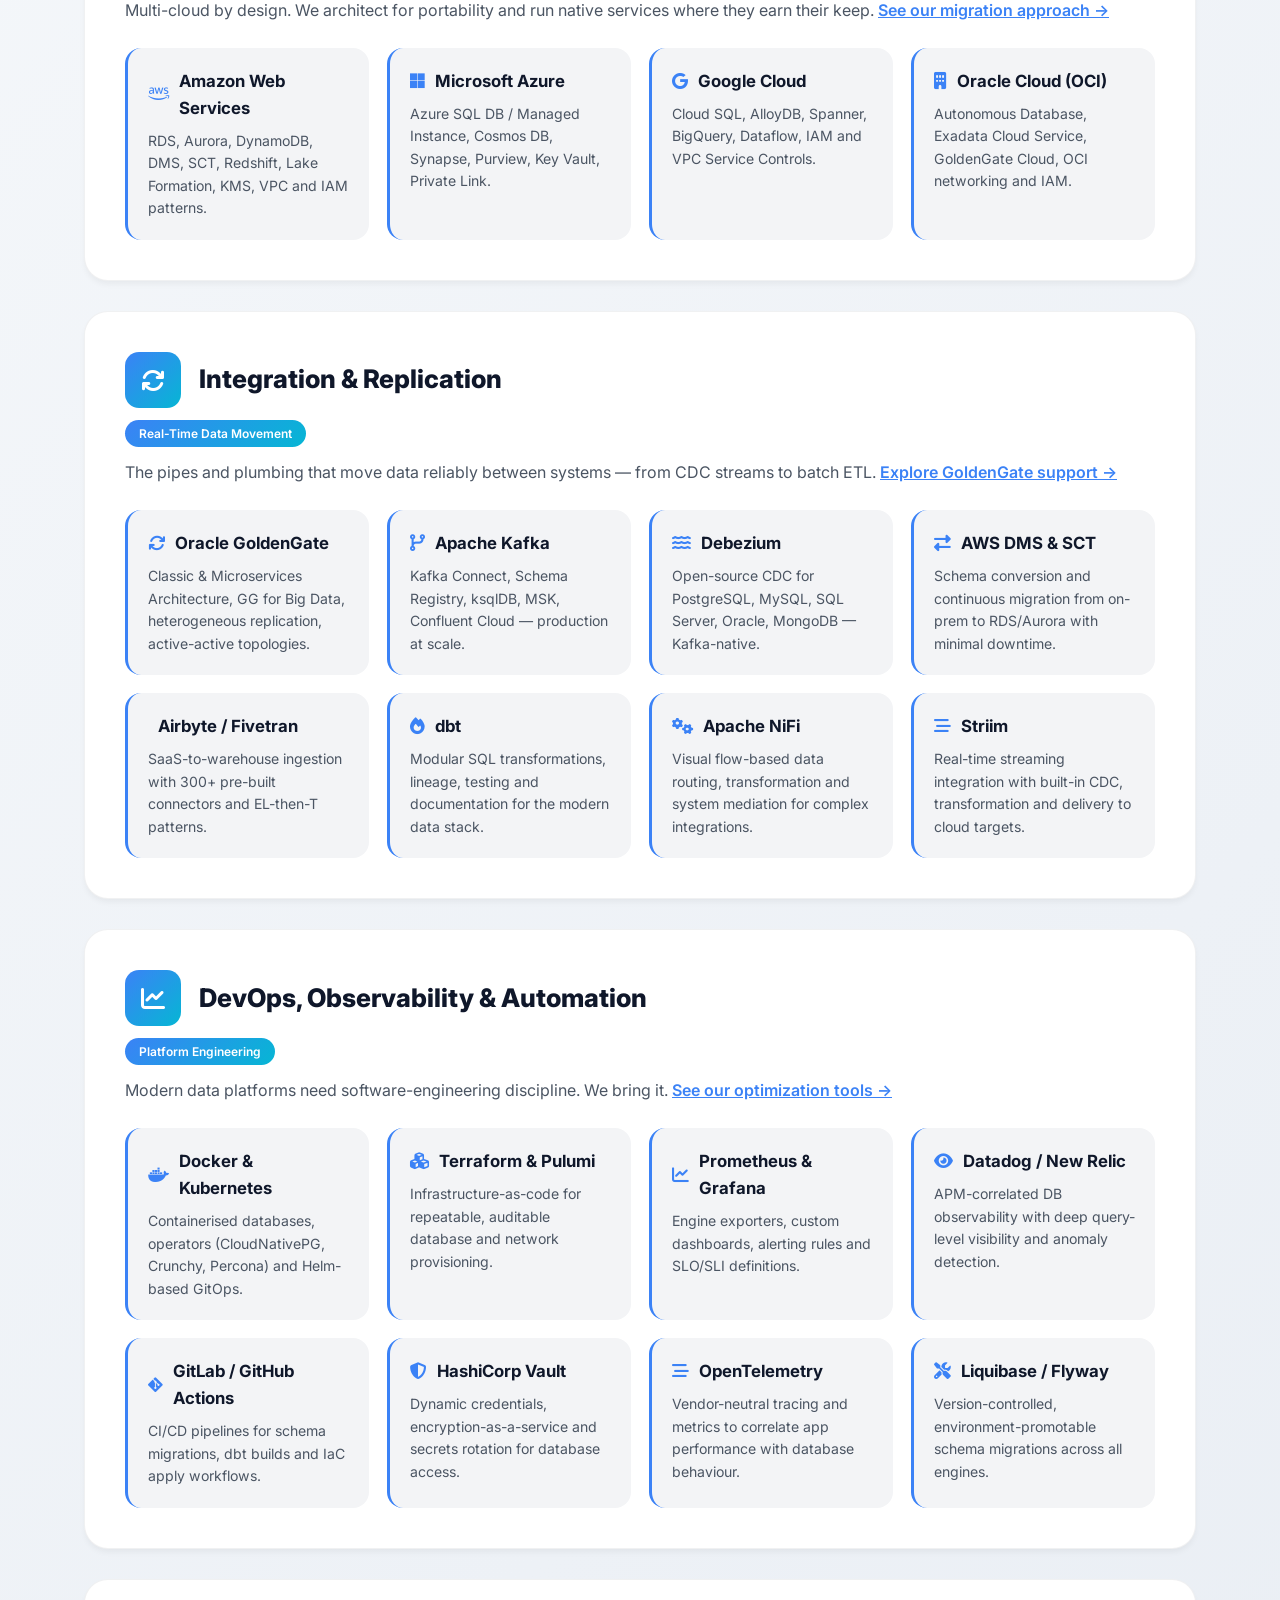
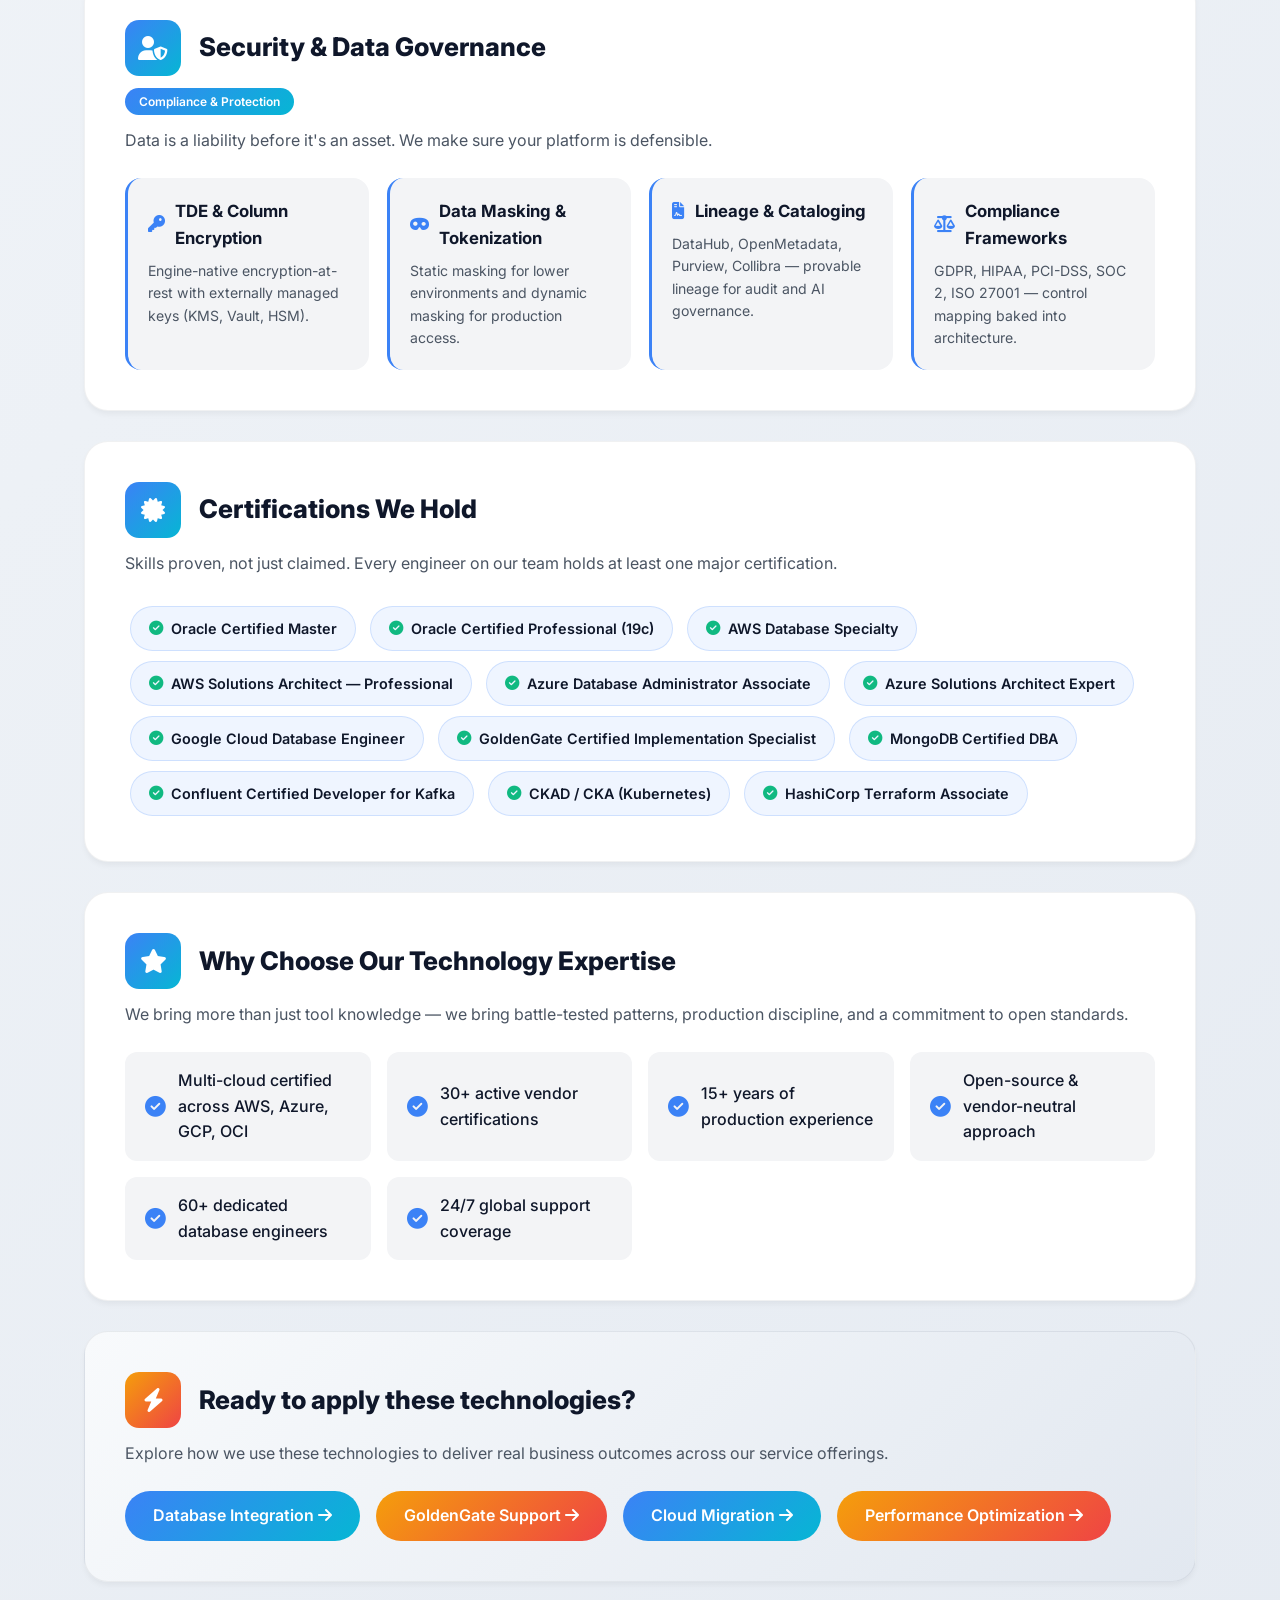
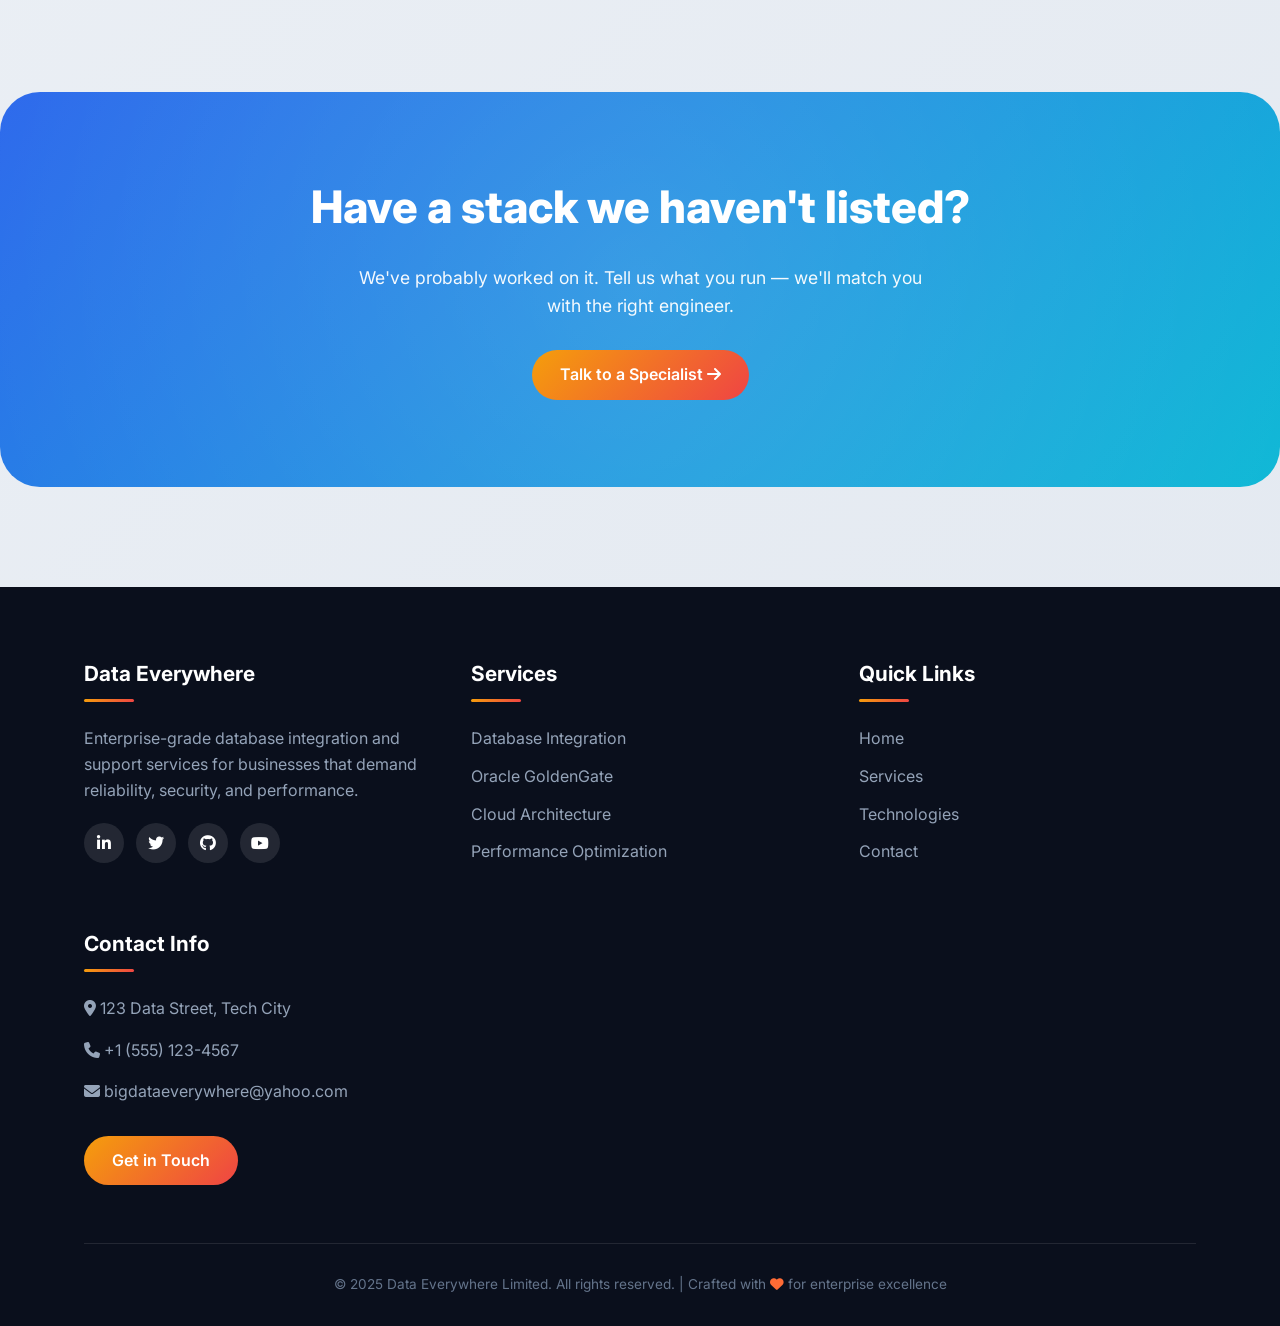
<file: technologies.html>
<!DOCTYPE html>
<html lang="en">
<head>
  <meta charset="UTF-8" />
  <meta name="viewport" content="width=device-width, initial-scale=1.0" />
  <title>Technologies | Data Everywhere Limited</title>
  <link href="https://fonts.googleapis.com/css2?family=Inter:wght@300;400;500;600;700;800&display=swap" rel="stylesheet" />
  <link rel="stylesheet" href="https://cdnjs.cloudflare.com/ajax/libs/font-awesome/6.4.0/css/all.min.css" />
  <link rel="stylesheet" href="css/style.css" />
  <style>
    .tech-block {
      background: var(--bg-card);
      border-radius: 24px;
      padding: 40px;
      margin-bottom: 30px;
      box-shadow: var(--shadow-sm);
      border: 1px solid rgba(15,23,42,0.06);
      transition: all 0.3s ease;
    }
    .tech-block:hover {
      box-shadow: var(--shadow-md);
    }
    .tech-block-header {
      display: flex;
      align-items: center;
      gap: 18px;
      margin-bottom: 12px;
    }
    .tech-block-header .tb-icon {
      width: 56px;
      height: 56px;
      border-radius: 14px;
      background: var(--gradient-cyan);
      color: white;
      display: flex;
      align-items: center;
      justify-content: center;
      font-size: 1.5rem;
      flex-shrink: 0;
    }
    .tech-block-header h3 {
      font-size: 1.6rem;
      color: var(--primary);
      font-weight: 800;
    }
    .tech-block > p.tb-desc {
      color: var(--text-light);
      line-height: 1.7;
      margin-bottom: 24px;
    }
    .tech-detail-grid {
      display: grid;
      grid-template-columns: repeat(auto-fit, minmax(240px, 1fr));
      gap: 18px;
    }
    .tech-detail-card {
      background: var(--bg-light);
      border-radius: 16px;
      padding: 20px;
      transition: all 0.3s ease;
      border-left: 3px solid var(--secondary);
      cursor: pointer;
    }
    .tech-detail-card:hover {
      transform: translateX(6px);
      background: linear-gradient(135deg, #ffffff, #f1f5f9);
      box-shadow: var(--shadow-sm);
    }
    .tech-detail-card .td-name {
      display: flex;
      align-items: center;
      gap: 10px;
      font-weight: 700;
      color: var(--primary);
      font-size: 1.05rem;
      margin-bottom: 8px;
    }
    .tech-detail-card .td-name i { color: var(--secondary); }
    .tech-detail-card .td-desc {
      color: var(--text-light);
      font-size: 0.88rem;
      line-height: 1.6;
    }
    .cert-badge {
      display: inline-flex;
      align-items: center;
      gap: 8px;
      background: rgba(59, 130, 246, 0.08);
      padding: 10px 18px;
      border-radius: 40px;
      margin: 5px;
      font-size: 0.9rem;
      color: var(--primary);
      font-weight: 600;
      border: 1px solid rgba(59,130,246,0.18);
      transition: all 0.3s ease;
    }
    .cert-badge:hover {
      background: var(--secondary);
      color: white;
      transform: translateY(-2px);
    }
    .cert-badge i { color: var(--success); }
    .cert-badge:hover i { color: white; }
    .tech-highlight-grid {
      display: grid;
      grid-template-columns: repeat(auto-fit, minmax(200px, 1fr));
      gap: 16px;
      margin-top: 20px;
    }
    .tech-highlight {
      background: var(--bg-light);
      border-radius: 12px;
      padding: 16px 20px;
      display: flex;
      align-items: center;
      gap: 12px;
      transition: all 0.3s ease;
    }
    .tech-highlight:hover {
      background: var(--secondary);
      color: white;
      transform: translateX(4px);
    }
    .tech-highlight:hover i,
    .tech-highlight:hover span {
      color: white;
    }
    .tech-highlight i {
      font-size: 1.3rem;
      color: var(--secondary);
      transition: color 0.3s ease;
    }
    .tech-highlight span {
      font-weight: 500;
      color: var(--primary);
      transition: color 0.3s ease;
    }
    .tech-category-tag {
      display: inline-block;
      background: var(--gradient-cyan);
      color: white;
      padding: 4px 14px;
      border-radius: 20px;
      font-size: 0.75rem;
      font-weight: 600;
      margin-bottom: 12px;
    }
    .breadcrumb a { color: var(--secondary); text-decoration: none; }
    .breadcrumb a:hover { color: var(--accent-light); }
  </style>
</head>
<body>
  <header>
    <div class="container header-container">
      <a href="index.html" class="logo">
        <div class="logo-icon"><i class="fas fa-database"></i></div>
        <h1>Data<span>Everywhere</span></h1>
      </a>
      <nav>
        <ul id="nav-menu">
          <li><a href="index.html">Home</a></li>
          <li><a href="services.html">Services</a></li>
          <li><a href="technologies.html" class="active">Technologies</a></li>
          <li><a href="about.html">About</a></li> 
          <li><a href="contact.html">Contact</a></li>
        </ul>
      </nav>
      <a href="contact.html" class="cta-button">Get Started</a>
      <button class="mobile-menu-btn" onclick="toggleMenu()"><i class="fas fa-bars"></i></button>
    </div>
  </header>

  <main data-testid="page-technologies">
    <section class="subpage-hero">
      <div class="container">
        <div class="breadcrumb"><a href="index.html">Home</a><span>/</span> Technologies</div>
        <h1>The <span>stack</span> behind every engagement.</h1>
        <p class="lead">We work with the database engines, cloud platforms, streaming and observability tools that power critical data infrastructure — and we hold the certifications to prove it.</p>
        <div class="hero-meta">
          <div class="hero-meta-item"><i class="fas fa-medal"></i> 30+ active certifications</div>
          <div class="hero-meta-item"><i class="fas fa-users"></i> 60+ engineers</div>
          <div class="hero-meta-item"><i class="fas fa-globe"></i> 15+ years of practice</div>
        </div>
      </div>
    </section>

    <section class="sub-section">
      <div class="container">
        <h2 class="sub-heading">Technology <span>excellence</span></h2>
        <p class="sub-subheading">We don't just know these technologies — we've battle-tested them in production environments ranging from global banks to high-growth SaaS platforms.</p>

        <!-- Database Engines -->
        <div class="tech-block">
          <div class="tech-block-header">
            <div class="tb-icon"><i class="fas fa-database"></i></div>
            <h3>Database Engines</h3>
          </div>
          <span class="tech-category-tag">Core Expertise</span>
          <p class="tb-desc">Relational, NoSQL and in-memory — we have hands-on, production-grade experience tuning, replicating and migrating across the entire spectrum. <a href="database-integration.html" style="color: var(--secondary); font-weight: 600;">Learn how we integrate these →</a></p>
          <div class="tech-detail-grid">
            <div class="tech-detail-card"><div class="td-name"><i class="fas fa-database"></i> Oracle Database</div><div class="td-desc">11g, 12c, 19c, 21c and 23ai. RAC, ASM, Data Guard, Multitenant, Exadata, Autonomous DB.</div></div>
            <div class="tech-detail-card"><div class="td-name"><i class="fas fa-server"></i> Microsoft SQL Server</div><div class="td-desc">2012 → 2022, Always On AGs, Replication, Service Broker, In-Memory OLTP, Columnstore.</div></div>
            <div class="tech-detail-card"><div class="td-name"><i class="fas fa-elephant"></i> PostgreSQL</div><div class="td-desc">11 → 17, streaming replication, logical replication, pgBouncer, Citus, TimescaleDB, partitioning.</div></div>
            <div class="tech-detail-card"><div class="td-name"><i class="fas fa-dolphin"></i> MySQL / MariaDB</div><div class="td-desc">InnoDB tuning, Group Replication, ProxySQL, Galera cluster, MaxScale, point-in-time recovery.</div></div>
            <div class="tech-detail-card"><div class="td-name"><i class="fas fa-leaf"></i> MongoDB</div><div class="td-desc">Replica sets, sharded clusters, Atlas, schema modelling, change streams and aggregation pipelines.</div></div>
            <div class="tech-detail-card"><div class="td-name"><i class="fas fa-cloud"></i> Amazon Aurora</div><div class="td-desc">Aurora PostgreSQL & MySQL, global database, Babelfish, serverless v2, parallel query.</div></div>
            <div class="tech-detail-card"><div class="td-name"><i class="fas fa-bolt"></i> Redis</div><div class="td-desc">Cluster, Sentinel, Streams, Redis Stack and persistence tuning for hot-path caching.</div></div>
            <div class="tech-detail-card"><div class="td-name"><i class="fas fa-cube"></i> Snowflake</div><div class="td-desc">Warehouse sizing, micro-partitioning, secure data sharing, Snowpipe and dynamic tables.</div></div>
          </div>
        </div>

        <!-- Cloud Platforms -->
        <div class="tech-block">
          <div class="tech-block-header">
            <div class="tb-icon"><i class="fas fa-cloud"></i></div>
            <h3>Cloud Platforms</h3>
          </div>
          <span class="tech-category-tag">Multi-Cloud Certified</span>
          <p class="tb-desc">Multi-cloud by design. We architect for portability and run native services where they earn their keep. <a href="cloud-migration.html" style="color: var(--secondary); font-weight: 600;">See our migration approach →</a></p>
          <div class="tech-detail-grid">
            <div class="tech-detail-card"><div class="td-name"><i class="fab fa-aws"></i> Amazon Web Services</div><div class="td-desc">RDS, Aurora, DynamoDB, DMS, SCT, Redshift, Lake Formation, KMS, VPC and IAM patterns.</div></div>
            <div class="tech-detail-card"><div class="td-name"><i class="fab fa-microsoft"></i> Microsoft Azure</div><div class="td-desc">Azure SQL DB / Managed Instance, Cosmos DB, Synapse, Purview, Key Vault, Private Link.</div></div>
            <div class="tech-detail-card"><div class="td-name"><i class="fab fa-google"></i> Google Cloud</div><div class="td-desc">Cloud SQL, AlloyDB, Spanner, BigQuery, Dataflow, IAM and VPC Service Controls.</div></div>
            <div class="tech-detail-card"><div class="td-name"><i class="fas fa-building"></i> Oracle Cloud (OCI)</div><div class="td-desc">Autonomous Database, Exadata Cloud Service, GoldenGate Cloud, OCI networking and IAM.</div></div>
          </div>
        </div>

        <!-- Integration & Replication -->
        <div class="tech-block">
          <div class="tech-block-header">
            <div class="tb-icon"><i class="fas fa-sync"></i></div>
            <h3>Integration & Replication</h3>
          </div>
          <span class="tech-category-tag">Real-Time Data Movement</span>
          <p class="tb-desc">The pipes and plumbing that move data reliably between systems — from CDC streams to batch ETL. <a href="oracle-goldengate.html" style="color: var(--secondary); font-weight: 600;">Explore GoldenGate support →</a></p>
          <div class="tech-detail-grid">
            <div class="tech-detail-card"><div class="td-name"><i class="fas fa-sync"></i> Oracle GoldenGate</div><div class="td-desc">Classic & Microservices Architecture, GG for Big Data, heterogeneous replication, active-active topologies.</div></div>
            <div class="tech-detail-card"><div class="td-name"><i class="fas fa-code-branch"></i> Apache Kafka</div><div class="td-desc">Kafka Connect, Schema Registry, ksqlDB, MSK, Confluent Cloud — production at scale.</div></div>
            <div class="tech-detail-card"><div class="td-name"><i class="fas fa-water"></i> Debezium</div><div class="td-desc">Open-source CDC for PostgreSQL, MySQL, SQL Server, Oracle, MongoDB — Kafka-native.</div></div>
            <div class="tech-detail-card"><div class="td-name"><i class="fas fa-exchange-alt"></i> AWS DMS & SCT</div><div class="td-desc">Schema conversion and continuous migration from on-prem to RDS/Aurora with minimal downtime.</div></div>
            <div class="tech-detail-card"><div class="td-name"><i class="fas fa-pipe"></i> Airbyte / Fivetran</div><div class="td-desc">SaaS-to-warehouse ingestion with 300+ pre-built connectors and EL-then-T patterns.</div></div>
            <div class="tech-detail-card"><div class="td-name"><i class="fas fa-fire"></i> dbt</div><div class="td-desc">Modular SQL transformations, lineage, testing and documentation for the modern data stack.</div></div>
            <div class="tech-detail-card"><div class="td-name"><i class="fas fa-cogs"></i> Apache NiFi</div><div class="td-desc">Visual flow-based data routing, transformation and system mediation for complex integrations.</div></div>
            <div class="tech-detail-card"><div class="td-name"><i class="fas fa-stream"></i> Striim</div><div class="td-desc">Real-time streaming integration with built-in CDC, transformation and delivery to cloud targets.</div></div>
          </div>
        </div>

        <!-- DevOps & Monitoring -->
        <div class="tech-block">
          <div class="tech-block-header">
            <div class="tb-icon"><i class="fas fa-chart-line"></i></div>
            <h3>DevOps, Observability & Automation</h3>
          </div>
          <span class="tech-category-tag">Platform Engineering</span>
          <p class="tb-desc">Modern data platforms need software-engineering discipline. We bring it. <a href="performance-optimization.html" style="color: var(--secondary); font-weight: 600;">See our optimization tools →</a></p>
          <div class="tech-detail-grid">
            <div class="tech-detail-card"><div class="td-name"><i class="fab fa-docker"></i> Docker & Kubernetes</div><div class="td-desc">Containerised databases, operators (CloudNativePG, Crunchy, Percona) and Helm-based GitOps.</div></div>
            <div class="tech-detail-card"><div class="td-name"><i class="fas fa-cubes"></i> Terraform & Pulumi</div><div class="td-desc">Infrastructure-as-code for repeatable, auditable database and network provisioning.</div></div>
            <div class="tech-detail-card"><div class="td-name"><i class="fas fa-chart-line"></i> Prometheus & Grafana</div><div class="td-desc">Engine exporters, custom dashboards, alerting rules and SLO/SLI definitions.</div></div>
            <div class="tech-detail-card"><div class="td-name"><i class="fas fa-eye"></i> Datadog / New Relic</div><div class="td-desc">APM-correlated DB observability with deep query-level visibility and anomaly detection.</div></div>
            <div class="tech-detail-card"><div class="td-name"><i class="fab fa-git-alt"></i> GitLab / GitHub Actions</div><div class="td-desc">CI/CD pipelines for schema migrations, dbt builds and IaC apply workflows.</div></div>
            <div class="tech-detail-card"><div class="td-name"><i class="fas fa-shield-alt"></i> HashiCorp Vault</div><div class="td-desc">Dynamic credentials, encryption-as-a-service and secrets rotation for database access.</div></div>
            <div class="tech-detail-card"><div class="td-name"><i class="fas fa-stream"></i> OpenTelemetry</div><div class="td-desc">Vendor-neutral tracing and metrics to correlate app performance with database behaviour.</div></div>
            <div class="tech-detail-card"><div class="td-name"><i class="fas fa-tools"></i> Liquibase / Flyway</div><div class="td-desc">Version-controlled, environment-promotable schema migrations across all engines.</div></div>
          </div>
        </div>

        <!-- Security & Governance -->
        <div class="tech-block">
          <div class="tech-block-header">
            <div class="tb-icon"><i class="fas fa-user-shield"></i></div>
            <h3>Security & Data Governance</h3>
          </div>
          <span class="tech-category-tag">Compliance & Protection</span>
          <p class="tb-desc">Data is a liability before it's an asset. We make sure your platform is defensible.</p>
          <div class="tech-detail-grid">
            <div class="tech-detail-card"><div class="td-name"><i class="fas fa-key"></i> TDE & Column Encryption</div><div class="td-desc">Engine-native encryption-at-rest with externally managed keys (KMS, Vault, HSM).</div></div>
            <div class="tech-detail-card"><div class="td-name"><i class="fas fa-mask"></i> Data Masking & Tokenization</div><div class="td-desc">Static masking for lower environments and dynamic masking for production access.</div></div>
            <div class="tech-detail-card"><div class="td-name"><i class="fas fa-file-contract"></i> Lineage & Cataloging</div><div class="td-desc">DataHub, OpenMetadata, Purview, Collibra — provable lineage for audit and AI governance.</div></div>
            <div class="tech-detail-card"><div class="td-name"><i class="fas fa-balance-scale"></i> Compliance Frameworks</div><div class="td-desc">GDPR, HIPAA, PCI-DSS, SOC 2, ISO 27001 — control mapping baked into architecture.</div></div>
          </div>
        </div>

        <!-- Certifications -->
        <div class="tech-block">
          <div class="tech-block-header">
            <div class="tb-icon"><i class="fas fa-certificate"></i></div>
            <h3>Certifications We Hold</h3>
          </div>
          <p class="tb-desc">Skills proven, not just claimed. Every engineer on our team holds at least one major certification.</p>
          <div>
            <span class="cert-badge"><i class="fas fa-check-circle"></i> Oracle Certified Master</span>
            <span class="cert-badge"><i class="fas fa-check-circle"></i> Oracle Certified Professional (19c)</span>
            <span class="cert-badge"><i class="fas fa-check-circle"></i> AWS Database Specialty</span>
            <span class="cert-badge"><i class="fas fa-check-circle"></i> AWS Solutions Architect — Professional</span>
            <span class="cert-badge"><i class="fas fa-check-circle"></i> Azure Database Administrator Associate</span>
            <span class="cert-badge"><i class="fas fa-check-circle"></i> Azure Solutions Architect Expert</span>
            <span class="cert-badge"><i class="fas fa-check-circle"></i> Google Cloud Database Engineer</span>
            <span class="cert-badge"><i class="fas fa-check-circle"></i> GoldenGate Certified Implementation Specialist</span>
            <span class="cert-badge"><i class="fas fa-check-circle"></i> MongoDB Certified DBA</span>
            <span class="cert-badge"><i class="fas fa-check-circle"></i> Confluent Certified Developer for Kafka</span>
            <span class="cert-badge"><i class="fas fa-check-circle"></i> CKAD / CKA (Kubernetes)</span>
            <span class="cert-badge"><i class="fas fa-check-circle"></i> HashiCorp Terraform Associate</span>
          </div>
        </div>

        <!-- Why Choose Us -->
        <div class="tech-block">
          <div class="tech-block-header">
            <div class="tb-icon"><i class="fas fa-star"></i></div>
            <h3>Why Choose Our Technology Expertise</h3>
          </div>
          <p class="tb-desc">We bring more than just tool knowledge — we bring battle-tested patterns, production discipline, and a commitment to open standards.</p>
          <div class="tech-highlight-grid">
            <div class="tech-highlight"><i class="fas fa-check-circle"></i><span>Multi-cloud certified across AWS, Azure, GCP, OCI</span></div>
            <div class="tech-highlight"><i class="fas fa-check-circle"></i><span>30+ active vendor certifications</span></div>
            <div class="tech-highlight"><i class="fas fa-check-circle"></i><span>15+ years of production experience</span></div>
            <div class="tech-highlight"><i class="fas fa-check-circle"></i><span>Open-source & vendor-neutral approach</span></div>
            <div class="tech-highlight"><i class="fas fa-check-circle"></i><span>60+ dedicated database engineers</span></div>
            <div class="tech-highlight"><i class="fas fa-check-circle"></i><span>24/7 global support coverage</span></div>
          </div>
        </div>

        <!-- Technology Services Links -->
        <div class="tech-block" style="background: linear-gradient(135deg, #f8fafc, #e2e8f0);">
          <div class="tech-block-header">
            <div class="tb-icon" style="background: var(--gradient-accent);"><i class="fas fa-bolt"></i></div>
            <h3>Ready to apply these technologies?</h3>
          </div>
          <p class="tb-desc">Explore how we use these technologies to deliver real business outcomes across our service offerings.</p>
          <div style="display: flex; flex-wrap: wrap; gap: 16px; margin-top: 12px;">
            <a href="database-integration.html" class="cta-button" style="background: var(--gradient-cyan);">Database Integration <i class="fas fa-arrow-right"></i></a>
            <a href="oracle-goldengate.html" class="cta-button" style="background: var(--gradient-accent);">GoldenGate Support <i class="fas fa-arrow-right"></i></a>
            <a href="cloud-migration.html" class="cta-button" style="background: var(--gradient-cyan);">Cloud Migration <i class="fas fa-arrow-right"></i></a>
            <a href="performance-optimization.html" class="cta-button" style="background: var(--gradient-accent);">Performance Optimization <i class="fas fa-arrow-right"></i></a>
          </div>
        </div>

      </div>
    </section>

    <section class="cta-section">
      <div class="container">
        <h2>Have a stack we haven't listed?</h2>
        <p>We've probably worked on it. Tell us what you run — we'll match you with the right engineer.</p>
        <a href="contact.html" class="cta-button" data-testid="tech-cta-talk">Talk to a Specialist <i class="fas fa-arrow-right"></i></a>
      </div>
    </section>
  </main>

  <footer>
    <div class="container">
      <div class="footer-content">
        <div class="footer-column">
          <h3>Data Everywhere</h3>
          <p>Enterprise-grade database integration and support services for businesses that demand reliability, security, and performance.</p>
          <div class="social-links">
            <a href="#"><i class="fab fa-linkedin-in"></i></a>
            <a href="#"><i class="fab fa-twitter"></i></a>
            <a href="#"><i class="fab fa-github"></i></a>
            <a href="#"><i class="fab fa-youtube"></i></a>
          </div>
        </div>
        <div class="footer-column">
          <h3>Services</h3>
          <ul class="footer-links">
            <li><a href="database-integration.html">Database Integration</a></li>
            <li><a href="oracle-goldengate.html">Oracle GoldenGate</a></li>
            <li><a href="cloud-migration.html">Cloud Architecture</a></li>
            <li><a href="performance-optimization.html">Performance Optimization</a></li>
          </ul>
        </div>
        <div class="footer-column">
          <h3>Quick Links</h3>
          <ul class="footer-links">
            <li><a href="index.html">Home</a></li>
            <li><a href="services.html">Services</a></li>
            <li><a href="technologies.html">Technologies</a></li>
            <li><a href="contact.html">Contact</a></li>
          </ul>
        </div>
        <div class="footer-column">
          <h3>Contact Info</h3>
          <p><i class="fas fa-map-marker-alt"></i> 123 Data Street, Tech City</p>
          <p><i class="fas fa-phone"></i> +1 (555) 123-4567</p>
          <p><i class="fas fa-envelope"></i> bigdataeverywhere@yahoo.com</p>
          <a href="contact.html" class="cta-button" style="margin-top: 15px; display: inline-block;">Get in Touch</a>
        </div>
      </div>
      <div class="copyright">
        <p>&copy; 2025 Data Everywhere Limited. All rights reserved. | Crafted with <i class="fas fa-heart" style="color: #ff6b35;"></i> for enterprise excellence</p>
      </div>
    </div>
  </footer>

  <script src="js/main.js"></script>
</body>
</html>
</file>
<file: css/style.css>
:root {
  --primary-dark: #0a0f1c;
  --primary: #0f172a;
  --primary-light: #1e293b;
  --secondary: #3b82f6;
  --secondary-dark: #2563eb;
  --accent: #f59e0b;
  --accent-light: #fbbf24;
  --success: #10b981;
  --warning: #ef4444;
  --text-dark: #1f2937;
  --text-light: #4b5563;
  --text-white: #ffffff;
  --bg-light: #f3f4f6;
  --bg-card: #ffffff;
  --glass: rgba(255, 255, 255, 0.1);
  --glass-border: rgba(255, 255, 255, 0.2);
  --shadow-sm: 0 4px 6px -1px rgba(0, 0, 0, 0.05);
  --shadow-md: 0 10px 15px -3px rgba(0, 0, 0, 0.1);
  --shadow-lg: 0 25px 50px -12px rgba(0, 0, 0, 0.25);
  --shadow-glow: 0 0 20px rgba(59, 130, 246, 0.3);
  --gradient-primary: linear-gradient(135deg, #1e293b 0%, #0f172a 100%);
  --gradient-hero: linear-gradient(135deg, #0f172a 0%, #1e3a5f 50%, #1e293b 100%);
  --gradient-accent: linear-gradient(135deg, #f59e0b 0%, #ef4444 100%);
  --gradient-cyan: linear-gradient(135deg, #3b82f6 0%, #06b6d4 100%);
}

* {
  margin: 0;
  padding: 0;
  box-sizing: border-box;
}

html {
  scroll-behavior: smooth;
}

body {
  font-family: 'Inter', sans-serif;
  color: var(--text-dark);
  background: linear-gradient(135deg, #f8fafc 0%, #e2e8f0 100%);
  line-height: 1.6;
  overflow-x: hidden;
}

.container {
  width: 90%;
  max-width: 1280px;
  margin: 0 auto;
  padding: 0 20px;
}

/* Header Styles */
header {
  background: rgba(15, 23, 42, 0.95);
  backdrop-filter: blur(20px);
  position: fixed;
  width: 100%;
  top: 0;
  z-index: 1000;
  transition: all 0.3s ease;
  border-bottom: 1px solid rgba(255, 255, 255, 0.1);
}

header.scrolled {
  background: rgba(15, 23, 42, 0.98);
  box-shadow: var(--shadow-lg);
}

.header-container {
  display: flex;
  justify-content: space-between;
  align-items: center;
  padding: 16px 0;
}

.logo {
  display: flex;
  align-items: center;
  gap: 12px;
  text-decoration: none;
  position: relative;
}

.logo-icon {
  width: 45px;
  height: 45px;
  background: var(--gradient-cyan);
  border-radius: 12px;
  display: flex;
  align-items: center;
  justify-content: center;
  font-weight: 800;
  font-size: 1.3rem;
  color: white;
}

.logo h1 {
  font-size: 1.5rem;
  font-weight: 800;
  background: linear-gradient(135deg, #ffffff, #3b82f6);
  -webkit-background-clip: text;
  background-clip: text;
  color: transparent;
  letter-spacing: -0.02em;
}

.logo span {
  background: linear-gradient(135deg, #f59e0b, #ef4444);
  -webkit-background-clip: text;
  background-clip: text;
  color: transparent;
}

nav ul {
  display: flex;
  list-style: none;
  gap: 2rem;
}

nav ul li a {
  text-decoration: none;
  color: var(--text-white);
  font-weight: 500;
  transition: all 0.3s ease;
  position: relative;
  font-size: 0.95rem;
}

nav ul li a::before {
  content: '';
  position: absolute;
  bottom: -5px;
  left: 0;
  width: 0;
  height: 2px;
  background: var(--gradient-cyan);
  transition: width 0.3s ease;
}

nav ul li a:hover::before,
nav ul li a.active::before {
  width: 100%;
}

nav ul li a:hover,
nav ul li a.active {
  color: #3b82f6;
}

.cta-button {
  background: var(--gradient-accent);
  color: white;
  border: none;
  padding: 12px 28px;
  border-radius: 40px;
  font-weight: 600;
  cursor: pointer;
  transition: all 0.3s ease;
  text-decoration: none;
  display: inline-block;
  position: relative;
  overflow: hidden;
  z-index: 1;
}

.cta-button::before {
  content: '';
  position: absolute;
  top: 0;
  left: -100%;
  width: 100%;
  height: 100%;
  background: linear-gradient(90deg, transparent, rgba(255, 255, 255, 0.3), transparent);
  transition: left 0.5s ease;
  z-index: -1;
}

.cta-button:hover::before {
  left: 100%;
}

.cta-button:hover {
  transform: translateY(-2px);
  box-shadow: 0 10px 25px rgba(245, 158, 11, 0.4);
}

.mobile-menu-btn {
  display: none;
  background: none;
  border: none;
  font-size: 1.5rem;
  cursor: pointer;
  color: var(--text-white);
}

/* Hero Section */
.hero {
  background: var(--gradient-hero);
  color: var(--text-white);
  padding: 160px 0 120px;
  position: relative;
  overflow: hidden;
  border-radius: 0 0 50px 50px;
}

.hero::before {
  content: '';
  position: absolute;
  top: 0;
  left: 0;
  right: 0;
  bottom: 0;
  background: url("data:image/svg+xml,%3Csvg xmlns='http://www.w3.org/2000/svg' viewBox='0 0 100 100'%3E%3Cpath fill='rgba(59,130,246,0.1)' d='M10 50 L20 30 L40 40 L60 20 L80 35 L90 55 L70 75 L50 70 L30 80 L10 65 Z'/%3E%3C/svg%3E");
  background-size: 60px;
  opacity: 0.5;
}

.hero-content {
  position: relative;
  z-index: 2;
  max-width: 700px;
  animation: fadeInUp 1s ease;
}

@keyframes fadeInUp {
  from {
    opacity: 0;
    transform: translateY(40px);
  }
  to {
    opacity: 1;
    transform: translateY(0);
  }
}

.hero h2 {
  font-size: 4rem;
  line-height: 1.2;
  margin-bottom: 24px;
  font-weight: 800;
  letter-spacing: -0.02em;
}

.hero h2 span {
  background: linear-gradient(135deg, #3b82f6, #06b6d4);
  -webkit-background-clip: text;
  background-clip: text;
  color: transparent;
}

.hero p {
  font-size: 1.2rem;
  margin-bottom: 32px;
  opacity: 0.95;
  color: #e2e8f0;
}

.hero-buttons {
  display: flex;
  gap: 20px;
  flex-wrap: wrap;
}

.secondary-button {
  background: rgba(255, 255, 255, 0.1);
  backdrop-filter: blur(10px);
  color: white;
  border: 1px solid rgba(255, 255, 255, 0.2);
  padding: 12px 28px;
  border-radius: 40px;
  font-weight: 600;
  cursor: pointer;
  transition: all 0.3s ease;
  text-decoration: none;
  display: inline-block;
}

.secondary-button:hover {
  background: rgba(59, 130, 246, 0.3);
  transform: translateY(-2px);
  border-color: #3b82f6;
}

/* Floating Stats */
.floating-stats {
  position: absolute;
  right: 5%;
  top: 50%;
  transform: translateY(-50%);
  z-index: 2;
}

.stat-card {
  background: rgba(255, 255, 255, 0.1);
  backdrop-filter: blur(10px);
  border-radius: 20px;
  padding: 20px 30px;
  text-align: center;
  margin: 15px 0;
  animation: floatStat 3s ease-in-out infinite;
}

.stat-card:nth-child(1) { animation-delay: 0s; }
.stat-card:nth-child(2) { animation-delay: 1s; }
.stat-card:nth-child(3) { animation-delay: 2s; }

@keyframes floatStat {
  0%, 100% { transform: translateY(0); }
  50% { transform: translateY(-15px); }
}

.stat-number {
  font-size: 2.5rem;
  font-weight: 800;
  background: linear-gradient(135deg, #fbbf24, #ef4444);
  -webkit-background-clip: text;
  background-clip: text;
  color: transparent;
}

.stat-label {
  font-size: 0.8rem;
  color: rgba(255, 255, 255, 0.8);
  margin-top: 5px;
}

/* Section Styles */
.section {
  padding: 100px 0;
}

.section-title {
  text-align: center;
  margin-bottom: 70px;
}

.section-title h2 {
  font-size: 2.8rem;
  color: var(--primary);
  margin-bottom: 16px;
  font-weight: 800;
  letter-spacing: -0.01em;
}

.section-title h2 span {
  background: linear-gradient(135deg, #3b82f6, #06b6d4);
  -webkit-background-clip: text;
  background-clip: text;
  color: transparent;
}

.section-title .title-line {
  width: 80px;
  height: 4px;
  background: var(--gradient-accent);
  margin: 20px auto;
  border-radius: 2px;
  position: relative;
}

.section-title .title-line::before,
.section-title .title-line::after {
  content: '';
  position: absolute;
  width: 10px;
  height: 10px;
  background: #3b82f6;
  border-radius: 50%;
  top: -3px;
}

.section-title .title-line::before {
  left: -15px;
}

.section-title .title-line::after {
  right: -15px;
}

.section-title p {
  color: var(--text-light);
  max-width: 700px;
  margin: 16px auto 0;
  font-size: 1.1rem;
}

/* Services Grid */
.services-grid {
  display: grid;
  grid-template-columns: repeat(auto-fit, minmax(320px, 1fr));
  gap: 35px;
}

.service-card {
  background: var(--bg-card);
  border-radius: 24px;
  overflow: hidden;
  box-shadow: var(--shadow-md);
  transition: all 0.4s cubic-bezier(0.175, 0.885, 0.32, 1.275);
  position: relative;
  cursor: pointer;
}

.service-card::before {
  content: '';
  position: absolute;
  top: 0;
  left: 0;
  width: 100%;
  height: 5px;
  background: var(--gradient-cyan);
  transform: scaleX(0);
  transition: transform 0.4s ease;
}

.service-card:hover::before {
  transform: scaleX(1);
}

.service-card:hover {
  transform: translateY(-10px);
  box-shadow: var(--shadow-lg);
}

.service-icon {
  background: var(--gradient-primary);
  color: white;
  height: 120px;
  display: flex;
  align-items: center;
  justify-content: center;
  font-size: 3rem;
  transition: all 0.3s ease;
}

.service-card:hover .service-icon {
  background: var(--gradient-cyan);
}

.service-content {
  padding: 30px;
}

.service-content h3 {
  color: var(--primary);
  margin-bottom: 12px;
  font-size: 1.4rem;
  font-weight: 700;
}

.service-content p {
  color: var(--text-light);
  margin-bottom: 20px;
  line-height: 1.6;
}

.secondary-button-dark {
  background: transparent;
  color: #3b82f6;
  border: 2px solid #3b82f6;
  padding: 10px 24px;
  border-radius: 40px;
  font-weight: 600;
  cursor: pointer;
  transition: all 0.3s ease;
  text-decoration: none;
  display: inline-block;
}

.secondary-button-dark:hover {
  background: #3b82f6;
  color: white;
  transform: translateX(5px);
}

/* Tech Stack */
.tech-stack {
  background: linear-gradient(135deg, var(--primary-dark), var(--primary));
  padding: 70px;
  border-radius: 40px;
}

.tech-grid {
  display: flex;
  flex-wrap: wrap;
  justify-content: center;
  gap: 50px;
}

.tech-item {
  display: flex;
  flex-direction: column;
  align-items: center;
  width: 120px;
  cursor: pointer;
}

.tech-icon {
  width: 90px;
  height: 90px;
  background: rgba(255, 255, 255, 0.1);
  border-radius: 50%;
  display: flex;
  align-items: center;
  justify-content: center;
  margin-bottom: 16px;
  font-size: 2.5rem;
  color: #3b82f6;
  transition: all 0.3s ease;
  border: 1px solid rgba(255, 255, 255, 0.2);
}

.tech-item:hover .tech-icon {
  transform: scale(1.1) rotate(5deg);
  background: var(--gradient-cyan);
  color: white;
  box-shadow: var(--shadow-glow);
}

.tech-name {
  font-weight: 600;
  color: white;
  font-size: 0.9rem;
}

/* Testimonials */
.testimonials-section {
  background: linear-gradient(135deg, #1e293b, #0f172a);
  padding: 80px 0;
  border-radius: 40px;
  position: relative;
  overflow: hidden;
}

.testimonial-slider {
  max-width: 800px;
  margin: 0 auto;
  position: relative;
  min-height: 320px;
}

.testimonial {
  position: absolute;
  top: 0;
  left: 0;
  width: 100%;
  padding: 40px;
  background: rgba(255, 255, 255, 0.08);
  backdrop-filter: blur(10px);
  border-radius: 30px;
  opacity: 0;
  transition: opacity 0.6s ease, transform 0.6s ease;
  transform: translateX(40px);
  pointer-events: none;
  border: 1px solid rgba(255, 255, 255, 0.1);
}

.testimonial.active {
  opacity: 1;
  transform: translateX(0);
  pointer-events: auto;
  position: relative;
}

.testimonial-content {
  font-size: 1.2rem;
  font-style: italic;
  margin-bottom: 30px;
  line-height: 1.7;
  color: var(--text-white);
}

.testimonial-author {
  display: flex;
  align-items: center;
  gap: 16px;
}

.author-avatar {
  width: 60px;
  height: 60px;
  border-radius: 50%;
  background: var(--gradient-accent);
  display: flex;
  align-items: center;
  justify-content: center;
  font-weight: 700;
  font-size: 1.3rem;
  color: white;
}

.author-info h4 {
  font-size: 1.1rem;
  margin-bottom: 4px;
  font-weight: 600;
  color: white;
}

.author-info p {
  color: rgba(255, 255, 255, 0.7);
  font-size: 0.85rem;
}

.testimonial-nav {
  display: flex;
  justify-content: center;
  gap: 12px;
  margin-top: 40px;
}

.nav-dot {
  width: 12px;
  height: 12px;
  border-radius: 50%;
  background: rgba(255, 255, 255, 0.3);
  cursor: pointer;
  transition: all 0.3s ease;
}

.nav-dot:hover {
  background: #f59e0b;
  transform: scale(1.2);
}

.nav-dot.active {
  background: #3b82f6;
  width: 30px;
  border-radius: 6px;
}

/* CTA Section */
.cta-section {
  background: linear-gradient(135deg, #2563eb, #06b6d4);
  padding: 80px 0;
  text-align: center;
  border-radius: 40px;
  position: relative;
  overflow: hidden;
}

.cta-section::before {
  content: '';
  position: absolute;
  top: -50%;
  left: -50%;
  width: 200%;
  height: 200%;
  background: radial-gradient(circle, rgba(255, 255, 255, 0.15) 0%, transparent 70%);
  animation: rotate 20s linear infinite;
}

@keyframes rotate {
  from { transform: rotate(0deg); }
  to { transform: rotate(360deg); }
}

.cta-section h2 {
  font-size: 2.8rem;
  margin-bottom: 20px;
  font-weight: 800;
  color: white;
  position: relative;
  z-index: 1;
}

.cta-section p {
  max-width: 600px;
  margin: 0 auto 30px;
  font-size: 1.1rem;
  color: rgba(255, 255, 255, 0.95);
  position: relative;
  z-index: 1;
}

/* Contact Form */
.contact-form {
  background: var(--bg-card);
  padding: 50px;
  border-radius: 30px;
  box-shadow: var(--shadow-lg);
  max-width: 800px;
  margin: 0 auto;
}

.form-group {
  margin-bottom: 25px;
}

.form-group label {
  display: block;
  margin-bottom: 8px;
  font-weight: 600;
  color: var(--primary);
}

.form-group input,
.form-group textarea {
  width: 100%;
  padding: 14px 18px;
  border: 2px solid #e2e8f0;
  border-radius: 12px;
  font-size: 1rem;
  transition: all 0.3s ease;
  font-family: inherit;
}

.form-group input:focus,
.form-group textarea:focus {
  outline: none;
  border-color: #3b82f6;
  box-shadow: 0 0 0 3px rgba(59, 130, 246, 0.1);
}

.form-group input:hover,
.form-group textarea:hover {
  border-color: #3b82f6;
}

/* Footer */
footer {
  background: var(--primary-dark);
  color: var(--text-white);
  padding: 70px 0 30px;
  margin-top: 100px;
}

.footer-content {
  display: grid;
  grid-template-columns: repeat(auto-fit, minmax(260px, 1fr));
  gap: 50px;
  margin-bottom: 50px;
}

.footer-column h3 {
  font-size: 1.3rem;
  margin-bottom: 24px;
  position: relative;
  padding-bottom: 12px;
  font-weight: 700;
  color: white;
}

.footer-column h3::after {
  content: '';
  position: absolute;
  bottom: 0;
  left: 0;
  width: 50px;
  height: 3px;
  background: var(--gradient-accent);
  border-radius: 2px;
}

.footer-column p {
  color: #94a3b8;
  margin-bottom: 16px;
  line-height: 1.6;
}

.footer-links {
  list-style: none;
}

.footer-links li {
  margin-bottom: 12px;
}

.footer-links a {
  color: #94a3b8;
  text-decoration: none;
  transition: all 0.3s ease;
  cursor: pointer;
}

.footer-links a:hover {
  color: #f59e0b;
  padding-left: 8px;
}

.social-links {
  display: flex;
  gap: 12px;
  margin-top: 20px;
}

.social-links a {
  display: flex;
  align-items: center;
  justify-content: center;
  width: 40px;
  height: 40px;
  border-radius: 50%;
  background: rgba(255, 255, 255, 0.1);
  color: var(--text-white);
  transition: all 0.3s ease;
  text-decoration: none;
}

.social-links a:hover {
  background: var(--gradient-accent);
  transform: translateY(-3px);
}

.copyright {
  text-align: center;
  padding-top: 30px;
  border-top: 1px solid rgba(255, 255, 255, 0.1);
  color: #64748b;
  font-size: 0.85rem;
}

/* Responsive */
@media (max-width: 992px) {
  .hero h2 { font-size: 3rem; }
  .floating-stats { display: none; }
  .section-title h2 { font-size: 2.3rem; }
  .tech-stack { padding: 40px; }
}

@media (max-width: 768px) {
  nav ul {
    display: none;
    position: absolute;
    top: 77px;
    left: 0;
    width: 100%;
    background: var(--primary-dark);
    flex-direction: column;
    padding: 24px;
    gap: 1rem;
    border-radius: 0 0 20px 20px;
    z-index: 999;
  }
  nav ul.show { display: flex; }
  .mobile-menu-btn { display: block; }
  .hero { text-align: center; padding: 140px 0 80px; }
  .hero-content { margin: 0 auto; }
  .hero-buttons { justify-content: center; flex-direction: column; align-items: center; }
  .hero h2 { font-size: 2rem; }
  .section-title h2 { font-size: 1.8rem; }
  .contact-form { padding: 30px; }
  .testimonial { padding: 30px; }
  .testimonial-content { font-size: 1rem; }
  .cta-section h2 { font-size: 1.8rem; }
  .tech-grid { gap: 30px; }
  .tech-item { width: 90px; }
  .tech-icon { width: 70px; height: 70px; font-size: 1.8rem; }
}

@media (max-width: 576px) {
  .container { width: 92%; }
  .hero h2 { font-size: 1.8rem; }
  .section { padding: 60px 0; }
  .services-grid { gap: 20px; }
}

/* ============================================ */
/* Sub-Page Shared Styles                       */
/* ============================================ */
.subpage-hero {
  background: var(--gradient-hero);
  color: white;
  padding: 160px 0 80px;
  position: relative;
  overflow: hidden;
}
.subpage-hero::before {
  content: "";
  position: absolute;
  inset: 0;
  background: radial-gradient(circle at 20% 20%, rgba(59,130,246,0.25), transparent 40%),
              radial-gradient(circle at 80% 60%, rgba(245,158,11,0.18), transparent 45%);
  pointer-events: none;
}
.subpage-hero .container { position: relative; z-index: 1; }
.breadcrumb {
  display: flex;
  gap: 8px;
  font-size: 0.9rem;
  margin-bottom: 18px;
  color: rgba(255,255,255,0.75);
  flex-wrap: wrap;
}
.breadcrumb a { color: var(--secondary); text-decoration: none; }
.breadcrumb a:hover { color: var(--accent-light); }
.breadcrumb span { color: rgba(255,255,255,0.5); }
.subpage-hero h1 {
  font-size: clamp(2rem, 4vw, 3.4rem);
  font-weight: 800;
  line-height: 1.15;
  margin-bottom: 18px;
  max-width: 820px;
}
.subpage-hero h1 span { color: var(--accent-light); }
.subpage-hero .lead {
  font-size: 1.15rem;
  line-height: 1.7;
  max-width: 720px;
  color: rgba(255,255,255,0.85);
  margin-bottom: 28px;
}
.subpage-hero .hero-meta {
  display: flex;
  gap: 24px;
  flex-wrap: wrap;
  margin-top: 28px;
}
.hero-meta-item {
  display: flex;
  align-items: center;
  gap: 10px;
  color: rgba(255,255,255,0.9);
  font-size: 0.95rem;
}
.hero-meta-item i { color: var(--accent-light); font-size: 1.1rem; }

.sub-section { padding: 80px 0; }
.sub-section.alt { background: var(--bg-light); }
.sub-heading {
  font-size: clamp(1.6rem, 2.4vw, 2.2rem);
  color: var(--primary);
  margin-bottom: 14px;
  font-weight: 800;
}
.sub-heading span { color: var(--secondary); }
.sub-subheading {
  color: var(--text-light);
  font-size: 1.05rem;
  margin-bottom: 40px;
  max-width: 680px;
  line-height: 1.7;
}

.feature-grid {
  display: grid;
  grid-template-columns: repeat(auto-fit, minmax(260px, 1fr));
  gap: 24px;
}
.feature-tile {
  background: var(--bg-card);
  border-radius: 18px;
  padding: 28px;
  box-shadow: var(--shadow-sm);
  border: 1px solid rgba(15,23,42,0.06);
  transition: transform 0.3s ease, box-shadow 0.3s ease;
}
.feature-tile:hover {
  transform: translateY(-6px);
  box-shadow: var(--shadow-md);
  border-color: var(--secondary);
}
.feature-tile .ft-icon {
  width: 52px; height: 52px;
  border-radius: 14px;
  background: var(--gradient-cyan);
  color: white;
  display: flex; align-items: center; justify-content: center;
  font-size: 1.3rem;
  margin-bottom: 16px;
}
.feature-tile h4 {
  font-size: 1.15rem;
  color: var(--primary);
  margin-bottom: 10px;
  font-weight: 700;
}
.feature-tile p {
  color: var(--text-light);
  font-size: 0.95rem;
  line-height: 1.65;
}

.benefit-list {
  display: grid;
  grid-template-columns: repeat(auto-fit, minmax(280px, 1fr));
  gap: 16px;
  list-style: none;
}
.benefit-list li {
  display: flex;
  align-items: flex-start;
  gap: 14px;
  padding: 18px 20px;
  background: var(--bg-card);
  border-radius: 14px;
  border-left: 4px solid var(--secondary);
  box-shadow: var(--shadow-sm);
}
.benefit-list li i {
  color: var(--success);
  font-size: 1.3rem;
  margin-top: 2px;
}
.benefit-list li strong {
  display: block;
  color: var(--primary);
  margin-bottom: 4px;
  font-weight: 700;
}
.benefit-list li span {
  color: var(--text-light);
  font-size: 0.92rem;
  line-height: 1.55;
}

.usecase-grid {
  display: grid;
  grid-template-columns: repeat(auto-fit, minmax(280px, 1fr));
  gap: 22px;
}
.usecase-card {
  background: linear-gradient(135deg, #ffffff 0%, #f8fafc 100%);
  border-radius: 18px;
  padding: 26px;
  border: 1px solid rgba(15,23,42,0.08);
  position: relative;
  overflow: hidden;
}
.usecase-card::before {
  content: "";
  position: absolute;
  top: 0; left: 0;
  width: 6px; height: 100%;
  background: var(--gradient-accent);
}
.usecase-card h4 {
  color: var(--primary);
  font-size: 1.1rem;
  font-weight: 700;
  margin-bottom: 10px;
}
.usecase-card p {
  color: var(--text-light);
  font-size: 0.93rem;
  line-height: 1.6;
}

.tech-pill-row {
  display: flex;
  flex-wrap: wrap;
  gap: 12px;
}
.tech-pill {
  display: inline-flex;
  align-items: center;
  gap: 8px;
  background: var(--bg-card);
  border: 1px solid rgba(59,130,246,0.25);
  color: var(--primary);
  padding: 10px 18px;
  border-radius: 40px;
  font-size: 0.9rem;
  font-weight: 600;
  transition: all 0.25s ease;
}
.tech-pill:hover {
  background: var(--secondary);
  color: white;
  transform: translateY(-2px);
}
.tech-pill i { color: var(--secondary); }
.tech-pill:hover i { color: white; }

.process-timeline {
  position: relative;
  display: grid;
  grid-template-columns: repeat(auto-fit, minmax(220px, 1fr));
  gap: 20px;
}
.timeline-step {
  background: var(--bg-card);
  border-radius: 18px;
  padding: 26px;
  border-top: 4px solid var(--secondary);
  box-shadow: var(--shadow-sm);
}
.timeline-step .ts-num {
  display: inline-block;
  font-size: 2rem;
  font-weight: 800;
  background: var(--gradient-cyan);
  -webkit-background-clip: text;
  background-clip: text;
  color: transparent;
  margin-bottom: 8px;
  line-height: 1;
}
.timeline-step h4 {
  color: var(--primary);
  margin-bottom: 8px;
  font-weight: 700;
}
.timeline-step p {
  color: var(--text-light);
  font-size: 0.92rem;
  line-height: 1.6;
}

.faq-list { display: flex; flex-direction: column; gap: 14px; }
.faq-item {
  background: var(--bg-card);
  border-radius: 14px;
  border: 1px solid rgba(15,23,42,0.08);
  overflow: hidden;
}
.faq-item summary {
  cursor: pointer;
  padding: 20px 24px;
  font-weight: 600;
  color: var(--primary);
  list-style: none;
  display: flex;
  justify-content: space-between;
  align-items: center;
  gap: 16px;
}
.faq-item summary::-webkit-details-marker { display: none; }
.faq-item summary::after {
  content: "+";
  color: var(--secondary);
  font-size: 1.5rem;
  font-weight: 400;
  transition: transform 0.2s ease;
}
.faq-item[open] summary::after { content: "−"; }
.faq-item p {
  padding: 0 24px 22px;
  color: var(--text-light);
  line-height: 1.7;
  font-size: 0.95rem;
}

.stat-row {
  display: grid;
  grid-template-columns: repeat(auto-fit, minmax(180px, 1fr));
  gap: 20px;
  margin: 30px 0;
}
.stat-block {
  background: var(--bg-card);
  border-radius: 18px;
  padding: 26px 20px;
  text-align: center;
  box-shadow: var(--shadow-sm);
}
.stat-block .num {
  font-size: 2.4rem;
  font-weight: 800;
  background: var(--gradient-cyan);
  -webkit-background-clip: text;
  background-clip: text;
  color: transparent;
  line-height: 1;
}
.stat-block .lbl {
  color: var(--text-light);
  font-size: 0.9rem;
  margin-top: 8px;
}

@media (max-width: 768px) {
  .subpage-hero { padding: 130px 0 60px; }
  .sub-section { padding: 60px 0; }
}
/* ============================================ */
/* Sub-Page Shared Styles                       */
/* ============================================ */
.subpage-hero {
  background: var(--gradient-hero);
  color: white;
  padding: 160px 0 80px;
  position: relative;
  overflow: hidden;
}
.subpage-hero::before {
  content: "";
  position: absolute;
  inset: 0;
  background: radial-gradient(circle at 20% 20%, rgba(59,130,246,0.25), transparent 40%),
              radial-gradient(circle at 80% 60%, rgba(245,158,11,0.18), transparent 45%);
  pointer-events: none;
}
.subpage-hero .container { position: relative; z-index: 1; }
.breadcrumb {
  display: flex;
  gap: 8px;
  font-size: 0.9rem;
  margin-bottom: 18px;
  color: rgba(255,255,255,0.75);
  flex-wrap: wrap;
}
.breadcrumb a { color: var(--secondary); text-decoration: none; }
.breadcrumb a:hover { color: var(--accent-light); }
.breadcrumb span { color: rgba(255,255,255,0.5); }
.subpage-hero h1 {
  font-size: clamp(2rem, 4vw, 3.4rem);
  font-weight: 800;
  line-height: 1.15;
  margin-bottom: 18px;
  max-width: 820px;
}
.subpage-hero h1 span { color: var(--accent-light); }
.subpage-hero .lead {
  font-size: 1.15rem;
  line-height: 1.7;
  max-width: 720px;
  color: rgba(255,255,255,0.85);
  margin-bottom: 28px;
}
.subpage-hero .hero-meta {
  display: flex;
  gap: 24px;
  flex-wrap: wrap;
  margin-top: 28px;
}
.hero-meta-item {
  display: flex;
  align-items: center;
  gap: 10px;
  color: rgba(255,255,255,0.9);
  font-size: 0.95rem;
}
.hero-meta-item i { color: var(--accent-light); font-size: 1.1rem; }

.sub-section { padding: 80px 0; }
.sub-section.alt { background: var(--bg-light); }
.sub-heading {
  font-size: clamp(1.6rem, 2.4vw, 2.2rem);
  color: var(--primary);
  margin-bottom: 14px;
  font-weight: 800;
}
.sub-heading span { color: var(--secondary); }
.sub-subheading {
  color: var(--text-light);
  font-size: 1.05rem;
  margin-bottom: 40px;
  max-width: 680px;
  line-height: 1.7;
}

.feature-grid {
  display: grid;
  grid-template-columns: repeat(auto-fit, minmax(260px, 1fr));
  gap: 24px;
}
.feature-tile {
  background: var(--bg-card);
  border-radius: 18px;
  padding: 28px;
  box-shadow: var(--shadow-sm);
  border: 1px solid rgba(15,23,42,0.06);
  transition: transform 0.3s ease, box-shadow 0.3s ease;
}
.feature-tile:hover {
  transform: translateY(-6px);
  box-shadow: var(--shadow-md);
  border-color: var(--secondary);
}
.feature-tile .ft-icon {
  width: 52px; height: 52px;
  border-radius: 14px;
  background: var(--gradient-cyan);
  color: white;
  display: flex; align-items: center; justify-content: center;
  font-size: 1.3rem;
  margin-bottom: 16px;
}
.feature-tile h4 {
  font-size: 1.15rem;
  color: var(--primary);
  margin-bottom: 10px;
  font-weight: 700;
}
.feature-tile p {
  color: var(--text-light);
  font-size: 0.95rem;
  line-height: 1.65;
}

.benefit-list {
  display: grid;
  grid-template-columns: repeat(auto-fit, minmax(280px, 1fr));
  gap: 16px;
  list-style: none;
}
.benefit-list li {
  display: flex;
  align-items: flex-start;
  gap: 14px;
  padding: 18px 20px;
  background: var(--bg-card);
  border-radius: 14px;
  border-left: 4px solid var(--secondary);
  box-shadow: var(--shadow-sm);
}
.benefit-list li i {
  color: var(--success);
  font-size: 1.3rem;
  margin-top: 2px;
}
.benefit-list li strong {
  display: block;
  color: var(--primary);
  margin-bottom: 4px;
  font-weight: 700;
}
.benefit-list li span {
  color: var(--text-light);
  font-size: 0.92rem;
  line-height: 1.55;
}

.usecase-grid {
  display: grid;
  grid-template-columns: repeat(auto-fit, minmax(280px, 1fr));
  gap: 22px;
}
.usecase-card {
  background: linear-gradient(135deg, #ffffff 0%, #f8fafc 100%);
  border-radius: 18px;
  padding: 26px;
  border: 1px solid rgba(15,23,42,0.08);
  position: relative;
  overflow: hidden;
}
.usecase-card::before {
  content: "";
  position: absolute;
  top: 0; left: 0;
  width: 6px; height: 100%;
  background: var(--gradient-accent);
}
.usecase-card h4 {
  color: var(--primary);
  font-size: 1.1rem;
  font-weight: 700;
  margin-bottom: 10px;
}
.usecase-card p {
  color: var(--text-light);
  font-size: 0.93rem;
  line-height: 1.6;
}

.tech-pill-row {
  display: flex;
  flex-wrap: wrap;
  gap: 12px;
}
.tech-pill {
  display: inline-flex;
  align-items: center;
  gap: 8px;
  background: var(--bg-card);
  border: 1px solid rgba(59,130,246,0.25);
  color: var(--primary);
  padding: 10px 18px;
  border-radius: 40px;
  font-size: 0.9rem;
  font-weight: 600;
  transition: all 0.25s ease;
}
.tech-pill:hover {
  background: var(--secondary);
  color: white;
  transform: translateY(-2px);
}
.tech-pill i { color: var(--secondary); }
.tech-pill:hover i { color: white; }

.process-timeline {
  display: grid;
  grid-template-columns: repeat(auto-fit, minmax(220px, 1fr));
  gap: 20px;
}
.timeline-step {
  background: var(--bg-card);
  border-radius: 18px;
  padding: 26px;
  border-top: 4px solid var(--secondary);
  box-shadow: var(--shadow-sm);
}
.timeline-step .ts-num {
  display: inline-block;
  font-size: 2rem;
  font-weight: 800;
  background: var(--gradient-cyan);
  -webkit-background-clip: text;
  background-clip: text;
  color: transparent;
  margin-bottom: 8px;
  line-height: 1;
}
.timeline-step h4 {
  color: var(--primary);
  margin-bottom: 8px;
  font-weight: 700;
}
.timeline-step p {
  color: var(--text-light);
  font-size: 0.92rem;
  line-height: 1.6;
}

.faq-list { display: flex; flex-direction: column; gap: 14px; }
.faq-item {
  background: var(--bg-card);
  border-radius: 14px;
  border: 1px solid rgba(15,23,42,0.08);
  overflow: hidden;
}
.faq-item summary {
  cursor: pointer;
  padding: 20px 24px;
  font-weight: 600;
  color: var(--primary);
  list-style: none;
  display: flex;
  justify-content: space-between;
  align-items: center;
  gap: 16px;
}
.faq-item summary::-webkit-details-marker { display: none; }
.faq-item summary::after {
  content: "+";
  color: var(--secondary);
  font-size: 1.5rem;
  font-weight: 400;
  transition: transform 0.2s ease;
}
.faq-item[open] summary::after { content: "−"; }
.faq-item p {
  padding: 0 24px 22px;
  color: var(--text-light);
  line-height: 1.7;
  font-size: 0.95rem;
}

.stat-row {
  display: grid;
  grid-template-columns: repeat(auto-fit, minmax(180px, 1fr));
  gap: 20px;
  margin: 30px 0;
}
.stat-block {
  background: var(--bg-card);
  border-radius: 18px;
  padding: 26px 20px;
  text-align: center;
  box-shadow: var(--shadow-sm);
}
.stat-block .num {
  font-size: 2.4rem;
  font-weight: 800;
  background: var(--gradient-cyan);
  -webkit-background-clip: text;
  background-clip: text;
  color: transparent;
  line-height: 1;
}
.stat-block .lbl {
  color: var(--text-light);
  font-size: 0.9rem;
  margin-top: 8px;
}
/* ============================================ */
/* Sub-Page Shared Styles                       */
/* ============================================ */
.subpage-hero {
  background: var(--gradient-hero);
  color: white;
  padding: 160px 0 80px;
  position: relative;
  overflow: hidden;
}
.subpage-hero::before {
  content: "";
  position: absolute;
  inset: 0;
  background: radial-gradient(circle at 20% 20%, rgba(59,130,246,0.25), transparent 40%),
              radial-gradient(circle at 80% 60%, rgba(245,158,11,0.18), transparent 45%);
  pointer-events: none;
}
.subpage-hero .container { position: relative; z-index: 1; }
.breadcrumb {
  display: flex;
  gap: 8px;
  font-size: 0.9rem;
  margin-bottom: 18px;
  color: rgba(255,255,255,0.75);
  flex-wrap: wrap;
}
.breadcrumb a { color: var(--secondary); text-decoration: none; }
.breadcrumb a:hover { color: var(--accent-light); }
.breadcrumb span { color: rgba(255,255,255,0.5); }
.subpage-hero h1 {
  font-size: clamp(2rem, 4vw, 3.4rem);
  font-weight: 800;
  line-height: 1.15;
  margin-bottom: 18px;
  max-width: 820px;
}
.subpage-hero h1 span { color: var(--accent-light); }
.subpage-hero .lead {
  font-size: 1.15rem;
  line-height: 1.7;
  max-width: 720px;
  color: rgba(255,255,255,0.85);
  margin-bottom: 28px;
}
.subpage-hero .hero-meta {
  display: flex;
  gap: 24px;
  flex-wrap: wrap;
  margin-top: 28px;
}
.hero-meta-item {
  display: flex;
  align-items: center;
  gap: 10px;
  color: rgba(255,255,255,0.9);
  font-size: 0.95rem;
}
.hero-meta-item i { color: var(--accent-light); font-size: 1.1rem; }

.sub-section { padding: 80px 0; }
.sub-section.alt { background: var(--bg-light); }
.sub-heading {
  font-size: clamp(1.6rem, 2.4vw, 2.2rem);
  color: var(--primary);
  margin-bottom: 14px;
  font-weight: 800;
}
.sub-heading span { color: var(--secondary); }
.sub-subheading {
  color: var(--text-light);
  font-size: 1.05rem;
  margin-bottom: 40px;
  max-width: 680px;
  line-height: 1.7;
}

.feature-grid {
  display: grid;
  grid-template-columns: repeat(auto-fit, minmax(260px, 1fr));
  gap: 24px;
}
.feature-tile {
  background: var(--bg-card);
  border-radius: 18px;
  padding: 28px;
  box-shadow: var(--shadow-sm);
  border: 1px solid rgba(15,23,42,0.06);
  transition: transform 0.3s ease, box-shadow 0.3s ease;
}
.feature-tile:hover {
  transform: translateY(-6px);
  box-shadow: var(--shadow-md);
  border-color: var(--secondary);
}
.feature-tile .ft-icon {
  width: 52px; height: 52px;
  border-radius: 14px;
  background: var(--gradient-cyan);
  color: white;
  display: flex; align-items: center; justify-content: center;
  font-size: 1.3rem;
  margin-bottom: 16px;
}
.feature-tile h4 {
  font-size: 1.15rem;
  color: var(--primary);
  margin-bottom: 10px;
  font-weight: 700;
}
.feature-tile p {
  color: var(--text-light);
  font-size: 0.95rem;
  line-height: 1.65;
}

.benefit-list {
  display: grid;
  grid-template-columns: repeat(auto-fit, minmax(280px, 1fr));
  gap: 16px;
  list-style: none;
}
.benefit-list li {
  display: flex;
  align-items: flex-start;
  gap: 14px;
  padding: 18px 20px;
  background: var(--bg-card);
  border-radius: 14px;
  border-left: 4px solid var(--secondary);
  box-shadow: var(--shadow-sm);
}
.benefit-list li i {
  color: var(--success);
  font-size: 1.3rem;
  margin-top: 2px;
}
.benefit-list li strong {
  display: block;
  color: var(--primary);
  margin-bottom: 4px;
  font-weight: 700;
}
.benefit-list li span {
  color: var(--text-light);
  font-size: 0.92rem;
  line-height: 1.55;
}

.usecase-grid {
  display: grid;
  grid-template-columns: repeat(auto-fit, minmax(280px, 1fr));
  gap: 22px;
}
.usecase-card {
  background: linear-gradient(135deg, #ffffff 0%, #f8fafc 100%);
  border-radius: 18px;
  padding: 26px;
  border: 1px solid rgba(15,23,42,0.08);
  position: relative;
  overflow: hidden;
}
.usecase-card::before {
  content: "";
  position: absolute;
  top: 0; left: 0;
  width: 6px; height: 100%;
  background: var(--gradient-accent);
}
.usecase-card h4 {
  color: var(--primary);
  font-size: 1.1rem;
  font-weight: 700;
  margin-bottom: 10px;
}
.usecase-card p {
  color: var(--text-light);
  font-size: 0.93rem;
  line-height: 1.6;
}

.tech-pill-row {
  display: flex;
  flex-wrap: wrap;
  gap: 12px;
}
.tech-pill {
  display: inline-flex;
  align-items: center;
  gap: 8px;
  background: var(--bg-card);
  border: 1px solid rgba(59,130,246,0.25);
  color: var(--primary);
  padding: 10px 18px;
  border-radius: 40px;
  font-size: 0.9rem;
  font-weight: 600;
  transition: all 0.25s ease;
}
.tech-pill:hover {
  background: var(--secondary);
  color: white;
  transform: translateY(-2px);
}
.tech-pill i { color: var(--secondary); }
.tech-pill:hover i { color: white; }

.process-timeline {
  display: grid;
  grid-template-columns: repeat(auto-fit, minmax(220px, 1fr));
  gap: 20px;
}
.timeline-step {
  background: var(--bg-card);
  border-radius: 18px;
  padding: 26px;
  border-top: 4px solid var(--secondary);
  box-shadow: var(--shadow-sm);
}
.timeline-step .ts-num {
  display: inline-block;
  font-size: 2rem;
  font-weight: 800;
  background: var(--gradient-cyan);
  -webkit-background-clip: text;
  background-clip: text;
  color: transparent;
  margin-bottom: 8px;
  line-height: 1;
}
.timeline-step h4 {
  color: var(--primary);
  margin-bottom: 8px;
  font-weight: 700;
}
.timeline-step p {
  color: var(--text-light);
  font-size: 0.92rem;
  line-height: 1.6;
}

.faq-list { display: flex; flex-direction: column; gap: 14px; }
.faq-item {
  background: var(--bg-card);
  border-radius: 14px;
  border: 1px solid rgba(15,23,42,0.08);
  overflow: hidden;
}
.faq-item summary {
  cursor: pointer;
  padding: 20px 24px;
  font-weight: 600;
  color: var(--primary);
  list-style: none;
  display: flex;
  justify-content: space-between;
  align-items: center;
  gap: 16px;
}
.faq-item summary::-webkit-details-marker { display: none; }
.faq-item summary::after {
  content: "+";
  color: var(--secondary);
  font-size: 1.5rem;
  font-weight: 400;
  transition: transform 0.2s ease;
}
.faq-item[open] summary::after { content: "−"; }
.faq-item p {
  padding: 0 24px 22px;
  color: var(--text-light);
  line-height: 1.7;
  font-size: 0.95rem;
}

.stat-row {
  display: grid;
  grid-template-columns: repeat(auto-fit, minmax(180px, 1fr));
  gap: 20px;
  margin: 30px 0;
}
.stat-block {
  background: var(--bg-card);
  border-radius: 18px;
  padding: 26px 20px;
  text-align: center;
  box-shadow: var(--shadow-sm);
}
.stat-block .num {
  font-size: 2.4rem;
  font-weight: 800;
  background: var(--gradient-cyan);
  -webkit-background-clip: text;
  background-clip: text;
  color: transparent;
  line-height: 1;
}
.stat-block .lbl {
  color: var(--text-light);
  font-size: 0.9rem;
  margin-top: 8px;
}

@media (max-width: 768px) {
  .subpage-hero { padding: 130px 0 60px; }
  .sub-section { padding: 60px 0; }
}
</file>
